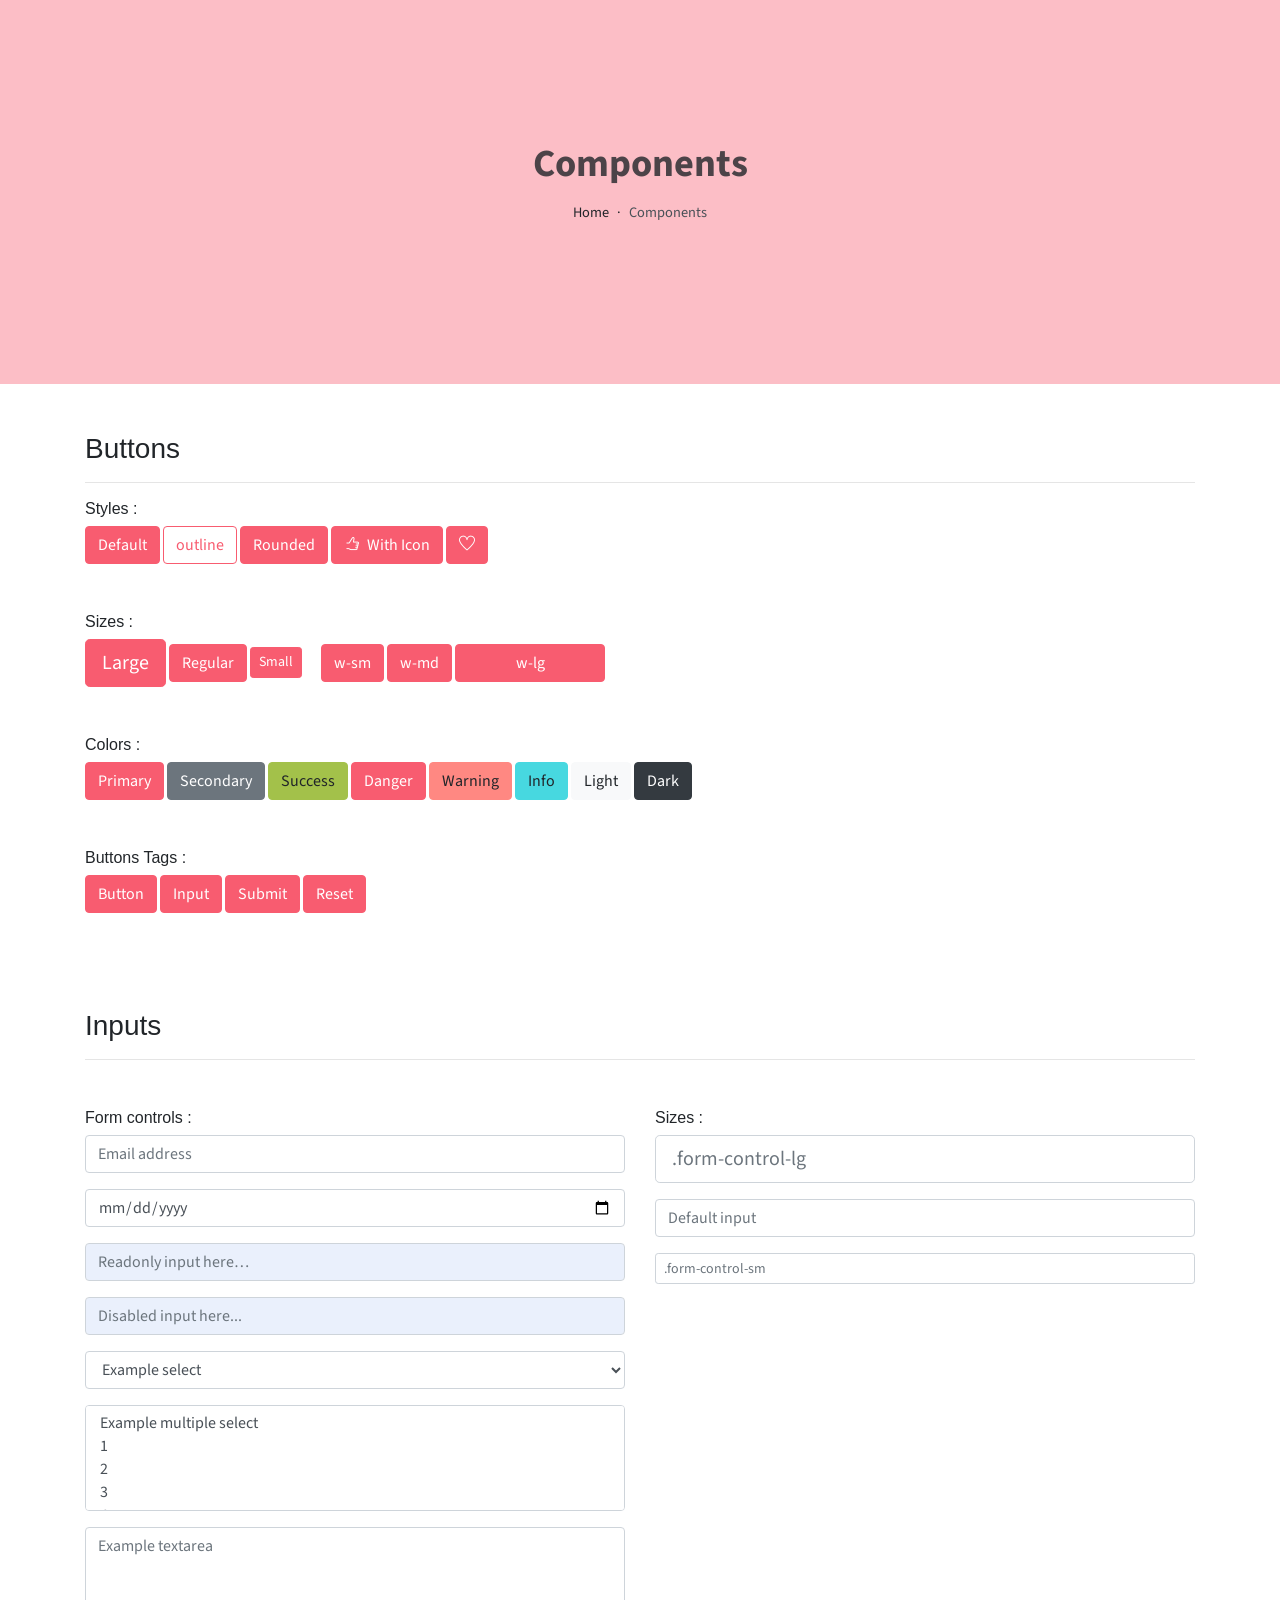
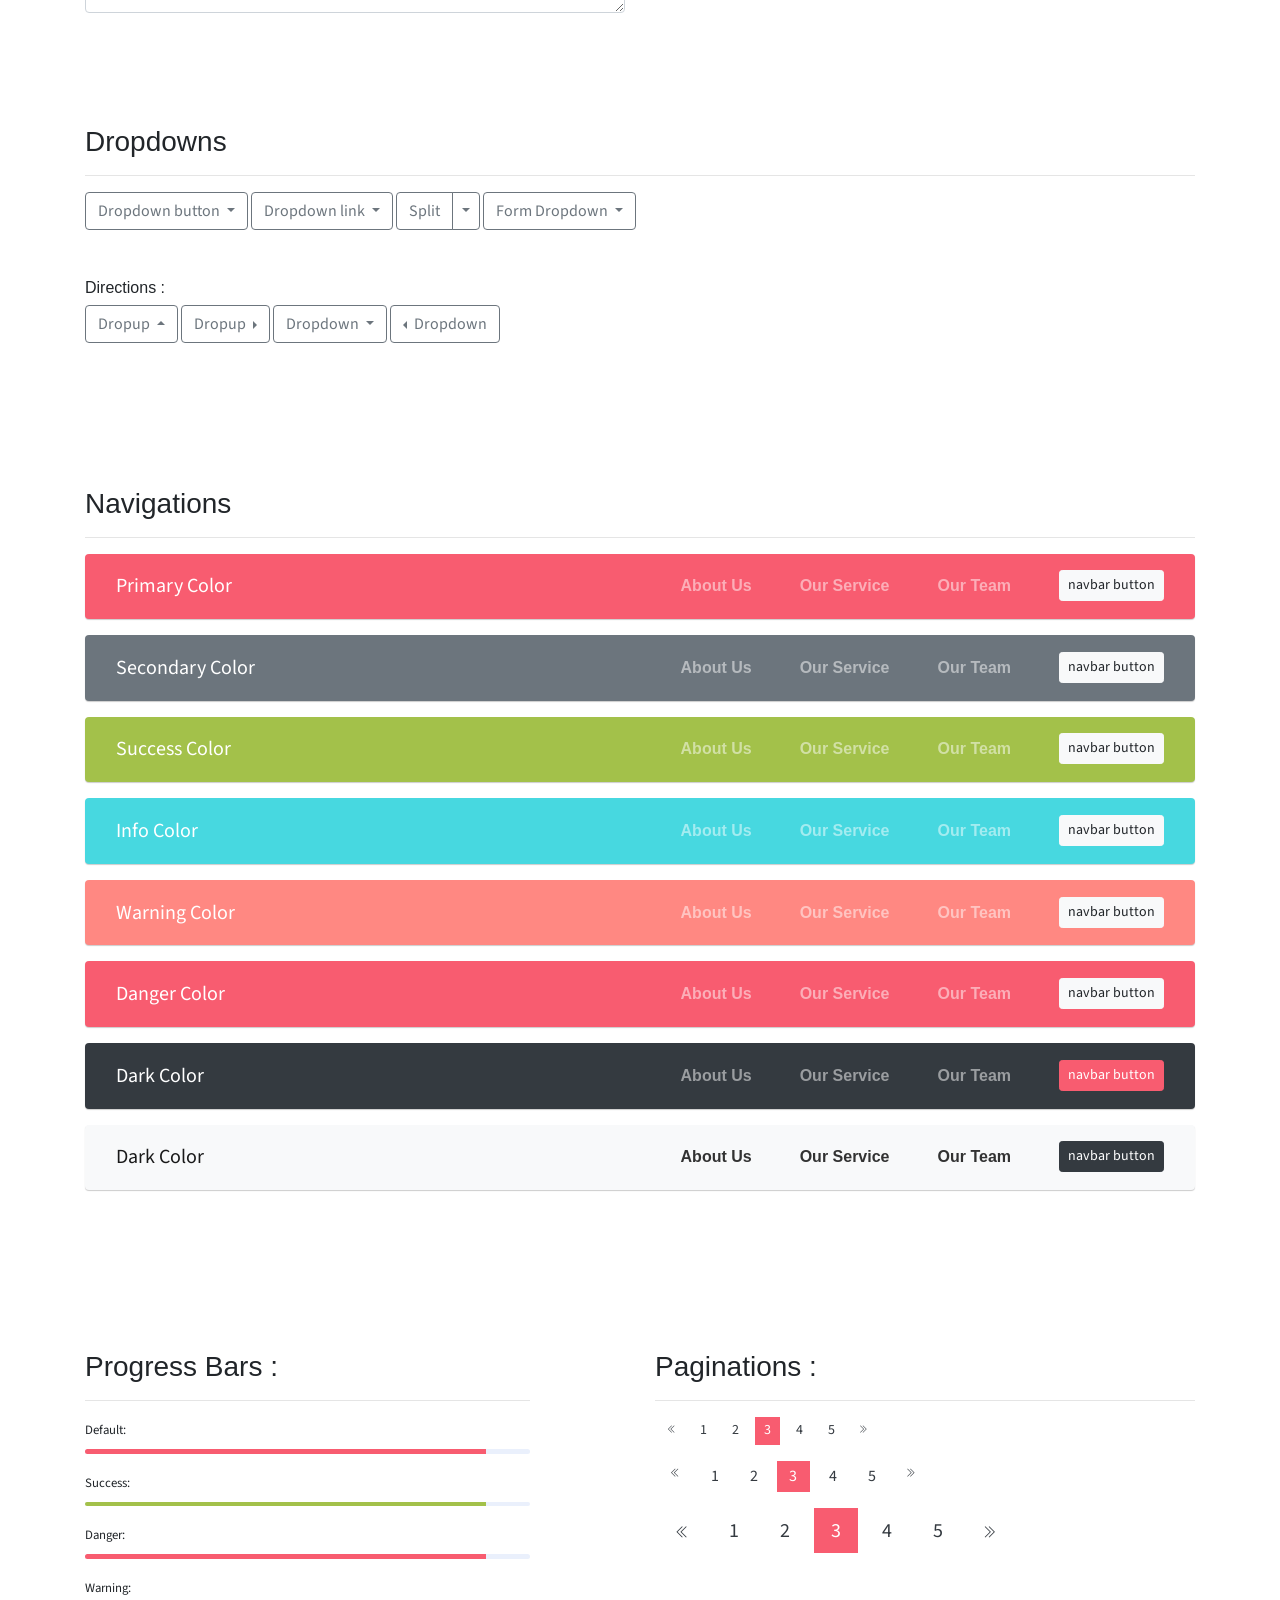
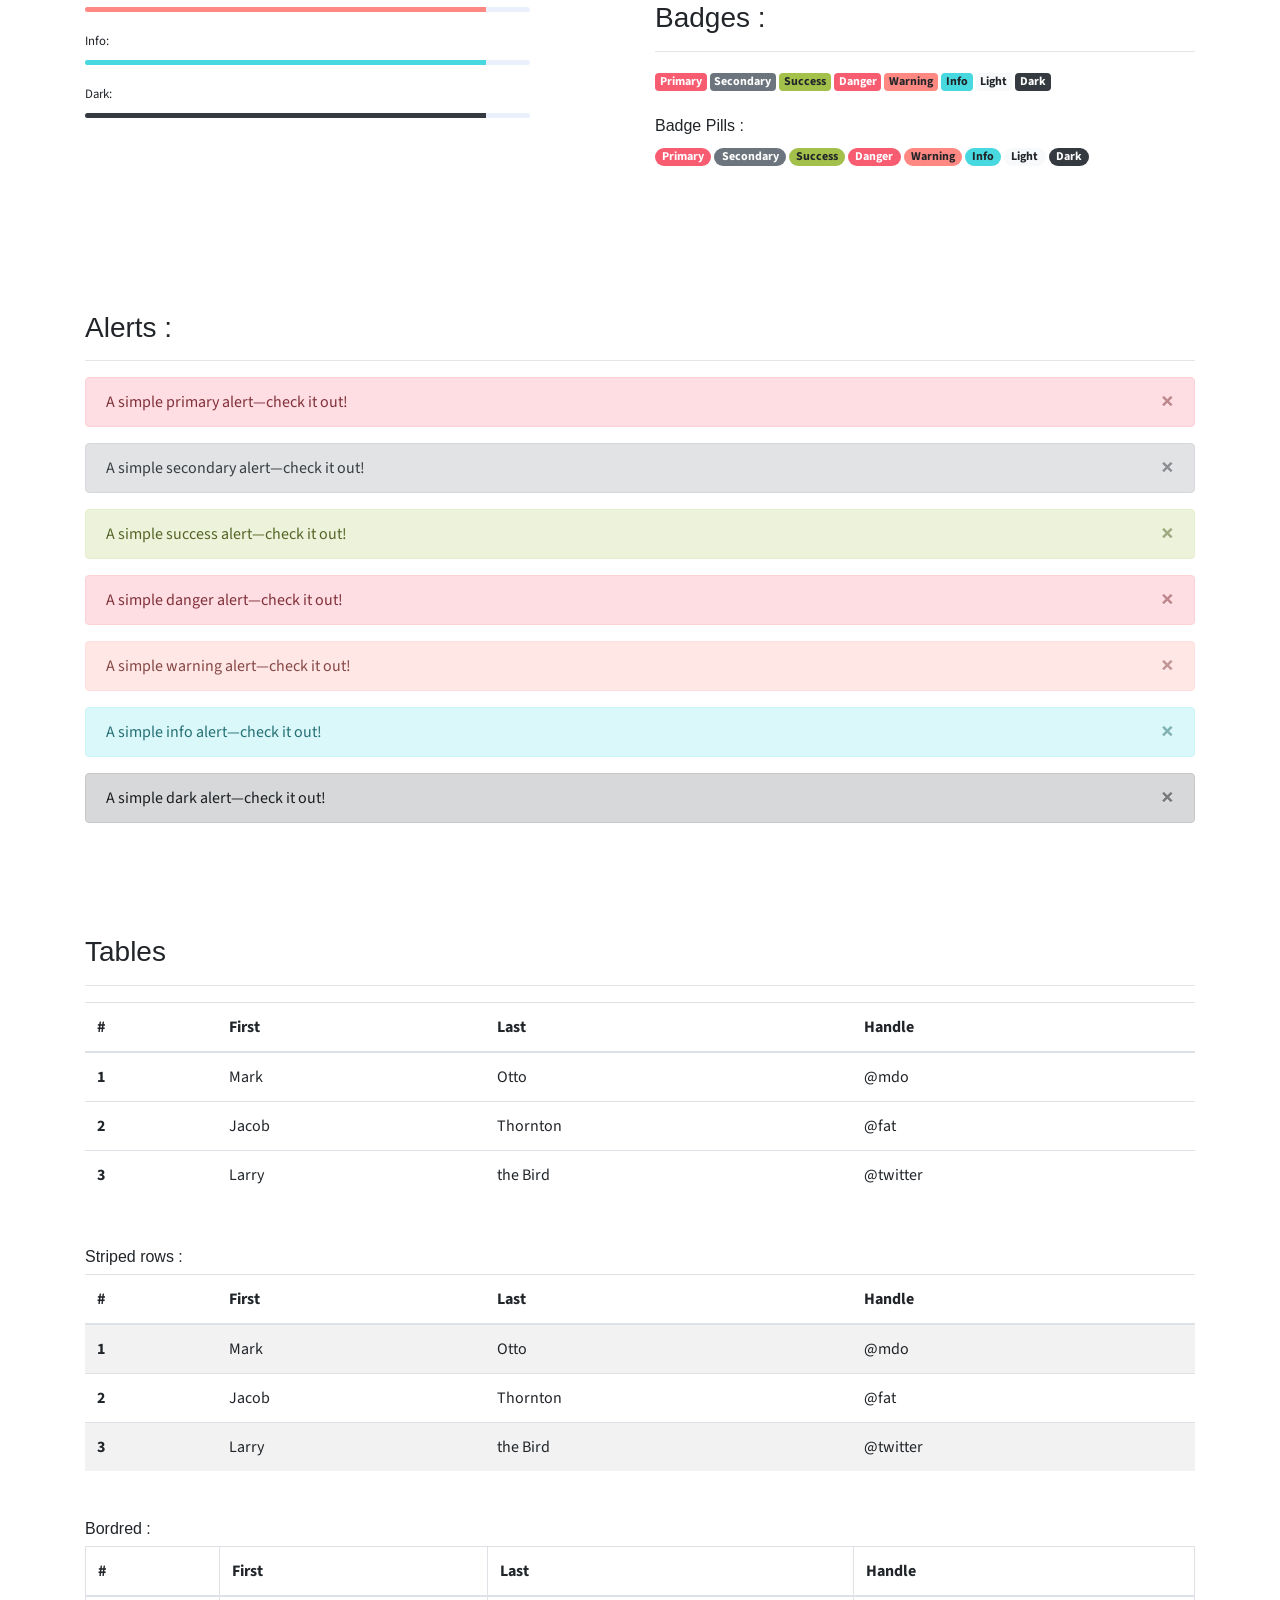
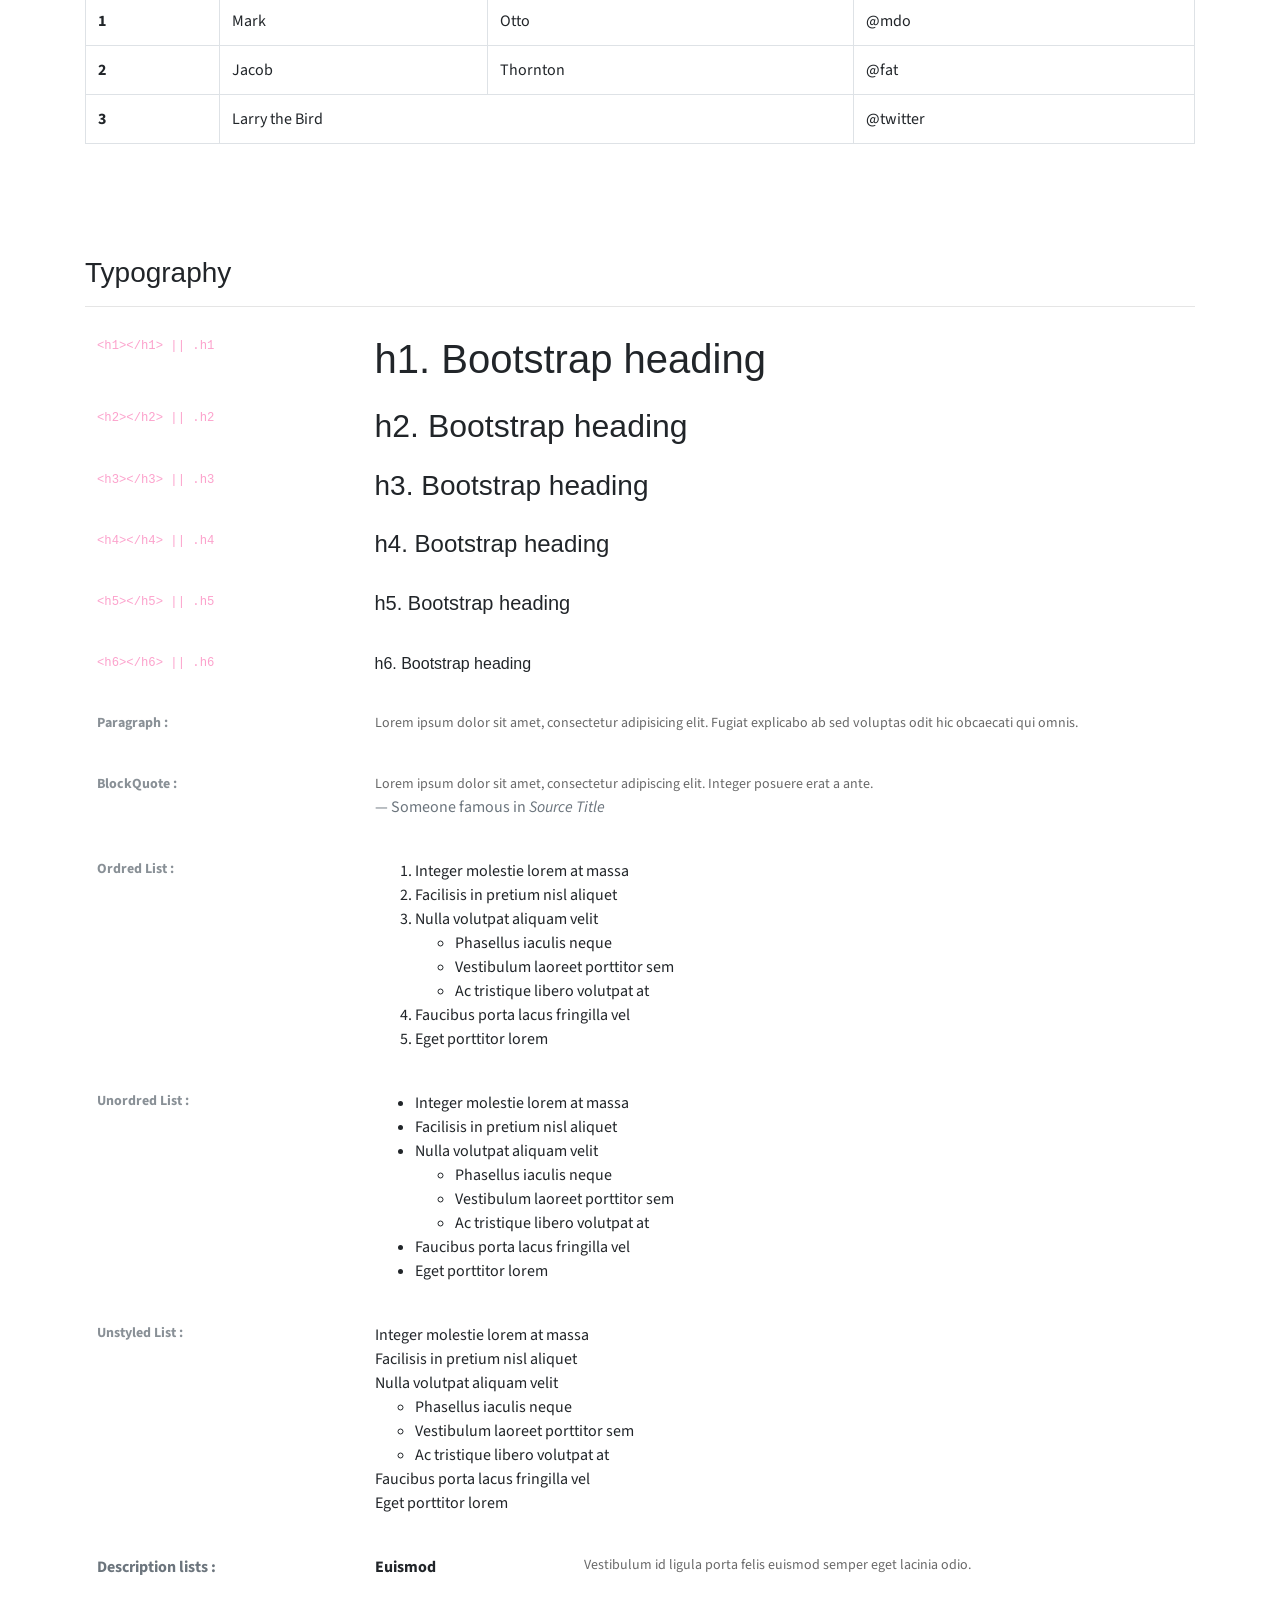
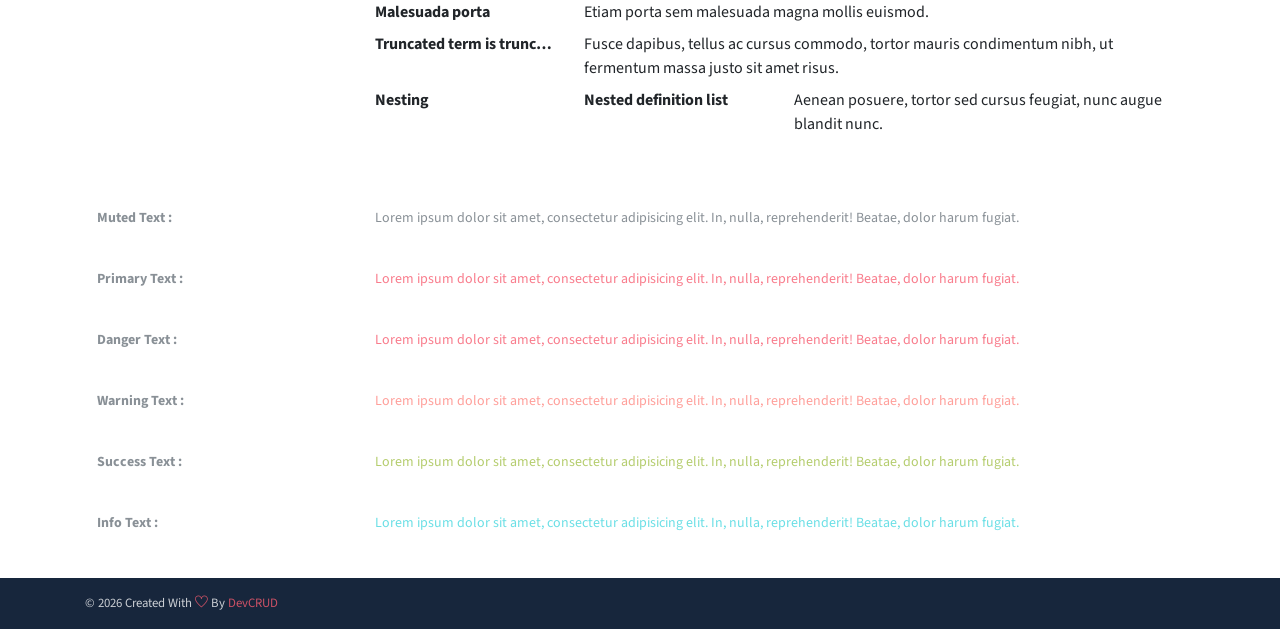
<file: components.html>
<!DOCTYPE html>
<html lang="en">
<head>
   <meta charset="utf-8">
   <meta name="viewport" content="width=device-width, initial-scale=1, shrink-to-fit=no">
   <meta name="description" content="Start your development with JohnDoe landing page.">
   <meta name="author" content="Devcrud">
   <title>JohnDoe Landing page | Components</title>
   <link rel="icon" href="assets/imgs/favicon.png" type="image/png">
   <!-- font icons -->
   <link rel="stylesheet" href="assets/vendors/themify-icons/css/themify-icons.css">
   <!-- Bootstrap + Steller  -->
   <link rel="stylesheet" href="assets/css/johndoe.css">
</head>
<body>

   <!-- Page Header -->
   <header class="header header-mini"> 
      <div class="header-title">Components</div> 
      <nav aria-label="breadcrumb">
         <ol class="breadcrumb">
            <li class="breadcrumb-item"><a href="/">Home</a></li>
            <li class="breadcrumb-item active" aria-current="page">Components</li>
         </ol>
      </nav>
   </header> <!-- End Of Page Header -->

   <!-- main content -->
   <div class="container">

      <!-- Buttons -->
      <h3 class="mt-5">Buttons</h3>
      <hr>
      <h6 class="section-secondary-title">Styles :</h6>
      <button class="btn btn-primary">Default</button>
      <button class="btn btn-outline-primary">outline</button>
      <button class="btn btn-primary rounded">Rounded</button>
      <button class="btn btn-primary rounded"><i class="ti-thumb-up pr-1"></i> With Icon</button>
      <button class="btn btn-primary circle"><i class="ti-heart"></i></button>

      <h6 class="section-secondary-title mt-5">Sizes :</h6>
      <button class="btn btn-primary btn-lg">Large</button>
      <button class="btn btn-primary ">Regular</button>
      <button class="btn btn-primary btn-sm">Small</button>
      <button class="btn btn-primary w-sm ml-3">w-sm</button>
      <button class="btn btn-primary w-md">w-md</button>
      <button class="btn btn-primary w-lg">w-lg</button>

      <h6 class="section-secondary-title mt-5">Colors :</h6>          
      <button type="button" class="btn btn-primary">Primary</button>
      <button type="button" class="btn btn-secondary">Secondary</button>
      <button type="button" class="btn btn-success">Success</button>
      <button type="button" class="btn btn-danger">Danger</button>
      <button type="button" class="btn btn-warning">Warning</button>
      <button type="button" class="btn btn-info">Info</button>
      <button type="button" class="btn btn-light">Light</button>
      <button type="button" class="btn btn-dark">Dark</button>

      <h6 class="section-secondary-title mt-5">Buttons Tags :</h6>
      <button class="btn btn-primary" type="submit">Button</button>
      <input class="btn btn-primary" type="button" value="Input">
      <input class="btn btn-primary" type="submit" value="Submit">
      <input class="btn btn-primary" type="reset" value="Reset">
      
      <!-- devider -->
      <div class="py-5"></div>

      <!-- Inputs -->
      <h3>Inputs</h3>
      <hr>
      <div class="row mt-5">
         <div class="col-md-6">
            <h6 class="section-secondary-title">Form controls :</h6>        
            <div class="form-group">
               <input type="email" class="form-control" id="exampleFormControlInput1" placeholder="Email address">
            </div>
            <div class="form-group">
               <input type="date" class="form-control" id="exampleFormControlInput1" placeholder="Date">
            </div>
            <div class="form-group">
               <input class="form-control" type="text" placeholder="Readonly input here…" readonly>
            </div>
            <div class="form-group">
               <input class="form-control" id="disabledInput" type="text" placeholder="Disabled input here..." disabled>
            </div>
            <div class="form-group">
               <select class="form-control" id="exampleFormControlSelect1">
                  <option>Example select</option>
                  <option>1</option>
                  <option>2</option>
                  <option>3</option>
                  <option>4</option>
                  <option>5</option>
               </select>
            </div>
            <div class="form-group">
               <select multiple class="form-control" id="exampleFormControlSelect2">
                  <option>Example multiple select</option>
                  <option>1</option>
                  <option>2</option>
                  <option>3</option>
                  <option>4</option>
                  <option>5</option>
               </select>
            </div>
            <div class="form-group">
               <textarea class="form-control" id="exampleFormControlTextarea1" rows="3" placeholder="Example textarea"></textarea>
            </div>
         </div>
         <div class="col-md-6">
            <h6 class="section-secondary-title">Sizes :</h6>    
            <div class="form-group">
               <input class="form-control form-control-lg" type="text" placeholder=".form-control-lg">             
            </div>
            <div class="form-group">
               <input class="form-control" type="text" placeholder="Default input">
            </div>
            <div class="form-group">
               <input class="form-control form-control-sm" type="text" placeholder=".form-control-sm"> 
            </div>
         </div>
      </div> <!-- end of inputs -->   

      <!-- devider -->
      <div class="py-5"></div>             

      <!-- Dropdowns -->
      <h3 class="components-section-title font-weight-normal">Dropdowns</h3>
      <hr>
      <div class="dropdown d-inline-block">
         <button class="btn btn-outline-secondary dropdown-toggle" type="button" id="dropdownMenuButton" data-toggle="dropdown" aria-haspopup="true" aria-expanded="false">
         Dropdown button
         </button>
         <div class="dropdown-menu" aria-labelledby="dropdownMenuButton">
         <a class="dropdown-item" href="#">Action</a>
         <a class="dropdown-item" href="#">Another action</a>
         <a class="dropdown-item" href="#">Something else here</a>
         </div>
      </div>
      <div class="dropdown d-inline-block">
         <a class="btn btn-outline-secondary dropdown-toggle" href="#" role="button" id="dropdownMenuLink" data-toggle="dropdown" aria-haspopup="true" aria-expanded="false">
            Dropdown link
         </a>
         <div class="dropdown-menu" aria-labelledby="dropdownMenuLink">
            <a class="dropdown-item" href="#">Action</a>
            <a class="dropdown-item" href="#">Another action</a>
            <a class="dropdown-item" href="#">Something else here</a>
         </div>
      </div>
      <div class="btn-group">
         <button type="button" class="btn btn-outline-secondary">Split</button>
         <button type="button" class="btn btn-outline-secondary dropdown-toggle dropdown-toggle-split" data-toggle="dropdown" aria-haspopup="true" aria-expanded="false">
         <span class="sr-only">Toggle Dropdown</span>
         </button>
         <div class="dropdown-menu">
            <a class="dropdown-item" href="#">Action</a>
            <a class="dropdown-item" href="#">Another action</a>
            <a class="dropdown-item" href="#">Something else here</a>
            <div class="dropdown-divider"></div>
            <a class="dropdown-item" href="#">Separated link</a>
         </div>
      </div>
      <div class="btn-group">
         <button class="btn btn-outline-secondary dropdown-toggle" type="button" id="dropdownMenuButton" data-toggle="dropdown" aria-haspopup="true" aria-expanded="false">
            Form Dropdown
         </button>
         <div class="dropdown-menu form">
            <form class="px-4 py-3">
               <div class="form-group">
                  <input type="email" class="form-control" id="exampleDropdownFormEmail1" placeholder="email@example.com">
               </div>
               <div class="form-group">
                  <input type="password" class="form-control" id="exampleDropdownFormPassword1" placeholder="Password">
               </div>
               <div class="form-check mb-3">
                  <input type="checkbox" class="form-check-input" id="dropdownCheck">
                  <label class="form-check-label" for="dropdownCheck">
                     Remember me
                  </label>
               </div>
               <button type="submit" class="btn btn-primary btn-block">Sign in</button>
            </form>
            <div class="dropdown-divider"></div>
            <a class="dropdown-item" href="#"><small>New around here? Sign up</small></a>
            <a class="dropdown-item" href="#"><small>Forgot password?</small></a>
         </div>
      </div>       
      <h6 class="section-secondary-title mt-5">Directions :</h6>  
      <div class="btn-group dropup">
         <button type="button" class="btn btn-outline-secondary dropdown-toggle" data-toggle="dropdown" aria-haspopup="true" aria-expanded="false">
            Dropup
         </button>
         <div class="dropdown-menu">
            <a class="dropdown-item" href="#">Action</a>
            <a class="dropdown-item" href="#">Another action</a>
            <a class="dropdown-item" href="#">Something else here</a>
            <div class="dropdown-divider"></div>
            <a class="dropdown-item" href="#">Separated link</a>
         </div>
      </div>
      <div class="btn-group dropright">
         <button type="button" class="btn btn-outline-secondary dropdown-toggle" data-toggle="dropdown" aria-haspopup="true" aria-expanded="false">
            Dropup
         </button>
         <div class="dropdown-menu">
            <a class="dropdown-item" href="#">Action</a>
            <a class="dropdown-item" href="#">Another action</a>
            <a class="dropdown-item" href="#">Something else here</a>
            <div class="dropdown-divider"></div>
            <a class="dropdown-item" href="#">Separated link</a>
         </div>
      </div>
      <div class="btn-group">
         <button type="button" class="btn btn-outline-secondary dropdown-toggle" data-toggle="dropdown" aria-haspopup="true" aria-expanded="false">
            Dropdown
         </button>
         <div class="dropdown-menu">
            <a class="dropdown-item" href="#">Action</a>
            <a class="dropdown-item" href="#">Another action</a>
            <a class="dropdown-item" href="#">Something else here</a>
            <div class="dropdown-divider"></div>
            <a class="dropdown-item" href="#">Separated link</a>
         </div>
      </div>
      <div class="btn-group dropleft">
         <button type="button" class="btn btn-outline-secondary dropdown-toggle" data-toggle="dropdown" aria-haspopup="true" aria-expanded="false">
            Dropdown
         </button>
         <div class="dropdown-menu">
            <a class="dropdown-item" href="#">Action</a>
            <a class="dropdown-item" href="#">Another action</a>
            <a class="dropdown-item" href="#">Something else here</a>
            <div class="dropdown-divider"></div>
            <a class="dropdown-item" href="#">Separated link</a>
         </div>
      </div> <!-- end of Dropdowns -->  

      <!-- devider -->
      <div class="py-5"></div>   

      <!-- navbars -->
      <h3 class="components-section-title font-weight-normal mt-5">Navigations</h3>
      <hr>
      <nav class="navbar navbar-expand-sm navbar-dark bg-primary rounded shadow mb-3">
         <div class="container">
            <a class="navbar-brand" href="#">Primary Color</a>
            <button class="navbar-toggler ml-auto" type="button" data-toggle="collapse" data-target="#navbarSupportedContent" aria-controls="navbarSupportedContent" aria-expanded="false" aria-label="Toggle navigation">
            <span class="navbar-toggler-icon"></span>
            </button>
            <div class="collapse navbar-collapse" id="navbarSupportedContent">
               <ul class="navbar-nav ml-auto"> 
                  <li class="nav-item">
                     <a class="nav-link" href="#about">About Us</a>
                  </li>
                  <li class="nav-item">
                     <a class="nav-link" href="#service">Our Service</a>
                  </li>
                  <li class="nav-item">
                     <a class="nav-link" href="#team">Our Team</a>
                  </li>
                  <li class="nav-item">
                     <a href="#book-table" class="ml-4 mt-1 btn btn-light btn-sm">navbar button</a>
                  </li>
               </ul>                       
            </div>
         </div>
      </nav>
      <nav class="navbar navbar-expand-sm navbar-dark bg-secondary rounded shadow mb-3">
         <div class="container">
            <a class="navbar-brand" href="#">Secondary Color</a>
            <button class="navbar-toggler ml-auto" type="button" data-toggle="collapse" data-target="#navbarSupportedContent" aria-controls="navbarSupportedContent" aria-expanded="false" aria-label="Toggle navigation">
            <span class="navbar-toggler-icon"></span>
            </button>
            <div class="collapse navbar-collapse" id="navbarSupportedContent">
               <ul class="navbar-nav ml-auto"> 
                  <li class="nav-item">
                     <a class="nav-link" href="#about">About Us</a>
                  </li>
                  <li class="nav-item">
                     <a class="nav-link" href="#service">Our Service</a>
                  </li>
                  <li class="nav-item">
                     <a class="nav-link" href="#team">Our Team</a>
                  </li>
                  <li class="nav-item">
                     <a href="#book-table" class="ml-4 mt-1 btn btn-light btn-sm">navbar button</a>
                  </li>
               </ul>                       
            </div>
         </div>
      </nav>
      <nav class="navbar navbar-expand-sm navbar-dark bg-success rounded shadow mb-3">
         <div class="container">
            <a class="navbar-brand" href="#">Success Color</a>
            <button class="navbar-toggler ml-auto" type="button" data-toggle="collapse" data-target="#navbarSupportedContent" aria-controls="navbarSupportedContent" aria-expanded="false" aria-label="Toggle navigation">
            <span class="navbar-toggler-icon"></span>
            </button>
            <div class="collapse navbar-collapse" id="navbarSupportedContent">
               <ul class="navbar-nav ml-auto"> 
                  <li class="nav-item">
                     <a class="nav-link" href="#about">About Us</a>
                  </li>
                  <li class="nav-item">
                     <a class="nav-link" href="#service">Our Service</a>
                  </li>
                  <li class="nav-item">
                     <a class="nav-link" href="#team">Our Team</a>
                  </li>
                  <li class="nav-item">
                     <a href="#book-table" class="ml-4 mt-1 btn btn-light btn-sm">navbar button</a>
                  </li>
               </ul>                       
            </div>
         </div>
      </nav>
      <nav class="navbar navbar-expand-sm navbar-dark bg-info rounded shadow mb-3">
         <div class="container">
            <a class="navbar-brand" href="#">Info Color</a>
            <button class="navbar-toggler ml-auto" type="button" data-toggle="collapse" data-target="#navbarSupportedContent" aria-controls="navbarSupportedContent" aria-expanded="false" aria-label="Toggle navigation">
            <span class="navbar-toggler-icon"></span>
            </button>
            <div class="collapse navbar-collapse" id="navbarSupportedContent">
               <ul class="navbar-nav ml-auto"> 
                  <li class="nav-item">
                     <a class="nav-link" href="#about">About Us</a>
                  </li>
                  <li class="nav-item">
                     <a class="nav-link" href="#service">Our Service</a>
                  </li>
                  <li class="nav-item">
                     <a class="nav-link" href="#team">Our Team</a>
                  </li>
                  <li class="nav-item">
                     <a href="#book-table" class="ml-4 mt-1 btn btn-light btn-sm">navbar button</a>
                  </li>
               </ul>                       
            </div>
         </div>
      </nav>
      <nav class="navbar navbar-expand-sm navbar-dark bg-warning rounded shadow mb-3">
         <div class="container">
            <a class="navbar-brand" href="#">Warning Color</a>
            <button class="navbar-toggler ml-auto" type="button" data-toggle="collapse" data-target="#navbarSupportedContent" aria-controls="navbarSupportedContent" aria-expanded="false" aria-label="Toggle navigation">
            <span class="navbar-toggler-icon"></span>
            </button>
            <div class="collapse navbar-collapse" id="navbarSupportedContent">
               <ul class="navbar-nav ml-auto"> 
                  <li class="nav-item">
                     <a class="nav-link" href="#about">About Us</a>
                  </li>
                  <li class="nav-item">
                     <a class="nav-link" href="#service">Our Service</a>
                  </li>
                  <li class="nav-item">
                     <a class="nav-link" href="#team">Our Team</a>
                  </li>
                  <li class="nav-item">
                     <a href="#book-table" class="ml-4 mt-1 btn btn-light btn-sm">navbar button</a>
                  </li>
               </ul>                       
            </div>
         </div>
      </nav>
      <nav class="navbar navbar-expand-sm navbar-dark bg-danger rounded shadow mb-3">
         <div class="container">
            <a class="navbar-brand" href="#">Danger Color</a>
            <button class="navbar-toggler ml-auto" type="button" data-toggle="collapse" data-target="#navbarSupportedContent" aria-controls="navbarSupportedContent" aria-expanded="false" aria-label="Toggle navigation">
            <span class="navbar-toggler-icon"></span>
            </button>
            <div class="collapse navbar-collapse" id="navbarSupportedContent">
               <ul class="navbar-nav ml-auto"> 
                  <li class="nav-item">
                     <a class="nav-link" href="#about">About Us</a>
                  </li>
                  <li class="nav-item">
                     <a class="nav-link" href="#service">Our Service</a>
                  </li>
                  <li class="nav-item">
                     <a class="nav-link" href="#team">Our Team</a>
                  </li>
                  <li class="nav-item">
                     <a href="#book-table" class="ml-4 mt-1 btn btn-light btn-sm">navbar button</a>
                  </li>
               </ul>                       
            </div>
         </div>
      </nav>
      <nav class="navbar navbar-expand-sm navbar-dark bg-dark rounded shadow mb-3">
         <div class="container">
            <a class="navbar-brand" href="#">Dark Color</a>
            <button class="navbar-toggler ml-auto" type="button" data-toggle="collapse" data-target="#navbarSupportedContent" aria-controls="navbarSupportedContent" aria-expanded="false" aria-label="Toggle navigation">
            <span class="navbar-toggler-icon"></span>
            </button>
            <div class="collapse navbar-collapse" id="navbarSupportedContent">
               <ul class="navbar-nav ml-auto"> 
                  <li class="nav-item">
                     <a class="nav-link" href="#about">About Us</a>
                  </li>
                  <li class="nav-item">
                     <a class="nav-link" href="#service">Our Service</a>
                  </li>
                  <li class="nav-item">
                     <a class="nav-link" href="#team">Our Team</a>
                  </li>
                  <li class="nav-item">
                     <a href="#book-table" class="ml-4 mt-1 btn btn-primary btn-sm">navbar button</a>
                  </li>
               </ul>                       
            </div>
         </div>
      </nav>
      <nav class="navbar navbar-expand-sm navbar-light bg-light rounded shadow mb-3">
         <div class="container">
            <a class="navbar-brand" href="#">Dark Color</a>
            <button class="navbar-toggler ml-auto" type="button" data-toggle="collapse" data-target="#navbarSupportedContent" aria-controls="navbarSupportedContent" aria-expanded="false" aria-label="Toggle navigation">
            <span class="navbar-toggler-icon"></span>
            </button>
            <div class="collapse navbar-collapse" id="navbarSupportedContent">
               <ul class="navbar-nav ml-auto"> 
                  <li class="nav-item">
                     <a class="nav-link" href="#about">About Us</a>
                  </li>
                  <li class="nav-item">
                     <a class="nav-link" href="#service">Our Service</a>
                  </li>
                  <li class="nav-item">
                     <a class="nav-link" href="#team">Our Team</a>
                  </li>
                  <li class="nav-item">
                     <a href="#book-table" class="ml-4 mt-1 btn btn-dark btn-sm">navbar button</a>
                  </li>
               </ul>                       
            </div>
         </div>
      </nav>
      <!-- End of navbars -->

      <!-- devider -->
      <div class="py-5"></div>   
      
      <!-- progress bars -->
      <div class="row justify-content-between">
         <div class="col-md-5">
            <h3 class="components-section-title font-weight-normal mt-5">Progress Bars :</h3>
            <hr>
            <small>Default: </small>
            <div class="progress mt-2 mb-3">
               <div class="progress-bar" role="progressbar" style="width: 90%" aria-valuenow="25" aria-valuemin="0" aria-valuemax="100"></div>
            </div>
            <small>Success:</small>
            <div class="progress mt-2 mb-3">
               <div class="progress-bar bg-success" role="progressbar" style="width: 90%" aria-valuenow="25" aria-valuemin="0" aria-valuemax="100"></div>
            </div>
            <small>Danger:</small>
            <div class="progress mt-2 mb-3">
               <div class="progress-bar bg-danger" role="progressbar" style="width: 90%" aria-valuenow="25" aria-valuemin="0" aria-valuemax="100"></div>
            </div>
            <small>Warning:</small>
            <div class="progress mt-2 mb-3">
               <div class="progress-bar bg-warning" role="progressbar" style="width: 90%" aria-valuenow="25" aria-valuemin="0" aria-valuemax="100"></div>
            </div>
            <small>Info:</small>
            <div class="progress mt-2 mb-3">
               <div class="progress-bar bg-info" role="progressbar" style="width: 90%" aria-valuenow="25" aria-valuemin="0" aria-valuemax="100"></div>
            </div>
            <small>Dark:</small>
            <div class="progress mt-2 mb-3">
               <div class="progress-bar bg-dark" role="progressbar" style="width: 90%" aria-valuenow="25" aria-valuemin="0" aria-valuemax="100"></div>
            </div>
         </div>
         <div class="col-md-6">
            <h3 class="components-section-title font-weight-normal mt-5">Paginations :</h3>
            <hr>
            <nav aria-label="Page navigation example">
               <ul class="pagination pagination-sm">
                  <li class="page-item"><a class="page-link" href="#"><i class="ti-angle-double-left"></i></a></li>
                  <li class="page-item"><a class="page-link" href="#">1</a></li>
                  <li class="page-item"><a class="page-link" href="#">2</a></li>
                  <li class="page-item active"><a class="page-link" href="#">3</a></li>
                  <li class="page-item"><a class="page-link" href="#">4</a></li>
                  <li class="page-item"><a class="page-link" href="#">5</a></li>
                  <li class="page-item"><a class="page-link" href="#"><i class="ti-angle-double-right"></i></a></li>
               </ul>
            </nav>
            <nav aria-label="Page navigation example">
               <ul class="pagination">
               <li class="page-item"><a class="page-link" href="#"><i class="ti-angle-double-left"></i></a></li>
                  <li class="page-item"><a class="page-link" href="#">1</a></li>
                  <li class="page-item"><a class="page-link" href="#">2</a></li>
                  <li class="page-item active"><a class="page-link" href="#">3</a></li>
                  <li class="page-item"><a class="page-link" href="#">4</a></li>
                  <li class="page-item"><a class="page-link" href="#">5</a></li>
                  <li class="page-item"><a class="page-link" href="#"><i class="ti-angle-double-right"></i></a></li>
               </ul>
            </nav>
            <nav aria-label="Page navigation example">
               <ul class="pagination pagination-lg">
                  <li class="page-item"><a class="page-link" href="#"><i class="ti-angle-double-left"></i></a></li>
                  <li class="page-item"><a class="page-link" href="#">1</a></li>
                  <li class="page-item"><a class="page-link" href="#">2</a></li>
                  <li class="page-item active"><a class="page-link" href="#">3</a></li>
                  <li class="page-item"><a class="page-link" href="#">4</a></li>
                  <li class="page-item"><a class="page-link" href="#">5</a></li>
                  <li class="page-item"><a class="page-link" href="#"><i class="ti-angle-double-right"></i></a></li>
               </ul>
            </nav>

            <!-- Badges -->
            <h3 class="components-section-title font-weight-normal mt-5">Badges :</h3>
            <hr>
            <span class="badge badge-primary">Primary</span>
            <span class="badge badge-secondary">Secondary</span>
            <span class="badge badge-success">Success</span>
            <span class="badge badge-danger">Danger</span>
            <span class="badge badge-warning">Warning</span>
            <span class="badge badge-info">Info</span>
            <span class="badge badge-light">Light</span>
            <span class="badge badge-dark">Dark</span>
            <h6 class="section-secondary-title mt-4 mb-2">Badge Pills :</h6>
            <span class="badge badge-pill badge-primary">Primary</span>
            <span class="badge badge-pill badge-secondary">Secondary</span>
            <span class="badge badge-pill badge-success">Success</span>
            <span class="badge badge-pill badge-danger">Danger</span>
            <span class="badge badge-pill badge-warning">Warning</span>
            <span class="badge badge-pill badge-info">Info</span>
            <span class="badge badge-pill badge-light">Light</span>
            <span class="badge badge-pill badge-dark">Dark</span>
         </div>
      </div> <!-- End of Progress bars -->

      <!-- devider -->
      <div class="py-5"></div>  

      <!-- Alerts -->
      <h3 class="components-section-title font-weight-normal mt-5">Alerts :</h3>
      <hr>
      <div class="alert alert-primary alert-dismissible fade show" role="alert">
         A simple primary alert—check it out!
         <button type="button" class="close" data-dismiss="alert" aria-label="Close">
            <span aria-hidden="true">&times;</span>
         </button>
      </div>
      <div class="alert alert-secondary alert-dismissible fade show" role="alert">
         A simple secondary alert—check it out!
         <button type="button" class="close" data-dismiss="alert" aria-label="Close">
            <span aria-hidden="true">&times;</span>
         </button>
      </div>
      <div class="alert alert-success alert-dismissible fade show" role="alert">
         A simple success alert—check it out!
         <button type="button" class="close" data-dismiss="alert" aria-label="Close">
            <span aria-hidden="true">&times;</span>
         </button>
      </div>
      <div class="alert alert-danger alert-dismissible fade show" role="alert">
         A simple danger alert—check it out!
         <button type="button" class="close" data-dismiss="alert" aria-label="Close">
            <span aria-hidden="true">&times;</span>
         </button>
      </div>
      <div class="alert alert-warning alert-dismissible fade show" role="alert">
         A simple warning alert—check it out!
         <button type="button" class="close" data-dismiss="alert" aria-label="Close">
            <span aria-hidden="true">&times;</span>
         </button>
      </div>
      <div class="alert alert-info alert-dismissible fade show" role="alert">
         A simple info alert—check it out!
         <button type="button" class="close" data-dismiss="alert" aria-label="Close">
            <span aria-hidden="true">&times;</span>
         </button>
      </div>
      <div class="alert alert-dark alert-dismissible fade show" role="alert">
         A simple dark alert—check it out!
         <button type="button" class="close" data-dismiss="alert" aria-label="Close">
            <span aria-hidden="true">&times;</span>
         </button>
      </div>
      <!-- end of alerts -->

      <!-- devider -->
      <div class="py-5"></div> 
   
      <!-- tables -->
      <h3 class="components-section-title">Tables</h3>
      <hr>
      <table class="table">
         <thead>
            <tr>
               <th scope="col">#</th>
               <th scope="col">First</th>
               <th scope="col">Last</th>
               <th scope="col">Handle</th>
            </tr>
         </thead>
         <tbody>
            <tr>
               <th scope="row">1</th>
               <td>Mark</td>
               <td>Otto</td>
               <td>@mdo</td>
            </tr>
            <tr>
               <th scope="row">2</th>
               <td>Jacob</td>
               <td>Thornton</td>
               <td>@fat</td>
            </tr>
            <tr>
               <th scope="row">3</th>
               <td>Larry</td>
               <td>the Bird</td>
               <td>@twitter</td>
            </tr>
         </tbody>
      </table>

      <h6 class="section-secondary-title mt-5">Striped rows :</h6>
      <table class="table table-striped">
         <thead>
            <tr>
               <th scope="col">#</th>
               <th scope="col">First</th>
               <th scope="col">Last</th>
               <th scope="col">Handle</th>
            </tr>
         </thead>
         <tbody>
            <tr>
               <th scope="row">1</th>
               <td>Mark</td>
               <td>Otto</td>
               <td>@mdo</td>
            </tr>
            <tr>
               <th scope="row">2</th>
               <td>Jacob</td>
               <td>Thornton</td>
               <td>@fat</td>
            </tr>
            <tr>
               <th scope="row">3</th>
               <td>Larry</td>
               <td>the Bird</td>
               <td>@twitter</td>
            </tr>
         </tbody>
      </table>

      <h6 class="section-secondary-title mt-5">Bordred :</h6>
      <table class="table table-bordered">
         <thead>
            <tr>
               <th scope="col">#</th>
               <th scope="col">First</th>
               <th scope="col">Last</th>
               <th scope="col">Handle</th>
            </tr>
         </thead>
         <tbody>
            <tr>
               <th scope="row">1</th>
               <td>Mark</td>
               <td>Otto</td>
               <td>@mdo</td>
            </tr>
            <tr>
               <th scope="row">2</th>
               <td>Jacob</td>
               <td>Thornton</td>
               <td>@fat</td>
            </tr>
            <tr>
               <th scope="row">3</th>
               <td colspan="2">Larry the Bird</td>
               <td>@twitter</td>
            </tr>
         </tbody>
      </table>
      <!-- end of tables -->

      <!-- devider -->
      <div class="py-5"></div> 

      <!-- typography -->
      <h3 class="components-section-title">Typography</h3>
      <hr>
     
      <table class="table table-borderless v-align-center">
         <tbody>
            <tr>
               <td>
                  <p><code class="highlighter-rouge">&lt;h1&gt;&lt;/h1&gt; || .h1</code></p>
               </td>
               <td class="w-75"><span class="h1">h1. Bootstrap heading</span></td>
            </tr>
            <tr>
               <td>
                  <p><code class="highlighter-rouge">&lt;h2&gt;&lt;/h2&gt; || .h2</code></p>
               </td>
               <td><span class="h2">h2. Bootstrap heading</span></td>
            </tr>
            <tr>
               <td>
                  <p><code class="highlighter-rouge">&lt;h3&gt;&lt;/h3&gt; || .h3</code></p>
               </td>
               <td><span class="h3">h3. Bootstrap heading</span></td>
            </tr>
            <tr>
               <td>
                  <p><code class="highlighter-rouge">&lt;h4&gt;&lt;/h4&gt; || .h4</code></p>
               </td>
               <td><span class="h4">h4. Bootstrap heading</span></td>
            </tr>
            <tr>
               <td>
                  <p><code class="highlighter-rouge">&lt;h5&gt;&lt;/h5&gt; || .h5</code></p>
               </td>
               <td><span class="h5">h5. Bootstrap heading</span></td>
            </tr>
            <tr>
               <td>
                  <p><code class="highlighter-rouge">&lt;h6&gt;&lt;/h6&gt; || .h6</code></p>
               </td>
               <td><span class="h6">h6. Bootstrap heading</span></td>
            </tr>
            <tr>
               <td>
                  <p class="font-weight-bold text-muted">Paragraph :</p>
               </td>
               <td><p>Lorem ipsum dolor sit amet, consectetur adipisicing elit. Fugiat explicabo ab sed voluptas odit hic obcaecati qui omnis.</p></td>
            </tr>
            <tr>
               <td>
                  <p class="font-weight-bold text-muted">BlockQuote :</p>
               </td>
               <td>
                  <blockquote class="blockquote">
                     <p class="mb-0">Lorem ipsum dolor sit amet, consectetur adipiscing elit. Integer posuere erat a ante.</p>
                     <footer class="blockquote-footer">Someone famous in <cite title="Source Title">Source Title</cite></footer>
                  </blockquote>
               </td>
            </tr>

            
            <tr>
               <td><p class="font-weight-bold text-muted">Ordred List :</p></td>
               <td>
                  <ol>
                     <li>Integer molestie lorem at massa</li>
                     <li>Facilisis in pretium nisl aliquet</li>
                     <li>Nulla volutpat aliquam velit
                        <ul>
                           <li>Phasellus iaculis neque</li>
                           <li>Vestibulum laoreet porttitor sem</li>
                           <li>Ac tristique libero volutpat at</li>
                        </ul>
                     </li>
                     <li>Faucibus porta lacus fringilla vel</li>
                     <li>Eget porttitor lorem</li>
                  </ol>
               </td>
            </tr>
            <tr>
               <td><p class="font-weight-bold text-muted">Unordred List :</p></td>
               <td>
                  <ul >
                     <li>Integer molestie lorem at massa</li>
                     <li>Facilisis in pretium nisl aliquet</li>
                     <li>Nulla volutpat aliquam velit
                        <ul>
                           <li>Phasellus iaculis neque</li>
                           <li>Vestibulum laoreet porttitor sem</li>
                           <li>Ac tristique libero volutpat at</li>
                        </ul>
                     </li>
                     <li>Faucibus porta lacus fringilla vel</li>
                     <li>Eget porttitor lorem</li>
                  </ul>
               </td>
            </tr>
            <tr>
               <td><p class="font-weight-bold text-muted">Unstyled List :</p></td>
               <td>
                  <ul class="list-unstyled">
                     <li>Integer molestie lorem at massa</li>
                     <li>Facilisis in pretium nisl aliquet</li>
                     <li>Nulla volutpat aliquam velit
                        <ul>
                           <li>Phasellus iaculis neque</li>
                           <li>Vestibulum laoreet porttitor sem</li>
                           <li>Ac tristique libero volutpat at</li>
                        </ul>
                     </li>
                     <li>Faucibus porta lacus fringilla vel</li>
                     <li>Eget porttitor lorem</li>
                  </ul>
               </td>
            </tr>
            <tr>
               <td class="font-weight-bold text-muted">Description lists : </td>
               <td>
                  <dl class="row">
                     <dt class="col-sm-3">Euismod</dt>
                     <dd class="col-sm-9">
                        <p>Vestibulum id ligula porta felis euismod semper eget lacinia odio.</p>
                     </dd>

                     <dt class="col-sm-3">Malesuada porta</dt>
                     <dd class="col-sm-9">Etiam porta sem malesuada magna mollis euismod.</dd>

                     <dt class="col-sm-3 text-truncate">Truncated term is truncated</dt>
                     <dd class="col-sm-9">Fusce dapibus, tellus ac cursus commodo, tortor mauris condimentum nibh, ut fermentum massa justo sit amet risus.</dd>

                     <dt class="col-sm-3">Nesting</dt>
                     <dd class="col-sm-9">
                        <dl class="row">
                           <dt class="col-sm-4">Nested definition list</dt>
                           <dd class="col-sm-8">Aenean posuere, tortor sed cursus feugiat, nunc augue blandit nunc.</dd>
                        </dl>
                     </dd>
                  </dl>
               </td>
            </tr>
            <tr>
               <td>
                  <p class="font-weight-bold text-muted">Muted Text :</p>
               </td>
               <td>
                  <p class="text-muted">Lorem ipsum dolor sit amet, consectetur adipisicing elit. In, nulla, reprehenderit! Beatae, dolor harum fugiat.</p>
               </td>
            </tr>
            <tr>
               <td>
                  <p class="font-weight-bold text-muted">Primary Text :</p>
               </td>
               <td>
                  <p class="text-primary">Lorem ipsum dolor sit amet, consectetur adipisicing elit. In, nulla, reprehenderit! Beatae, dolor harum fugiat.</p>
               </td>
            </tr>
            <tr>
               <td>
                  <p class="font-weight-bold text-muted">Danger Text :</p>
               </td>
               <td>
                  <p class="text-danger">Lorem ipsum dolor sit amet, consectetur adipisicing elit. In, nulla, reprehenderit! Beatae, dolor harum fugiat.</p>
               </td>
            </tr>
            <tr>
               <td>
                  <p class="font-weight-bold text-muted">Warning Text :</p>
               </td>
               <td>
                  <p class="text-warning">Lorem ipsum dolor sit amet, consectetur adipisicing elit. In, nulla, reprehenderit! Beatae, dolor harum fugiat.</p>
               </td>
            </tr>
            <tr>
               <td>
                  <p class="font-weight-bold text-muted">Success Text :</p>
               </td>
               <td>
                  <p class="text-success">Lorem ipsum dolor sit amet, consectetur adipisicing elit. In, nulla, reprehenderit! Beatae, dolor harum fugiat.</p>
               </td>
            </tr>
            <tr>
               <td>
                  <p class="font-weight-bold text-muted">Info Text :</p>
               </td>
               <td>
                  <p class="text-info">Lorem ipsum dolor sit amet, consectetur adipisicing elit. In, nulla, reprehenderit! Beatae, dolor harum fugiat.</p>
               </td>
            </tr>
         </tbody>
      </table>
   </div>
   <!-- end of typography -->

   <!-- Page Footer -->
   <footer class="footer py-3">
        <div class="container">
            <p class="small mb-0 text-light">
                &copy; <script>document.write(new Date().getFullYear())</script> Created With <i class="ti-heart text-danger"></i> By <a href="http://devcrud.com" target="_blank"><span class="text-danger" title="Bootstrap 4 Themes and Dashboards">DevCRUD</span></a> 
            </p>
        </div>
    </footer>
   <!-- End of Page Footer -->  
   
   <!-- core  -->
   <script src="assets/vendors/jquery/jquery-3.4.1.js"></script>
   <script src="assets/vendors/bootstrap/bootstrap.bundle.js"></script>

</body>
</html>
</file>
<file: assets/vendors/themify-icons/css/themify-icons.css>
@font-face {
	font-family: 'themify';
	src:url("../fonts/themify.eot?-fvbane");
	src:url("../fonts/themify.eot?#iefix-fvbane") format("embedded-opentype"),
		url("../fonts/themify.woff?-fvbane") format("woff"),
		url("../fonts/themify.ttf?-fvbane") format("truetype"),
		url("../fonts/themify.svg?-fvbane#themify") format("svg");
	font-weight: normal;
	font-style: normal;
}

[class^="ti-"], [class*=" ti-"] {
	font-family: 'themify';
	speak: none;
	font-style: normal;
	font-weight: normal;
	font-variant: normal;
	text-transform: none;
	line-height: 1;

	/* Better Font Rendering =========== */
	-webkit-font-smoothing: antialiased;
	-moz-osx-font-smoothing: grayscale;
}

.ti-wand:before {
	content: "\e600";
}
.ti-volume:before {
	content: "\e601";
}
.ti-user:before {
	content: "\e602";
}
.ti-unlock:before {
	content: "\e603";
}
.ti-unlink:before {
	content: "\e604";
}
.ti-trash:before {
	content: "\e605";
}
.ti-thought:before {
	content: "\e606";
}
.ti-target:before {
	content: "\e607";
}
.ti-tag:before {
	content: "\e608";
}
.ti-tablet:before {
	content: "\e609";
}
.ti-star:before {
	content: "\e60a";
}
.ti-spray:before {
	content: "\e60b";
}
.ti-signal:before {
	content: "\e60c";
}
.ti-shopping-cart:before {
	content: "\e60d";
}
.ti-shopping-cart-full:before {
	content: "\e60e";
}
.ti-settings:before {
	content: "\e60f";
}
.ti-search:before {
	content: "\e610";
}
.ti-zoom-in:before {
	content: "\e611";
}
.ti-zoom-out:before {
	content: "\e612";
}
.ti-cut:before {
	content: "\e613";
}
.ti-ruler:before {
	content: "\e614";
}
.ti-ruler-pencil:before {
	content: "\e615";
}
.ti-ruler-alt:before {
	content: "\e616";
}
.ti-bookmark:before {
	content: "\e617";
}
.ti-bookmark-alt:before {
	content: "\e618";
}
.ti-reload:before {
	content: "\e619";
}
.ti-plus:before {
	content: "\e61a";
}
.ti-pin:before {
	content: "\e61b";
}
.ti-pencil:before {
	content: "\e61c";
}
.ti-pencil-alt:before {
	content: "\e61d";
}
.ti-paint-roller:before {
	content: "\e61e";
}
.ti-paint-bucket:before {
	content: "\e61f";
}
.ti-na:before {
	content: "\e620";
}
.ti-mobile:before {
	content: "\e621";
}
.ti-minus:before {
	content: "\e622";
}
.ti-medall:before {
	content: "\e623";
}
.ti-medall-alt:before {
	content: "\e624";
}
.ti-marker:before {
	content: "\e625";
}
.ti-marker-alt:before {
	content: "\e626";
}
.ti-arrow-up:before {
	content: "\e627";
}
.ti-arrow-right:before {
	content: "\e628";
}
.ti-arrow-left:before {
	content: "\e629";
}
.ti-arrow-down:before {
	content: "\e62a";
}
.ti-lock:before {
	content: "\e62b";
}
.ti-location-arrow:before {
	content: "\e62c";
}
.ti-link:before {
	content: "\e62d";
}
.ti-layout:before {
	content: "\e62e";
}
.ti-layers:before {
	content: "\e62f";
}
.ti-layers-alt:before {
	content: "\e630";
}
.ti-key:before {
	content: "\e631";
}
.ti-import:before {
	content: "\e632";
}
.ti-image:before {
	content: "\e633";
}
.ti-heart:before {
	content: "\e634";
}
.ti-heart-broken:before {
	content: "\e635";
}
.ti-hand-stop:before {
	content: "\e636";
}
.ti-hand-open:before {
	content: "\e637";
}
.ti-hand-drag:before {
	content: "\e638";
}
.ti-folder:before {
	content: "\e639";
}
.ti-flag:before {
	content: "\e63a";
}
.ti-flag-alt:before {
	content: "\e63b";
}
.ti-flag-alt-2:before {
	content: "\e63c";
}
.ti-eye:before {
	content: "\e63d";
}
.ti-export:before {
	content: "\e63e";
}
.ti-exchange-vertical:before {
	content: "\e63f";
}
.ti-desktop:before {
	content: "\e640";
}
.ti-cup:before {
	content: "\e641";
}
.ti-crown:before {
	content: "\e642";
}
.ti-comments:before {
	content: "\e643";
}
.ti-comment:before {
	content: "\e644";
}
.ti-comment-alt:before {
	content: "\e645";
}
.ti-close:before {
	content: "\e646";
}
.ti-clip:before {
	content: "\e647";
}
.ti-angle-up:before {
	content: "\e648";
}
.ti-angle-right:before {
	content: "\e649";
}
.ti-angle-left:before {
	content: "\e64a";
}
.ti-angle-down:before {
	content: "\e64b";
}
.ti-check:before {
	content: "\e64c";
}
.ti-check-box:before {
	content: "\e64d";
}
.ti-camera:before {
	content: "\e64e";
}
.ti-announcement:before {
	content: "\e64f";
}
.ti-brush:before {
	content: "\e650";
}
.ti-briefcase:before {
	content: "\e651";
}
.ti-bolt:before {
	content: "\e652";
}
.ti-bolt-alt:before {
	content: "\e653";
}
.ti-blackboard:before {
	content: "\e654";
}
.ti-bag:before {
	content: "\e655";
}
.ti-move:before {
	content: "\e656";
}
.ti-arrows-vertical:before {
	content: "\e657";
}
.ti-arrows-horizontal:before {
	content: "\e658";
}
.ti-fullscreen:before {
	content: "\e659";
}
.ti-arrow-top-right:before {
	content: "\e65a";
}
.ti-arrow-top-left:before {
	content: "\e65b";
}
.ti-arrow-circle-up:before {
	content: "\e65c";
}
.ti-arrow-circle-right:before {
	content: "\e65d";
}
.ti-arrow-circle-left:before {
	content: "\e65e";
}
.ti-arrow-circle-down:before {
	content: "\e65f";
}
.ti-angle-double-up:before {
	content: "\e660";
}
.ti-angle-double-right:before {
	content: "\e661";
}
.ti-angle-double-left:before {
	content: "\e662";
}
.ti-angle-double-down:before {
	content: "\e663";
}
.ti-zip:before {
	content: "\e664";
}
.ti-world:before {
	content: "\e665";
}
.ti-wheelchair:before {
	content: "\e666";
}
.ti-view-list:before {
	content: "\e667";
}
.ti-view-list-alt:before {
	content: "\e668";
}
.ti-view-grid:before {
	content: "\e669";
}
.ti-uppercase:before {
	content: "\e66a";
}
.ti-upload:before {
	content: "\e66b";
}
.ti-underline:before {
	content: "\e66c";
}
.ti-truck:before {
	content: "\e66d";
}
.ti-timer:before {
	content: "\e66e";
}
.ti-ticket:before {
	content: "\e66f";
}
.ti-thumb-up:before {
	content: "\e670";
}
.ti-thumb-down:before {
	content: "\e671";
}
.ti-text:before {
	content: "\e672";
}
.ti-stats-up:before {
	content: "\e673";
}
.ti-stats-down:before {
	content: "\e674";
}
.ti-split-v:before {
	content: "\e675";
}
.ti-split-h:before {
	content: "\e676";
}
.ti-smallcap:before {
	content: "\e677";
}
.ti-shine:before {
	content: "\e678";
}
.ti-shift-right:before {
	content: "\e679";
}
.ti-shift-left:before {
	content: "\e67a";
}
.ti-shield:before {
	content: "\e67b";
}
.ti-notepad:before {
	content: "\e67c";
}
.ti-server:before {
	content: "\e67d";
}
.ti-quote-right:before {
	content: "\e67e";
}
.ti-quote-left:before {
	content: "\e67f";
}
.ti-pulse:before {
	content: "\e680";
}
.ti-printer:before {
	content: "\e681";
}
.ti-power-off:before {
	content: "\e682";
}
.ti-plug:before {
	content: "\e683";
}
.ti-pie-chart:before {
	content: "\e684";
}
.ti-paragraph:before {
	content: "\e685";
}
.ti-panel:before {
	content: "\e686";
}
.ti-package:before {
	content: "\e687";
}
.ti-music:before {
	content: "\e688";
}
.ti-music-alt:before {
	content: "\e689";
}
.ti-mouse:before {
	content: "\e68a";
}
.ti-mouse-alt:before {
	content: "\e68b";
}
.ti-money:before {
	content: "\e68c";
}
.ti-microphone:before {
	content: "\e68d";
}
.ti-menu:before {
	content: "\e68e";
}
.ti-menu-alt:before {
	content: "\e68f";
}
.ti-map:before {
	content: "\e690";
}
.ti-map-alt:before {
	content: "\e691";
}
.ti-loop:before {
	content: "\e692";
}
.ti-location-pin:before {
	content: "\e693";
}
.ti-list:before {
	content: "\e694";
}
.ti-light-bulb:before {
	content: "\e695";
}
.ti-Italic:before {
	content: "\e696";
}
.ti-info:before {
	content: "\e697";
}
.ti-infinite:before {
	content: "\e698";
}
.ti-id-badge:before {
	content: "\e699";
}
.ti-hummer:before {
	content: "\e69a";
}
.ti-home:before {
	content: "\e69b";
}
.ti-help:before {
	content: "\e69c";
}
.ti-headphone:before {
	content: "\e69d";
}
.ti-harddrives:before {
	content: "\e69e";
}
.ti-harddrive:before {
	content: "\e69f";
}
.ti-gift:before {
	content: "\e6a0";
}
.ti-game:before {
	content: "\e6a1";
}
.ti-filter:before {
	content: "\e6a2";
}
.ti-files:before {
	content: "\e6a3";
}
.ti-file:before {
	content: "\e6a4";
}
.ti-eraser:before {
	content: "\e6a5";
}
.ti-envelope:before {
	content: "\e6a6";
}
.ti-download:before {
	content: "\e6a7";
}
.ti-direction:before {
	content: "\e6a8";
}
.ti-direction-alt:before {
	content: "\e6a9";
}
.ti-dashboard:before {
	content: "\e6aa";
}
.ti-control-stop:before {
	content: "\e6ab";
}
.ti-control-shuffle:before {
	content: "\e6ac";
}
.ti-control-play:before {
	content: "\e6ad";
}
.ti-control-pause:before {
	content: "\e6ae";
}
.ti-control-forward:before {
	content: "\e6af";
}
.ti-control-backward:before {
	content: "\e6b0";
}
.ti-cloud:before {
	content: "\e6b1";
}
.ti-cloud-up:before {
	content: "\e6b2";
}
.ti-cloud-down:before {
	content: "\e6b3";
}
.ti-clipboard:before {
	content: "\e6b4";
}
.ti-car:before {
	content: "\e6b5";
}
.ti-calendar:before {
	content: "\e6b6";
}
.ti-book:before {
	content: "\e6b7";
}
.ti-bell:before {
	content: "\e6b8";
}
.ti-basketball:before {
	content: "\e6b9";
}
.ti-bar-chart:before {
	content: "\e6ba";
}
.ti-bar-chart-alt:before {
	content: "\e6bb";
}
.ti-back-right:before {
	content: "\e6bc";
}
.ti-back-left:before {
	content: "\e6bd";
}
.ti-arrows-corner:before {
	content: "\e6be";
}
.ti-archive:before {
	content: "\e6bf";
}
.ti-anchor:before {
	content: "\e6c0";
}
.ti-align-right:before {
	content: "\e6c1";
}
.ti-align-left:before {
	content: "\e6c2";
}
.ti-align-justify:before {
	content: "\e6c3";
}
.ti-align-center:before {
	content: "\e6c4";
}
.ti-alert:before {
	content: "\e6c5";
}
.ti-alarm-clock:before {
	content: "\e6c6";
}
.ti-agenda:before {
	content: "\e6c7";
}
.ti-write:before {
	content: "\e6c8";
}
.ti-window:before {
	content: "\e6c9";
}
.ti-widgetized:before {
	content: "\e6ca";
}
.ti-widget:before {
	content: "\e6cb";
}
.ti-widget-alt:before {
	content: "\e6cc";
}
.ti-wallet:before {
	content: "\e6cd";
}
.ti-video-clapper:before {
	content: "\e6ce";
}
.ti-video-camera:before {
	content: "\e6cf";
}
.ti-vector:before {
	content: "\e6d0";
}
.ti-themify-logo:before {
	content: "\e6d1";
}
.ti-themify-favicon:before {
	content: "\e6d2";
}
.ti-themify-favicon-alt:before {
	content: "\e6d3";
}
.ti-support:before {
	content: "\e6d4";
}
.ti-stamp:before {
	content: "\e6d5";
}
.ti-split-v-alt:before {
	content: "\e6d6";
}
.ti-slice:before {
	content: "\e6d7";
}
.ti-shortcode:before {
	content: "\e6d8";
}
.ti-shift-right-alt:before {
	content: "\e6d9";
}
.ti-shift-left-alt:before {
	content: "\e6da";
}
.ti-ruler-alt-2:before {
	content: "\e6db";
}
.ti-receipt:before {
	content: "\e6dc";
}
.ti-pin2:before {
	content: "\e6dd";
}
.ti-pin-alt:before {
	content: "\e6de";
}
.ti-pencil-alt2:before {
	content: "\e6df";
}
.ti-palette:before {
	content: "\e6e0";
}
.ti-more:before {
	content: "\e6e1";
}
.ti-more-alt:before {
	content: "\e6e2";
}
.ti-microphone-alt:before {
	content: "\e6e3";
}
.ti-magnet:before {
	content: "\e6e4";
}
.ti-line-double:before {
	content: "\e6e5";
}
.ti-line-dotted:before {
	content: "\e6e6";
}
.ti-line-dashed:before {
	content: "\e6e7";
}
.ti-layout-width-full:before {
	content: "\e6e8";
}
.ti-layout-width-default:before {
	content: "\e6e9";
}
.ti-layout-width-default-alt:before {
	content: "\e6ea";
}
.ti-layout-tab:before {
	content: "\e6eb";
}
.ti-layout-tab-window:before {
	content: "\e6ec";
}
.ti-layout-tab-v:before {
	content: "\e6ed";
}
.ti-layout-tab-min:before {
	content: "\e6ee";
}
.ti-layout-slider:before {
	content: "\e6ef";
}
.ti-layout-slider-alt:before {
	content: "\e6f0";
}
.ti-layout-sidebar-right:before {
	content: "\e6f1";
}
.ti-layout-sidebar-none:before {
	content: "\e6f2";
}
.ti-layout-sidebar-left:before {
	content: "\e6f3";
}
.ti-layout-placeholder:before {
	content: "\e6f4";
}
.ti-layout-menu:before {
	content: "\e6f5";
}
.ti-layout-menu-v:before {
	content: "\e6f6";
}
.ti-layout-menu-separated:before {
	content: "\e6f7";
}
.ti-layout-menu-full:before {
	content: "\e6f8";
}
.ti-layout-media-right-alt:before {
	content: "\e6f9";
}
.ti-layout-media-right:before {
	content: "\e6fa";
}
.ti-layout-media-overlay:before {
	content: "\e6fb";
}
.ti-layout-media-overlay-alt:before {
	content: "\e6fc";
}
.ti-layout-media-overlay-alt-2:before {
	content: "\e6fd";
}
.ti-layout-media-left-alt:before {
	content: "\e6fe";
}
.ti-layout-media-left:before {
	content: "\e6ff";
}
.ti-layout-media-center-alt:before {
	content: "\e700";
}
.ti-layout-media-center:before {
	content: "\e701";
}
.ti-layout-list-thumb:before {
	content: "\e702";
}
.ti-layout-list-thumb-alt:before {
	content: "\e703";
}
.ti-layout-list-post:before {
	content: "\e704";
}
.ti-layout-list-large-image:before {
	content: "\e705";
}
.ti-layout-line-solid:before {
	content: "\e706";
}
.ti-layout-grid4:before {
	content: "\e707";
}
.ti-layout-grid3:before {
	content: "\e708";
}
.ti-layout-grid2:before {
	content: "\e709";
}
.ti-layout-grid2-thumb:before {
	content: "\e70a";
}
.ti-layout-cta-right:before {
	content: "\e70b";
}
.ti-layout-cta-left:before {
	content: "\e70c";
}
.ti-layout-cta-center:before {
	content: "\e70d";
}
.ti-layout-cta-btn-right:before {
	content: "\e70e";
}
.ti-layout-cta-btn-left:before {
	content: "\e70f";
}
.ti-layout-column4:before {
	content: "\e710";
}
.ti-layout-column3:before {
	content: "\e711";
}
.ti-layout-column2:before {
	content: "\e712";
}
.ti-layout-accordion-separated:before {
	content: "\e713";
}
.ti-layout-accordion-merged:before {
	content: "\e714";
}
.ti-layout-accordion-list:before {
	content: "\e715";
}
.ti-ink-pen:before {
	content: "\e716";
}
.ti-info-alt:before {
	content: "\e717";
}
.ti-help-alt:before {
	content: "\e718";
}
.ti-headphone-alt:before {
	content: "\e719";
}
.ti-hand-point-up:before {
	content: "\e71a";
}
.ti-hand-point-right:before {
	content: "\e71b";
}
.ti-hand-point-left:before {
	content: "\e71c";
}
.ti-hand-point-down:before {
	content: "\e71d";
}
.ti-gallery:before {
	content: "\e71e";
}
.ti-face-smile:before {
	content: "\e71f";
}
.ti-face-sad:before {
	content: "\e720";
}
.ti-credit-card:before {
	content: "\e721";
}
.ti-control-skip-forward:before {
	content: "\e722";
}
.ti-control-skip-backward:before {
	content: "\e723";
}
.ti-control-record:before {
	content: "\e724";
}
.ti-control-eject:before {
	content: "\e725";
}
.ti-comments-smiley:before {
	content: "\e726";
}
.ti-brush-alt:before {
	content: "\e727";
}
.ti-youtube:before {
	content: "\e728";
}
.ti-vimeo:before {
	content: "\e729";
}
.ti-twitter:before {
	content: "\e72a";
}
.ti-time:before {
	content: "\e72b";
}
.ti-tumblr:before {
	content: "\e72c";
}
.ti-skype:before {
	content: "\e72d";
}
.ti-share:before {
	content: "\e72e";
}
.ti-share-alt:before {
	content: "\e72f";
}
.ti-rocket:before {
	content: "\e730";
}
.ti-pinterest:before {
	content: "\e731";
}
.ti-new-window:before {
	content: "\e732";
}
.ti-microsoft:before {
	content: "\e733";
}
.ti-list-ol:before {
	content: "\e734";
}
.ti-linkedin:before {
	content: "\e735";
}
.ti-layout-sidebar-2:before {
	content: "\e736";
}
.ti-layout-grid4-alt:before {
	content: "\e737";
}
.ti-layout-grid3-alt:before {
	content: "\e738";
}
.ti-layout-grid2-alt:before {
	content: "\e739";
}
.ti-layout-column4-alt:before {
	content: "\e73a";
}
.ti-layout-column3-alt:before {
	content: "\e73b";
}
.ti-layout-column2-alt:before {
	content: "\e73c";
}
.ti-instagram:before {
	content: "\e73d";
}
.ti-google:before {
	content: "\e73e";
}
.ti-github:before {
	content: "\e73f";
}
.ti-flickr:before {
	content: "\e740";
}
.ti-facebook:before {
	content: "\e741";
}
.ti-dropbox:before {
	content: "\e742";
}
.ti-dribbble:before {
	content: "\e743";
}
.ti-apple:before {
	content: "\e744";
}
.ti-android:before {
	content: "\e745";
}
.ti-save:before {
	content: "\e746";
}
.ti-save-alt:before {
	content: "\e747";
}
.ti-yahoo:before {
	content: "\e748";
}
.ti-wordpress:before {
	content: "\e749";
}
.ti-vimeo-alt:before {
	content: "\e74a";
}
.ti-twitter-alt:before {
	content: "\e74b";
}
.ti-tumblr-alt:before {
	content: "\e74c";
}
.ti-trello:before {
	content: "\e74d";
}
.ti-stack-overflow:before {
	content: "\e74e";
}
.ti-soundcloud:before {
	content: "\e74f";
}
.ti-sharethis:before {
	content: "\e750";
}
.ti-sharethis-alt:before {
	content: "\e751";
}
.ti-reddit:before {
	content: "\e752";
}
.ti-pinterest-alt:before {
	content: "\e753";
}
.ti-microsoft-alt:before {
	content: "\e754";
}
.ti-linux:before {
	content: "\e755";
}
.ti-jsfiddle:before {
	content: "\e756";
}
.ti-joomla:before {
	content: "\e757";
}
.ti-html5:before {
	content: "\e758";
}
.ti-flickr-alt:before {
	content: "\e759";
}
.ti-email:before {
	content: "\e75a";
}
.ti-drupal:before {
	content: "\e75b";
}
.ti-dropbox-alt:before {
	content: "\e75c";
}
.ti-css3:before {
	content: "\e75d";
}
.ti-rss:before {
	content: "\e75e";
}
.ti-rss-alt:before {
	content: "\e75f";
}
</file>
<file: assets/css/johndoe.css>
@charset "UTF-8";
/*!
=========================================================
* JohnDoe Landing page
=========================================================

* Copyright: 2019 DevCRUD (https://devcrud.com)
* Licensed: (https://devcrud.com/licenses)
* Coded by www.devcrud.com

=========================================================

* The above copyright notice and this permission notice shall be included in all copies or substantial portions of the Software.
*/
@import url("https://fonts.googleapis.com/css?family=Source+Sans+Pro:200,200i,300,300i,400,400i,600,600i,700,700i,900,900i&display=swap");
:root {
  --blue: #79A9F5;
  --indigo: #C45F90;
  --purple: #A16AE8;
  --pink: #FC8BC0;
  --red: #F85C70;
  --orange: #FF8882;
  --yellow: #FAD02C;
  --green: #A3C14A;
  --teal: #20c997;
  --cyan: #47D8E0;
  --white: #fff;
  --gray: #6c757d;
  --gray-dark: #343a40;
  --primary: #F85C70;
  --secondary: #6c757d;
  --success: #A3C14A;
  --info: #47D8E0;
  --warning: #FF8882;
  --danger: #F85C70;
  --light: #f8f9fa;
  --dark: #343a40;
  --breakpoint-xs: 0;
  --breakpoint-sm: 576px;
  --breakpoint-md: 768px;
  --breakpoint-lg: 992px;
  --breakpoint-xl: 1200px;
  --font-family-sans-serif: "Source Sans Pro", sans-serif;
  --font-family-monospace: SFMono-Regular, Menlo, Monaco, Consolas, "Liberation Mono", "Courier New", monospace;
}

*,
*::before,
*::after {
  box-sizing: border-box;
}

html {
  font-family: sans-serif;
  line-height: 1.15;
  -webkit-text-size-adjust: 100%;
  -webkit-tap-highlight-color: rgba(0, 0, 0, 0);
}

article, aside, figcaption, figure, footer, header, hgroup, main, nav, section {
  display: block;
}

body {
  margin: 0;
  font-family: "Source Sans Pro", sans-serif;
  font-size: 1rem;
  font-weight: 400;
  line-height: 1.5;
  color: #212529;
  text-align: left;
  background-color: #fff;
}

[tabindex="-1"]:focus {
  outline: 0 !important;
}

hr {
  box-sizing: content-box;
  height: 0;
  overflow: visible;
}

h1, h2, h3, h4, h5, h6 {
  margin-top: 0;
  margin-bottom: 0.5rem;
}

p {
  margin-top: 0;
  margin-bottom: 1rem;
}

abbr[title],
abbr[data-original-title] {
  text-decoration: underline;
  -webkit-text-decoration: underline dotted;
          text-decoration: underline dotted;
  cursor: help;
  border-bottom: 0;
  -webkit-text-decoration-skip-ink: none;
          text-decoration-skip-ink: none;
}

address {
  margin-bottom: 1rem;
  font-style: normal;
  line-height: inherit;
}

ol,
ul,
dl {
  margin-top: 0;
  margin-bottom: 1rem;
}

ol ol,
ul ul,
ol ul,
ul ol {
  margin-bottom: 0;
}

dt {
  font-weight: 700;
}

dd {
  margin-bottom: .5rem;
  margin-left: 0;
}

blockquote {
  margin: 0 0 1rem;
}

b,
strong {
  font-weight: bolder;
}

small {
  font-size: 80%;
}

sub,
sup {
  position: relative;
  font-size: 75%;
  line-height: 0;
  vertical-align: baseline;
}

sub {
  bottom: -.25em;
}

sup {
  top: -.5em;
}

a {
  color: #F85C70;
  text-decoration: none;
  background-color: transparent;
}

a:hover {
  color: #f51330;
  text-decoration: none;
}

a:not([href]):not([tabindex]) {
  color: inherit;
  text-decoration: none;
}

a:not([href]):not([tabindex]):hover, a:not([href]):not([tabindex]):focus {
  color: inherit;
  text-decoration: none;
}

a:not([href]):not([tabindex]):focus {
  outline: 0;
}

pre,
code,
kbd,
samp {
  font-family: SFMono-Regular, Menlo, Monaco, Consolas, "Liberation Mono", "Courier New", monospace;
  font-size: 1em;
}

pre {
  margin-top: 0;
  margin-bottom: 1rem;
  overflow: auto;
}

figure {
  margin: 0 0 1rem;
}

img {
  vertical-align: middle;
  border-style: none;
}

svg {
  overflow: hidden;
  vertical-align: middle;
}

table {
  border-collapse: collapse;
}

caption {
  padding-top: 0.75rem;
  padding-bottom: 0.75rem;
  color: #6c757d;
  text-align: left;
  caption-side: bottom;
}

th {
  text-align: inherit;
}

label {
  display: inline-block;
  margin-bottom: 0.5rem;
}

button {
  border-radius: 0;
}

button:focus {
  outline: 1px dotted;
  outline: 5px auto -webkit-focus-ring-color;
}

input,
button,
select,
optgroup,
textarea {
  margin: 0;
  font-family: inherit;
  font-size: inherit;
  line-height: inherit;
}

button,
input {
  overflow: visible;
}

button,
select {
  text-transform: none;
}

select {
  word-wrap: normal;
}

button,
[type="button"],
[type="reset"],
[type="submit"] {
  -webkit-appearance: button;
}

button:not(:disabled),
[type="button"]:not(:disabled),
[type="reset"]:not(:disabled),
[type="submit"]:not(:disabled) {
  cursor: pointer;
}

button::-moz-focus-inner,
[type="button"]::-moz-focus-inner,
[type="reset"]::-moz-focus-inner,
[type="submit"]::-moz-focus-inner {
  padding: 0;
  border-style: none;
}

input[type="radio"],
input[type="checkbox"] {
  box-sizing: border-box;
  padding: 0;
}

input[type="date"],
input[type="time"],
input[type="datetime-local"],
input[type="month"] {
  -webkit-appearance: listbox;
}

textarea {
  overflow: auto;
  resize: vertical;
}

fieldset {
  min-width: 0;
  padding: 0;
  margin: 0;
  border: 0;
}

legend {
  display: block;
  width: 100%;
  max-width: 100%;
  padding: 0;
  margin-bottom: .5rem;
  font-size: 1.5rem;
  line-height: inherit;
  color: inherit;
  white-space: normal;
}

progress {
  vertical-align: baseline;
}

[type="number"]::-webkit-inner-spin-button,
[type="number"]::-webkit-outer-spin-button {
  height: auto;
}

[type="search"] {
  outline-offset: -2px;
  -webkit-appearance: none;
}

[type="search"]::-webkit-search-decoration {
  -webkit-appearance: none;
}

::-webkit-file-upload-button {
  font: inherit;
  -webkit-appearance: button;
}

output {
  display: inline-block;
}

summary {
  display: list-item;
  cursor: pointer;
}

template {
  display: none;
}

[hidden] {
  display: none !important;
}

h1, h2, h3, h4, h5, h6,
.h1, .h2, .h3, .h4, .h5, .h6 {
  margin-bottom: 0.5rem;
  font-family: "Dosis", sans-serif;
  font-weight: 500;
  line-height: 1.2;
}

h1, .h1 {
  font-size: 2.5rem;
}

h2, .h2 {
  font-size: 2rem;
}

h3, .h3 {
  font-size: 1.75rem;
}

h4, .h4 {
  font-size: 1.5rem;
}

h5, .h5 {
  font-size: 1.25rem;
}

h6, .h6 {
  font-size: 1rem;
}

.lead {
  font-size: 1.25rem;
  font-weight: 300;
}

.display-1 {
  font-size: 6rem;
  font-weight: 300;
  line-height: 1.2;
}

.display-2 {
  font-size: 5.5rem;
  font-weight: 300;
  line-height: 1.2;
}

.display-3 {
  font-size: 4.5rem;
  font-weight: 300;
  line-height: 1.2;
}

.display-4 {
  font-size: 3.5rem;
  font-weight: 300;
  line-height: 1.2;
}

hr {
  margin-top: 1rem;
  margin-bottom: 1rem;
  border: 0;
  border-top: 1px solid rgba(0, 0, 0, 0.1);
}

small,
.small {
  font-size: 80%;
  font-weight: 400;
}

mark,
.mark {
  padding: 0.2em;
  background-color: #fcf8e3;
}

.list-unstyled {
  padding-left: 0;
  list-style: none;
}

.list-inline {
  padding-left: 0;
  list-style: none;
}

.list-inline-item {
  display: inline-block;
}

.list-inline-item:not(:last-child) {
  margin-right: 0.5rem;
}

.initialism {
  font-size: 90%;
  text-transform: uppercase;
}

.blockquote {
  margin-bottom: 1rem;
  font-size: 1.25rem;
}

.blockquote-footer {
  display: block;
  font-size: 80%;
  color: #6c757d;
}

.blockquote-footer::before {
  content: "\2014\00A0";
}

.img-fluid {
  max-width: 100%;
  height: auto;
}

.img-thumbnail {
  padding: 0.25rem;
  background-color: #fff;
  border: 1px solid #dee2e6;
  border-radius: 0.25rem;
  max-width: 100%;
  height: auto;
}

.figure {
  display: inline-block;
}

.figure-img {
  margin-bottom: 0.5rem;
  line-height: 1;
}

.figure-caption {
  font-size: 90%;
  color: #6c757d;
}

code {
  font-size: 87.5%;
  color: #FC8BC0;
  word-break: break-word;
}

a > code {
  color: inherit;
}

kbd {
  padding: 0.2rem 0.4rem;
  font-size: 87.5%;
  color: #fff;
  background-color: #212529;
  border-radius: 0.2rem;
}

kbd kbd {
  padding: 0;
  font-size: 100%;
  font-weight: 700;
}

pre {
  display: block;
  font-size: 87.5%;
  color: #212529;
}

pre code {
  font-size: inherit;
  color: inherit;
  word-break: normal;
}

.pre-scrollable {
  max-height: 340px;
  overflow-y: scroll;
}

.container {
  width: 100%;
  padding-right: 15px;
  padding-left: 15px;
  margin-right: auto;
  margin-left: auto;
}

@media (min-width: 576px) {
  .container {
    max-width: 540px;
  }
}

@media (min-width: 768px) {
  .container {
    max-width: 720px;
  }
}

@media (min-width: 992px) {
  .container {
    max-width: 960px;
  }
}

@media (min-width: 1200px) {
  .container {
    max-width: 1140px;
  }
}

.container-fluid {
  width: 100%;
  padding-right: 15px;
  padding-left: 15px;
  margin-right: auto;
  margin-left: auto;
}

.row {
  display: -webkit-box;
  display: -webkit-flex;
  display: -ms-flexbox;
  display: flex;
  -webkit-flex-wrap: wrap;
      -ms-flex-wrap: wrap;
          flex-wrap: wrap;
  margin-right: -15px;
  margin-left: -15px;
}

.no-gutters {
  margin-right: 0;
  margin-left: 0;
}

.no-gutters > .col,
.no-gutters > [class*="col-"] {
  padding-right: 0;
  padding-left: 0;
}

.col-1, .col-2, .col-3, .col-4, .col-5, .col-6, .col-7, .col-8, .col-9, .col-10, .col-11, .col-12, .col,
.col-auto, .col-sm-1, .col-sm-2, .col-sm-3, .col-sm-4, .col-sm-5, .col-sm-6, .col-sm-7, .col-sm-8, .col-sm-9, .col-sm-10, .col-sm-11, .col-sm-12, .col-sm,
.col-sm-auto, .col-md-1, .col-md-2, .col-md-3, .col-md-4, .col-md-5, .col-md-6, .col-md-7, .col-md-8, .col-md-9, .col-md-10, .col-md-11, .col-md-12, .col-md,
.col-md-auto, .col-lg-1, .col-lg-2, .col-lg-3, .col-lg-4, .col-lg-5, .col-lg-6, .col-lg-7, .col-lg-8, .col-lg-9, .col-lg-10, .col-lg-11, .col-lg-12, .col-lg,
.col-lg-auto, .col-xl-1, .col-xl-2, .col-xl-3, .col-xl-4, .col-xl-5, .col-xl-6, .col-xl-7, .col-xl-8, .col-xl-9, .col-xl-10, .col-xl-11, .col-xl-12, .col-xl,
.col-xl-auto {
  position: relative;
  width: 100%;
  padding-right: 15px;
  padding-left: 15px;
}

.col {
  -webkit-flex-basis: 0;
      -ms-flex-preferred-size: 0;
          flex-basis: 0;
  -webkit-box-flex: 1;
  -webkit-flex-grow: 1;
      -ms-flex-positive: 1;
          flex-grow: 1;
  max-width: 100%;
}

.col-auto {
  -webkit-box-flex: 0;
  -webkit-flex: 0 0 auto;
      -ms-flex: 0 0 auto;
          flex: 0 0 auto;
  width: auto;
  max-width: 100%;
}

.col-1 {
  -webkit-box-flex: 0;
  -webkit-flex: 0 0 8.33333%;
      -ms-flex: 0 0 8.33333%;
          flex: 0 0 8.33333%;
  max-width: 8.33333%;
}

.col-2 {
  -webkit-box-flex: 0;
  -webkit-flex: 0 0 16.66667%;
      -ms-flex: 0 0 16.66667%;
          flex: 0 0 16.66667%;
  max-width: 16.66667%;
}

.col-3 {
  -webkit-box-flex: 0;
  -webkit-flex: 0 0 25%;
      -ms-flex: 0 0 25%;
          flex: 0 0 25%;
  max-width: 25%;
}

.col-4 {
  -webkit-box-flex: 0;
  -webkit-flex: 0 0 33.33333%;
      -ms-flex: 0 0 33.33333%;
          flex: 0 0 33.33333%;
  max-width: 33.33333%;
}

.col-5 {
  -webkit-box-flex: 0;
  -webkit-flex: 0 0 41.66667%;
      -ms-flex: 0 0 41.66667%;
          flex: 0 0 41.66667%;
  max-width: 41.66667%;
}

.col-6 {
  -webkit-box-flex: 0;
  -webkit-flex: 0 0 50%;
      -ms-flex: 0 0 50%;
          flex: 0 0 50%;
  max-width: 50%;
}

.col-7 {
  -webkit-box-flex: 0;
  -webkit-flex: 0 0 58.33333%;
      -ms-flex: 0 0 58.33333%;
          flex: 0 0 58.33333%;
  max-width: 58.33333%;
}

.col-8 {
  -webkit-box-flex: 0;
  -webkit-flex: 0 0 66.66667%;
      -ms-flex: 0 0 66.66667%;
          flex: 0 0 66.66667%;
  max-width: 66.66667%;
}

.col-9 {
  -webkit-box-flex: 0;
  -webkit-flex: 0 0 75%;
      -ms-flex: 0 0 75%;
          flex: 0 0 75%;
  max-width: 75%;
}

.col-10 {
  -webkit-box-flex: 0;
  -webkit-flex: 0 0 83.33333%;
      -ms-flex: 0 0 83.33333%;
          flex: 0 0 83.33333%;
  max-width: 83.33333%;
}

.col-11 {
  -webkit-box-flex: 0;
  -webkit-flex: 0 0 91.66667%;
      -ms-flex: 0 0 91.66667%;
          flex: 0 0 91.66667%;
  max-width: 91.66667%;
}

.col-12 {
  -webkit-box-flex: 0;
  -webkit-flex: 0 0 100%;
      -ms-flex: 0 0 100%;
          flex: 0 0 100%;
  max-width: 100%;
}

.order-first {
  -webkit-box-ordinal-group: 0;
  -webkit-order: -1;
      -ms-flex-order: -1;
          order: -1;
}

.order-last {
  -webkit-box-ordinal-group: 14;
  -webkit-order: 13;
      -ms-flex-order: 13;
          order: 13;
}

.order-0 {
  -webkit-box-ordinal-group: 1;
  -webkit-order: 0;
      -ms-flex-order: 0;
          order: 0;
}

.order-1 {
  -webkit-box-ordinal-group: 2;
  -webkit-order: 1;
      -ms-flex-order: 1;
          order: 1;
}

.order-2 {
  -webkit-box-ordinal-group: 3;
  -webkit-order: 2;
      -ms-flex-order: 2;
          order: 2;
}

.order-3 {
  -webkit-box-ordinal-group: 4;
  -webkit-order: 3;
      -ms-flex-order: 3;
          order: 3;
}

.order-4 {
  -webkit-box-ordinal-group: 5;
  -webkit-order: 4;
      -ms-flex-order: 4;
          order: 4;
}

.order-5 {
  -webkit-box-ordinal-group: 6;
  -webkit-order: 5;
      -ms-flex-order: 5;
          order: 5;
}

.order-6 {
  -webkit-box-ordinal-group: 7;
  -webkit-order: 6;
      -ms-flex-order: 6;
          order: 6;
}

.order-7 {
  -webkit-box-ordinal-group: 8;
  -webkit-order: 7;
      -ms-flex-order: 7;
          order: 7;
}

.order-8 {
  -webkit-box-ordinal-group: 9;
  -webkit-order: 8;
      -ms-flex-order: 8;
          order: 8;
}

.order-9 {
  -webkit-box-ordinal-group: 10;
  -webkit-order: 9;
      -ms-flex-order: 9;
          order: 9;
}

.order-10 {
  -webkit-box-ordinal-group: 11;
  -webkit-order: 10;
      -ms-flex-order: 10;
          order: 10;
}

.order-11 {
  -webkit-box-ordinal-group: 12;
  -webkit-order: 11;
      -ms-flex-order: 11;
          order: 11;
}

.order-12 {
  -webkit-box-ordinal-group: 13;
  -webkit-order: 12;
      -ms-flex-order: 12;
          order: 12;
}

.offset-1 {
  margin-left: 8.33333%;
}

.offset-2 {
  margin-left: 16.66667%;
}

.offset-3 {
  margin-left: 25%;
}

.offset-4 {
  margin-left: 33.33333%;
}

.offset-5 {
  margin-left: 41.66667%;
}

.offset-6 {
  margin-left: 50%;
}

.offset-7 {
  margin-left: 58.33333%;
}

.offset-8 {
  margin-left: 66.66667%;
}

.offset-9 {
  margin-left: 75%;
}

.offset-10 {
  margin-left: 83.33333%;
}

.offset-11 {
  margin-left: 91.66667%;
}

@media (min-width: 576px) {
  .col-sm {
    -webkit-flex-basis: 0;
        -ms-flex-preferred-size: 0;
            flex-basis: 0;
    -webkit-box-flex: 1;
    -webkit-flex-grow: 1;
        -ms-flex-positive: 1;
            flex-grow: 1;
    max-width: 100%;
  }
  .col-sm-auto {
    -webkit-box-flex: 0;
    -webkit-flex: 0 0 auto;
        -ms-flex: 0 0 auto;
            flex: 0 0 auto;
    width: auto;
    max-width: 100%;
  }
  .col-sm-1 {
    -webkit-box-flex: 0;
    -webkit-flex: 0 0 8.33333%;
        -ms-flex: 0 0 8.33333%;
            flex: 0 0 8.33333%;
    max-width: 8.33333%;
  }
  .col-sm-2 {
    -webkit-box-flex: 0;
    -webkit-flex: 0 0 16.66667%;
        -ms-flex: 0 0 16.66667%;
            flex: 0 0 16.66667%;
    max-width: 16.66667%;
  }
  .col-sm-3 {
    -webkit-box-flex: 0;
    -webkit-flex: 0 0 25%;
        -ms-flex: 0 0 25%;
            flex: 0 0 25%;
    max-width: 25%;
  }
  .col-sm-4 {
    -webkit-box-flex: 0;
    -webkit-flex: 0 0 33.33333%;
        -ms-flex: 0 0 33.33333%;
            flex: 0 0 33.33333%;
    max-width: 33.33333%;
  }
  .col-sm-5 {
    -webkit-box-flex: 0;
    -webkit-flex: 0 0 41.66667%;
        -ms-flex: 0 0 41.66667%;
            flex: 0 0 41.66667%;
    max-width: 41.66667%;
  }
  .col-sm-6 {
    -webkit-box-flex: 0;
    -webkit-flex: 0 0 50%;
        -ms-flex: 0 0 50%;
            flex: 0 0 50%;
    max-width: 50%;
  }
  .col-sm-7 {
    -webkit-box-flex: 0;
    -webkit-flex: 0 0 58.33333%;
        -ms-flex: 0 0 58.33333%;
            flex: 0 0 58.33333%;
    max-width: 58.33333%;
  }
  .col-sm-8 {
    -webkit-box-flex: 0;
    -webkit-flex: 0 0 66.66667%;
        -ms-flex: 0 0 66.66667%;
            flex: 0 0 66.66667%;
    max-width: 66.66667%;
  }
  .col-sm-9 {
    -webkit-box-flex: 0;
    -webkit-flex: 0 0 75%;
        -ms-flex: 0 0 75%;
            flex: 0 0 75%;
    max-width: 75%;
  }
  .col-sm-10 {
    -webkit-box-flex: 0;
    -webkit-flex: 0 0 83.33333%;
        -ms-flex: 0 0 83.33333%;
            flex: 0 0 83.33333%;
    max-width: 83.33333%;
  }
  .col-sm-11 {
    -webkit-box-flex: 0;
    -webkit-flex: 0 0 91.66667%;
        -ms-flex: 0 0 91.66667%;
            flex: 0 0 91.66667%;
    max-width: 91.66667%;
  }
  .col-sm-12 {
    -webkit-box-flex: 0;
    -webkit-flex: 0 0 100%;
        -ms-flex: 0 0 100%;
            flex: 0 0 100%;
    max-width: 100%;
  }
  .order-sm-first {
    -webkit-box-ordinal-group: 0;
    -webkit-order: -1;
        -ms-flex-order: -1;
            order: -1;
  }
  .order-sm-last {
    -webkit-box-ordinal-group: 14;
    -webkit-order: 13;
        -ms-flex-order: 13;
            order: 13;
  }
  .order-sm-0 {
    -webkit-box-ordinal-group: 1;
    -webkit-order: 0;
        -ms-flex-order: 0;
            order: 0;
  }
  .order-sm-1 {
    -webkit-box-ordinal-group: 2;
    -webkit-order: 1;
        -ms-flex-order: 1;
            order: 1;
  }
  .order-sm-2 {
    -webkit-box-ordinal-group: 3;
    -webkit-order: 2;
        -ms-flex-order: 2;
            order: 2;
  }
  .order-sm-3 {
    -webkit-box-ordinal-group: 4;
    -webkit-order: 3;
        -ms-flex-order: 3;
            order: 3;
  }
  .order-sm-4 {
    -webkit-box-ordinal-group: 5;
    -webkit-order: 4;
        -ms-flex-order: 4;
            order: 4;
  }
  .order-sm-5 {
    -webkit-box-ordinal-group: 6;
    -webkit-order: 5;
        -ms-flex-order: 5;
            order: 5;
  }
  .order-sm-6 {
    -webkit-box-ordinal-group: 7;
    -webkit-order: 6;
        -ms-flex-order: 6;
            order: 6;
  }
  .order-sm-7 {
    -webkit-box-ordinal-group: 8;
    -webkit-order: 7;
        -ms-flex-order: 7;
            order: 7;
  }
  .order-sm-8 {
    -webkit-box-ordinal-group: 9;
    -webkit-order: 8;
        -ms-flex-order: 8;
            order: 8;
  }
  .order-sm-9 {
    -webkit-box-ordinal-group: 10;
    -webkit-order: 9;
        -ms-flex-order: 9;
            order: 9;
  }
  .order-sm-10 {
    -webkit-box-ordinal-group: 11;
    -webkit-order: 10;
        -ms-flex-order: 10;
            order: 10;
  }
  .order-sm-11 {
    -webkit-box-ordinal-group: 12;
    -webkit-order: 11;
        -ms-flex-order: 11;
            order: 11;
  }
  .order-sm-12 {
    -webkit-box-ordinal-group: 13;
    -webkit-order: 12;
        -ms-flex-order: 12;
            order: 12;
  }
  .offset-sm-0 {
    margin-left: 0;
  }
  .offset-sm-1 {
    margin-left: 8.33333%;
  }
  .offset-sm-2 {
    margin-left: 16.66667%;
  }
  .offset-sm-3 {
    margin-left: 25%;
  }
  .offset-sm-4 {
    margin-left: 33.33333%;
  }
  .offset-sm-5 {
    margin-left: 41.66667%;
  }
  .offset-sm-6 {
    margin-left: 50%;
  }
  .offset-sm-7 {
    margin-left: 58.33333%;
  }
  .offset-sm-8 {
    margin-left: 66.66667%;
  }
  .offset-sm-9 {
    margin-left: 75%;
  }
  .offset-sm-10 {
    margin-left: 83.33333%;
  }
  .offset-sm-11 {
    margin-left: 91.66667%;
  }
}

@media (min-width: 768px) {
  .col-md {
    -webkit-flex-basis: 0;
        -ms-flex-preferred-size: 0;
            flex-basis: 0;
    -webkit-box-flex: 1;
    -webkit-flex-grow: 1;
        -ms-flex-positive: 1;
            flex-grow: 1;
    max-width: 100%;
  }
  .col-md-auto {
    -webkit-box-flex: 0;
    -webkit-flex: 0 0 auto;
        -ms-flex: 0 0 auto;
            flex: 0 0 auto;
    width: auto;
    max-width: 100%;
  }
  .col-md-1 {
    -webkit-box-flex: 0;
    -webkit-flex: 0 0 8.33333%;
        -ms-flex: 0 0 8.33333%;
            flex: 0 0 8.33333%;
    max-width: 8.33333%;
  }
  .col-md-2 {
    -webkit-box-flex: 0;
    -webkit-flex: 0 0 16.66667%;
        -ms-flex: 0 0 16.66667%;
            flex: 0 0 16.66667%;
    max-width: 16.66667%;
  }
  .col-md-3 {
    -webkit-box-flex: 0;
    -webkit-flex: 0 0 25%;
        -ms-flex: 0 0 25%;
            flex: 0 0 25%;
    max-width: 25%;
  }
  .col-md-4 {
    -webkit-box-flex: 0;
    -webkit-flex: 0 0 33.33333%;
        -ms-flex: 0 0 33.33333%;
            flex: 0 0 33.33333%;
    max-width: 33.33333%;
  }
  .col-md-5 {
    -webkit-box-flex: 0;
    -webkit-flex: 0 0 41.66667%;
        -ms-flex: 0 0 41.66667%;
            flex: 0 0 41.66667%;
    max-width: 41.66667%;
  }
  .col-md-6 {
    -webkit-box-flex: 0;
    -webkit-flex: 0 0 50%;
        -ms-flex: 0 0 50%;
            flex: 0 0 50%;
    max-width: 50%;
  }
  .col-md-7 {
    -webkit-box-flex: 0;
    -webkit-flex: 0 0 58.33333%;
        -ms-flex: 0 0 58.33333%;
            flex: 0 0 58.33333%;
    max-width: 58.33333%;
  }
  .col-md-8 {
    -webkit-box-flex: 0;
    -webkit-flex: 0 0 66.66667%;
        -ms-flex: 0 0 66.66667%;
            flex: 0 0 66.66667%;
    max-width: 66.66667%;
  }
  .col-md-9 {
    -webkit-box-flex: 0;
    -webkit-flex: 0 0 75%;
        -ms-flex: 0 0 75%;
            flex: 0 0 75%;
    max-width: 75%;
  }
  .col-md-10 {
    -webkit-box-flex: 0;
    -webkit-flex: 0 0 83.33333%;
        -ms-flex: 0 0 83.33333%;
            flex: 0 0 83.33333%;
    max-width: 83.33333%;
  }
  .col-md-11 {
    -webkit-box-flex: 0;
    -webkit-flex: 0 0 91.66667%;
        -ms-flex: 0 0 91.66667%;
            flex: 0 0 91.66667%;
    max-width: 91.66667%;
  }
  .col-md-12 {
    -webkit-box-flex: 0;
    -webkit-flex: 0 0 100%;
        -ms-flex: 0 0 100%;
            flex: 0 0 100%;
    max-width: 100%;
  }
  .order-md-first {
    -webkit-box-ordinal-group: 0;
    -webkit-order: -1;
        -ms-flex-order: -1;
            order: -1;
  }
  .order-md-last {
    -webkit-box-ordinal-group: 14;
    -webkit-order: 13;
        -ms-flex-order: 13;
            order: 13;
  }
  .order-md-0 {
    -webkit-box-ordinal-group: 1;
    -webkit-order: 0;
        -ms-flex-order: 0;
            order: 0;
  }
  .order-md-1 {
    -webkit-box-ordinal-group: 2;
    -webkit-order: 1;
        -ms-flex-order: 1;
            order: 1;
  }
  .order-md-2 {
    -webkit-box-ordinal-group: 3;
    -webkit-order: 2;
        -ms-flex-order: 2;
            order: 2;
  }
  .order-md-3 {
    -webkit-box-ordinal-group: 4;
    -webkit-order: 3;
        -ms-flex-order: 3;
            order: 3;
  }
  .order-md-4 {
    -webkit-box-ordinal-group: 5;
    -webkit-order: 4;
        -ms-flex-order: 4;
            order: 4;
  }
  .order-md-5 {
    -webkit-box-ordinal-group: 6;
    -webkit-order: 5;
        -ms-flex-order: 5;
            order: 5;
  }
  .order-md-6 {
    -webkit-box-ordinal-group: 7;
    -webkit-order: 6;
        -ms-flex-order: 6;
            order: 6;
  }
  .order-md-7 {
    -webkit-box-ordinal-group: 8;
    -webkit-order: 7;
        -ms-flex-order: 7;
            order: 7;
  }
  .order-md-8 {
    -webkit-box-ordinal-group: 9;
    -webkit-order: 8;
        -ms-flex-order: 8;
            order: 8;
  }
  .order-md-9 {
    -webkit-box-ordinal-group: 10;
    -webkit-order: 9;
        -ms-flex-order: 9;
            order: 9;
  }
  .order-md-10 {
    -webkit-box-ordinal-group: 11;
    -webkit-order: 10;
        -ms-flex-order: 10;
            order: 10;
  }
  .order-md-11 {
    -webkit-box-ordinal-group: 12;
    -webkit-order: 11;
        -ms-flex-order: 11;
            order: 11;
  }
  .order-md-12 {
    -webkit-box-ordinal-group: 13;
    -webkit-order: 12;
        -ms-flex-order: 12;
            order: 12;
  }
  .offset-md-0 {
    margin-left: 0;
  }
  .offset-md-1 {
    margin-left: 8.33333%;
  }
  .offset-md-2 {
    margin-left: 16.66667%;
  }
  .offset-md-3 {
    margin-left: 25%;
  }
  .offset-md-4 {
    margin-left: 33.33333%;
  }
  .offset-md-5 {
    margin-left: 41.66667%;
  }
  .offset-md-6 {
    margin-left: 50%;
  }
  .offset-md-7 {
    margin-left: 58.33333%;
  }
  .offset-md-8 {
    margin-left: 66.66667%;
  }
  .offset-md-9 {
    margin-left: 75%;
  }
  .offset-md-10 {
    margin-left: 83.33333%;
  }
  .offset-md-11 {
    margin-left: 91.66667%;
  }
}

@media (min-width: 992px) {
  .col-lg {
    -webkit-flex-basis: 0;
        -ms-flex-preferred-size: 0;
            flex-basis: 0;
    -webkit-box-flex: 1;
    -webkit-flex-grow: 1;
        -ms-flex-positive: 1;
            flex-grow: 1;
    max-width: 100%;
  }
  .col-lg-auto {
    -webkit-box-flex: 0;
    -webkit-flex: 0 0 auto;
        -ms-flex: 0 0 auto;
            flex: 0 0 auto;
    width: auto;
    max-width: 100%;
  }
  .col-lg-1 {
    -webkit-box-flex: 0;
    -webkit-flex: 0 0 8.33333%;
        -ms-flex: 0 0 8.33333%;
            flex: 0 0 8.33333%;
    max-width: 8.33333%;
  }
  .col-lg-2 {
    -webkit-box-flex: 0;
    -webkit-flex: 0 0 16.66667%;
        -ms-flex: 0 0 16.66667%;
            flex: 0 0 16.66667%;
    max-width: 16.66667%;
  }
  .col-lg-3 {
    -webkit-box-flex: 0;
    -webkit-flex: 0 0 25%;
        -ms-flex: 0 0 25%;
            flex: 0 0 25%;
    max-width: 25%;
  }
  .col-lg-4 {
    /* -webkit-box-flex: 0;
    -webkit-flex: 0 0 33.33333%;
        -ms-flex: 0 0 33.33333%;
            flex: 0 0 33.33333%;
    max-width: 33.33333%; */
    -webkit-box-flex: 0;
    -webkit-flex: 0 0 50%;
        -ms-flex: 0 0 50%;
            flex: 0 0 50%;
    max-width: 50%;
  }
  .col-lg-5 {
    -webkit-box-flex: 0;
    -webkit-flex: 0 0 41.66667%;
        -ms-flex: 0 0 41.66667%;
            flex: 0 0 41.66667%;
    max-width: 41.66667%;
  }
  .col-lg-6 {
    -webkit-box-flex: 0;
    -webkit-flex: 0 0 50%;
        -ms-flex: 0 0 50%;
            flex: 0 0 50%;
    max-width: 50%;
  }
  .col-lg-7 {
    -webkit-box-flex: 0;
    -webkit-flex: 0 0 58.33333%;
        -ms-flex: 0 0 58.33333%;
            flex: 0 0 58.33333%;
    max-width: 58.33333%;
  }
  .col-lg-8 {
    -webkit-box-flex: 0;
    -webkit-flex: 0 0 66.66667%;
        -ms-flex: 0 0 66.66667%;
            flex: 0 0 66.66667%;
    max-width: 66.66667%;
  }
  .col-lg-9 {
    -webkit-box-flex: 0;
    -webkit-flex: 0 0 75%;
        -ms-flex: 0 0 75%;
            flex: 0 0 75%;
    max-width: 75%;
  }
  .col-lg-10 {
    -webkit-box-flex: 0;
    -webkit-flex: 0 0 83.33333%;
        -ms-flex: 0 0 83.33333%;
            flex: 0 0 83.33333%;
    max-width: 83.33333%;
  }
  .col-lg-11 {
    -webkit-box-flex: 0;
    -webkit-flex: 0 0 91.66667%;
        -ms-flex: 0 0 91.66667%;
            flex: 0 0 91.66667%;
    max-width: 91.66667%;
  }
  .col-lg-12 {
    -webkit-box-flex: 0;
    -webkit-flex: 0 0 100%;
        -ms-flex: 0 0 100%;
            flex: 0 0 100%;
    max-width: 100%;
  }
  .order-lg-first {
    -webkit-box-ordinal-group: 0;
    -webkit-order: -1;
        -ms-flex-order: -1;
            order: -1;
  }
  .order-lg-last {
    -webkit-box-ordinal-group: 14;
    -webkit-order: 13;
        -ms-flex-order: 13;
            order: 13;
  }
  .order-lg-0 {
    -webkit-box-ordinal-group: 1;
    -webkit-order: 0;
        -ms-flex-order: 0;
            order: 0;
  }
  .order-lg-1 {
    -webkit-box-ordinal-group: 2;
    -webkit-order: 1;
        -ms-flex-order: 1;
            order: 1;
  }
  .order-lg-2 {
    -webkit-box-ordinal-group: 3;
    -webkit-order: 2;
        -ms-flex-order: 2;
            order: 2;
  }
  .order-lg-3 {
    -webkit-box-ordinal-group: 4;
    -webkit-order: 3;
        -ms-flex-order: 3;
            order: 3;
  }
  .order-lg-4 {
    -webkit-box-ordinal-group: 5;
    -webkit-order: 4;
        -ms-flex-order: 4;
            order: 4;
  }
  .order-lg-5 {
    -webkit-box-ordinal-group: 6;
    -webkit-order: 5;
        -ms-flex-order: 5;
            order: 5;
  }
  .order-lg-6 {
    -webkit-box-ordinal-group: 7;
    -webkit-order: 6;
        -ms-flex-order: 6;
            order: 6;
  }
  .order-lg-7 {
    -webkit-box-ordinal-group: 8;
    -webkit-order: 7;
        -ms-flex-order: 7;
            order: 7;
  }
  .order-lg-8 {
    -webkit-box-ordinal-group: 9;
    -webkit-order: 8;
        -ms-flex-order: 8;
            order: 8;
  }
  .order-lg-9 {
    -webkit-box-ordinal-group: 10;
    -webkit-order: 9;
        -ms-flex-order: 9;
            order: 9;
  }
  .order-lg-10 {
    -webkit-box-ordinal-group: 11;
    -webkit-order: 10;
        -ms-flex-order: 10;
            order: 10;
  }
  .order-lg-11 {
    -webkit-box-ordinal-group: 12;
    -webkit-order: 11;
        -ms-flex-order: 11;
            order: 11;
  }
  .order-lg-12 {
    -webkit-box-ordinal-group: 13;
    -webkit-order: 12;
        -ms-flex-order: 12;
            order: 12;
  }
  .offset-lg-0 {
    margin-left: 0;
  }
  .offset-lg-1 {
    margin-left: 8.33333%;
  }
  .offset-lg-2 {
    margin-left: 16.66667%;
  }
  .offset-lg-3 {
    margin-left: 25%;
  }
  .offset-lg-4 {
    margin-left: 33.33333%;
  }
  .offset-lg-5 {
    margin-left: 41.66667%;
  }
  .offset-lg-6 {
    margin-left: 50%;
  }
  .offset-lg-7 {
    margin-left: 58.33333%;
  }
  .offset-lg-8 {
    margin-left: 66.66667%;
  }
  .offset-lg-9 {
    margin-left: 75%;
  }
  .offset-lg-10 {
    margin-left: 83.33333%;
  }
  .offset-lg-11 {
    margin-left: 91.66667%;
  }
}

@media (min-width: 1200px) {
  .col-xl {
    -webkit-flex-basis: 0;
        -ms-flex-preferred-size: 0;
            flex-basis: 0;
    -webkit-box-flex: 1;
    -webkit-flex-grow: 1;
        -ms-flex-positive: 1;
            flex-grow: 1;
    max-width: 100%;
  }
  .col-xl-auto {
    -webkit-box-flex: 0;
    -webkit-flex: 0 0 auto;
        -ms-flex: 0 0 auto;
            flex: 0 0 auto;
    width: auto;
    max-width: 100%;
  }
  .col-xl-1 {
    -webkit-box-flex: 0;
    -webkit-flex: 0 0 8.33333%;
        -ms-flex: 0 0 8.33333%;
            flex: 0 0 8.33333%;
    max-width: 8.33333%;
  }
  .col-xl-2 {
    -webkit-box-flex: 0;
    -webkit-flex: 0 0 16.66667%;
        -ms-flex: 0 0 16.66667%;
            flex: 0 0 16.66667%;
    max-width: 16.66667%;
  }
  .col-xl-3 {
    -webkit-box-flex: 0;
    -webkit-flex: 0 0 25%;
        -ms-flex: 0 0 25%;
            flex: 0 0 25%;
    max-width: 25%;
  }
  .col-xl-4 {
    -webkit-box-flex: 0;
    -webkit-flex: 0 0 33.33333%;
        -ms-flex: 0 0 33.33333%;
            flex: 0 0 33.33333%;
    max-width: 33.33333%;
  }
  .col-xl-5 {
    -webkit-box-flex: 0;
    -webkit-flex: 0 0 41.66667%;
        -ms-flex: 0 0 41.66667%;
            flex: 0 0 41.66667%;
    max-width: 41.66667%;
  }
  .col-xl-6 {
    -webkit-box-flex: 0;
    -webkit-flex: 0 0 50%;
        -ms-flex: 0 0 50%;
            flex: 0 0 50%;
    max-width: 50%;
  }
  .col-xl-7 {
    -webkit-box-flex: 0;
    -webkit-flex: 0 0 58.33333%;
        -ms-flex: 0 0 58.33333%;
            flex: 0 0 58.33333%;
    max-width: 58.33333%;
  }
  .col-xl-8 {
    -webkit-box-flex: 0;
    -webkit-flex: 0 0 66.66667%;
        -ms-flex: 0 0 66.66667%;
            flex: 0 0 66.66667%;
    max-width: 66.66667%;
  }
  .col-xl-9 {
    -webkit-box-flex: 0;
    -webkit-flex: 0 0 75%;
        -ms-flex: 0 0 75%;
            flex: 0 0 75%;
    max-width: 75%;
  }
  .col-xl-10 {
    -webkit-box-flex: 0;
    -webkit-flex: 0 0 83.33333%;
        -ms-flex: 0 0 83.33333%;
            flex: 0 0 83.33333%;
    max-width: 83.33333%;
  }
  .col-xl-11 {
    -webkit-box-flex: 0;
    -webkit-flex: 0 0 91.66667%;
        -ms-flex: 0 0 91.66667%;
            flex: 0 0 91.66667%;
    max-width: 91.66667%;
  }
  .col-xl-12 {
    -webkit-box-flex: 0;
    -webkit-flex: 0 0 100%;
        -ms-flex: 0 0 100%;
            flex: 0 0 100%;
    max-width: 100%;
  }
  .order-xl-first {
    -webkit-box-ordinal-group: 0;
    -webkit-order: -1;
        -ms-flex-order: -1;
            order: -1;
  }
  .order-xl-last {
    -webkit-box-ordinal-group: 14;
    -webkit-order: 13;
        -ms-flex-order: 13;
            order: 13;
  }
  .order-xl-0 {
    -webkit-box-ordinal-group: 1;
    -webkit-order: 0;
        -ms-flex-order: 0;
            order: 0;
  }
  .order-xl-1 {
    -webkit-box-ordinal-group: 2;
    -webkit-order: 1;
        -ms-flex-order: 1;
            order: 1;
  }
  .order-xl-2 {
    -webkit-box-ordinal-group: 3;
    -webkit-order: 2;
        -ms-flex-order: 2;
            order: 2;
  }
  .order-xl-3 {
    -webkit-box-ordinal-group: 4;
    -webkit-order: 3;
        -ms-flex-order: 3;
            order: 3;
  }
  .order-xl-4 {
    -webkit-box-ordinal-group: 5;
    -webkit-order: 4;
        -ms-flex-order: 4;
            order: 4;
  }
  .order-xl-5 {
    -webkit-box-ordinal-group: 6;
    -webkit-order: 5;
        -ms-flex-order: 5;
            order: 5;
  }
  .order-xl-6 {
    -webkit-box-ordinal-group: 7;
    -webkit-order: 6;
        -ms-flex-order: 6;
            order: 6;
  }
  .order-xl-7 {
    -webkit-box-ordinal-group: 8;
    -webkit-order: 7;
        -ms-flex-order: 7;
            order: 7;
  }
  .order-xl-8 {
    -webkit-box-ordinal-group: 9;
    -webkit-order: 8;
        -ms-flex-order: 8;
            order: 8;
  }
  .order-xl-9 {
    -webkit-box-ordinal-group: 10;
    -webkit-order: 9;
        -ms-flex-order: 9;
            order: 9;
  }
  .order-xl-10 {
    -webkit-box-ordinal-group: 11;
    -webkit-order: 10;
        -ms-flex-order: 10;
            order: 10;
  }
  .order-xl-11 {
    -webkit-box-ordinal-group: 12;
    -webkit-order: 11;
        -ms-flex-order: 11;
            order: 11;
  }
  .order-xl-12 {
    -webkit-box-ordinal-group: 13;
    -webkit-order: 12;
        -ms-flex-order: 12;
            order: 12;
  }
  .offset-xl-0 {
    margin-left: 0;
  }
  .offset-xl-1 {
    margin-left: 8.33333%;
  }
  .offset-xl-2 {
    margin-left: 16.66667%;
  }
  .offset-xl-3 {
    margin-left: 25%;
  }
  .offset-xl-4 {
    margin-left: 33.33333%;
  }
  .offset-xl-5 {
    margin-left: 41.66667%;
  }
  .offset-xl-6 {
    margin-left: 50%;
  }
  .offset-xl-7 {
    margin-left: 58.33333%;
  }
  .offset-xl-8 {
    margin-left: 66.66667%;
  }
  .offset-xl-9 {
    margin-left: 75%;
  }
  .offset-xl-10 {
    margin-left: 83.33333%;
  }
  .offset-xl-11 {
    margin-left: 91.66667%;
  }
}

.table {
  width: 100%;
  margin-bottom: 1rem;
  color: #212529;
}

.table th,
.table td {
  padding: 0.75rem;
  vertical-align: top;
  border-top: 1px solid #dee2e6;
}

.table thead th {
  vertical-align: bottom;
  border-bottom: 2px solid #dee2e6;
}

.table tbody + tbody {
  border-top: 2px solid #dee2e6;
}

.table-sm th,
.table-sm td {
  padding: 0.3rem;
}

.table-bordered {
  border: 1px solid #dee2e6;
}

.table-bordered th,
.table-bordered td {
  border: 1px solid #dee2e6;
}

.table-bordered thead th,
.table-bordered thead td {
  border-bottom-width: 2px;
}

.table-borderless th,
.table-borderless td,
.table-borderless thead th,
.table-borderless tbody + tbody {
  border: 0;
}

.table-striped tbody tr:nth-of-type(odd) {
  background-color: rgba(0, 0, 0, 0.05);
}

.table-hover tbody tr:hover {
  color: #212529;
  background-color: rgba(0, 0, 0, 0.075);
}

.table-primary,
.table-primary > th,
.table-primary > td {
  background-color: #fdd1d7;
}

.table-primary th,
.table-primary td,
.table-primary thead th,
.table-primary tbody + tbody {
  border-color: #fbaab5;
}

.table-hover .table-primary:hover {
  background-color: #fcb9c2;
}

.table-hover .table-primary:hover > td,
.table-hover .table-primary:hover > th {
  background-color: #fcb9c2;
}

.table-secondary,
.table-secondary > th,
.table-secondary > td {
  background-color: #d6d8db;
}

.table-secondary th,
.table-secondary td,
.table-secondary thead th,
.table-secondary tbody + tbody {
  border-color: #b3b7bb;
}

.table-hover .table-secondary:hover {
  background-color: #c8cbcf;
}

.table-hover .table-secondary:hover > td,
.table-hover .table-secondary:hover > th {
  background-color: #c8cbcf;
}

.table-success,
.table-success > th,
.table-success > td {
  background-color: #e5eecc;
}

.table-success th,
.table-success td,
.table-success thead th,
.table-success tbody + tbody {
  border-color: #cfdfa1;
}

.table-hover .table-success:hover {
  background-color: #dbe8b9;
}

.table-hover .table-success:hover > td,
.table-hover .table-success:hover > th {
  background-color: #dbe8b9;
}

.table-info,
.table-info > th,
.table-info > td {
  background-color: #cbf4f6;
}

.table-info th,
.table-info td,
.table-info thead th,
.table-info tbody + tbody {
  border-color: #9febef;
}

.table-hover .table-info:hover {
  background-color: #b5eff2;
}

.table-hover .table-info:hover > td,
.table-hover .table-info:hover > th {
  background-color: #b5eff2;
}

.table-warning,
.table-warning > th,
.table-warning > td {
  background-color: #ffdedc;
}

.table-warning th,
.table-warning td,
.table-warning thead th,
.table-warning tbody + tbody {
  border-color: #ffc1be;
}

.table-hover .table-warning:hover {
  background-color: #ffc6c3;
}

.table-hover .table-warning:hover > td,
.table-hover .table-warning:hover > th {
  background-color: #ffc6c3;
}

.table-danger,
.table-danger > th,
.table-danger > td {
  background-color: #fdd1d7;
}

.table-danger th,
.table-danger td,
.table-danger thead th,
.table-danger tbody + tbody {
  border-color: #fbaab5;
}

.table-hover .table-danger:hover {
  background-color: #fcb9c2;
}

.table-hover .table-danger:hover > td,
.table-hover .table-danger:hover > th {
  background-color: #fcb9c2;
}

.table-light,
.table-light > th,
.table-light > td {
  background-color: #fdfdfe;
}

.table-light th,
.table-light td,
.table-light thead th,
.table-light tbody + tbody {
  border-color: #fbfcfc;
}

.table-hover .table-light:hover {
  background-color: #ececf6;
}

.table-hover .table-light:hover > td,
.table-hover .table-light:hover > th {
  background-color: #ececf6;
}

.table-dark,
.table-dark > th,
.table-dark > td {
  background-color: #c6c8ca;
}

.table-dark th,
.table-dark td,
.table-dark thead th,
.table-dark tbody + tbody {
  border-color: #95999c;
}

.table-hover .table-dark:hover {
  background-color: #b9bbbe;
}

.table-hover .table-dark:hover > td,
.table-hover .table-dark:hover > th {
  background-color: #b9bbbe;
}

.table-active,
.table-active > th,
.table-active > td {
  background-color: rgba(0, 0, 0, 0.075);
}

.table-hover .table-active:hover {
  background-color: rgba(0, 0, 0, 0.075);
}

.table-hover .table-active:hover > td,
.table-hover .table-active:hover > th {
  background-color: rgba(0, 0, 0, 0.075);
}

.table .thead-dark th {
  color: #fff;
  background-color: #343a40;
  border-color: #454d55;
}

.table .thead-light th {
  color: #495057;
  background-color: #eaf0fc;
  border-color: #dee2e6;
}

.table-dark {
  color: #fff;
  background-color: #343a40;
}

.table-dark th,
.table-dark td,
.table-dark thead th {
  border-color: #454d55;
}

.table-dark.table-bordered {
  border: 0;
}

.table-dark.table-striped tbody tr:nth-of-type(odd) {
  background-color: rgba(255, 255, 255, 0.05);
}

.table-dark.table-hover tbody tr:hover {
  color: #fff;
  background-color: rgba(255, 255, 255, 0.075);
}

@media (max-width: 575.98px) {
  .table-responsive-sm {
    display: block;
    width: 100%;
    overflow-x: auto;
    -webkit-overflow-scrolling: touch;
  }
  .table-responsive-sm > .table-bordered {
    border: 0;
  }
}

@media (max-width: 767.98px) {
  .table-responsive-md {
    display: block;
    width: 100%;
    overflow-x: auto;
    -webkit-overflow-scrolling: touch;
  }
  .table-responsive-md > .table-bordered {
    border: 0;
  }
}

@media (max-width: 991.98px) {
  .table-responsive-lg {
    display: block;
    width: 100%;
    overflow-x: auto;
    -webkit-overflow-scrolling: touch;
  }
  .table-responsive-lg > .table-bordered {
    border: 0;
  }
}

@media (max-width: 1199.98px) {
  .table-responsive-xl {
    display: block;
    width: 100%;
    overflow-x: auto;
    -webkit-overflow-scrolling: touch;
  }
  .table-responsive-xl > .table-bordered {
    border: 0;
  }
}

.table-responsive {
  display: block;
  width: 100%;
  overflow-x: auto;
  -webkit-overflow-scrolling: touch;
}

.table-responsive > .table-bordered {
  border: 0;
}

.form-control {
  display: block;
  width: 100%;
  height: calc(1.5em + 0.75rem + 2px);
  padding: 0.375rem 0.75rem;
  font-size: 1rem;
  font-weight: 400;
  line-height: 1.5;
  color: #495057;
  background-color: #fff;
  background-clip: padding-box;
  border: 1px solid #ced4da;
  border-radius: 0.25rem;
  -webkit-transition: border-color 0.15s ease-in-out, box-shadow 0.15s ease-in-out;
  transition: border-color 0.15s ease-in-out, box-shadow 0.15s ease-in-out;
}

@media (prefers-reduced-motion: reduce) {
  .form-control {
    -webkit-transition: none;
    transition: none;
  }
}

.form-control::-ms-expand {
  background-color: transparent;
  border: 0;
}

.form-control:focus {
  color: #495057;
  background-color: #fff;
  border-color: #fdd6db;
  outline: 0;
  box-shadow: 0 0 0 0.2rem rgba(248, 92, 112, 0.25);
}

.form-control::-webkit-input-placeholder {
  color: #6c757d;
  opacity: 1;
}

.form-control::-moz-placeholder {
  color: #6c757d;
  opacity: 1;
}

.form-control:-ms-input-placeholder {
  color: #6c757d;
  opacity: 1;
}

.form-control::-ms-input-placeholder {
  color: #6c757d;
  opacity: 1;
}

.form-control::placeholder {
  color: #6c757d;
  opacity: 1;
}

.form-control:disabled, .form-control[readonly] {
  background-color: #eaf0fc;
  opacity: 1;
}

select.form-control:focus::-ms-value {
  color: #495057;
  background-color: #fff;
}

.form-control-file,
.form-control-range {
  display: block;
  width: 100%;
}

.col-form-label {
  padding-top: calc(0.375rem + 1px);
  padding-bottom: calc(0.375rem + 1px);
  margin-bottom: 0;
  font-size: inherit;
  line-height: 1.5;
}

.col-form-label-lg {
  padding-top: calc(0.5rem + 1px);
  padding-bottom: calc(0.5rem + 1px);
  font-size: 1.25rem;
  line-height: 1.5;
}

.col-form-label-sm {
  padding-top: calc(0.25rem + 1px);
  padding-bottom: calc(0.25rem + 1px);
  font-size: 0.875rem;
  line-height: 1.5;
}

.form-control-plaintext {
  display: block;
  width: 100%;
  padding-top: 0.375rem;
  padding-bottom: 0.375rem;
  margin-bottom: 0;
  line-height: 1.5;
  color: #212529;
  background-color: transparent;
  border: solid transparent;
  border-width: 1px 0;
}

.form-control-plaintext.form-control-sm, .form-control-plaintext.form-control-lg {
  padding-right: 0;
  padding-left: 0;
}

.form-control-sm {
  height: calc(1.5em + 0.5rem + 2px);
  padding: 0.25rem 0.5rem;
  font-size: 0.875rem;
  line-height: 1.5;
  border-radius: 0.2rem;
}

.form-control-lg {
  height: calc(1.5em + 1rem + 2px);
  padding: 0.5rem 1rem;
  font-size: 1.25rem;
  line-height: 1.5;
  border-radius: 0.3rem;
}

select.form-control[size], select.form-control[multiple] {
  height: auto;
}

textarea.form-control {
  height: auto;
}

.form-group {
  margin-bottom: 1rem;
}

.form-text {
  display: block;
  margin-top: 0.25rem;
}

.form-row {
  display: -webkit-box;
  display: -webkit-flex;
  display: -ms-flexbox;
  display: flex;
  -webkit-flex-wrap: wrap;
      -ms-flex-wrap: wrap;
          flex-wrap: wrap;
  margin-right: -5px;
  margin-left: -5px;
}

.form-row > .col,
.form-row > [class*="col-"] {
  padding-right: 5px;
  padding-left: 5px;
}

.form-check {
  position: relative;
  display: block;
  padding-left: 1.25rem;
}

.form-check-input {
  position: absolute;
  margin-top: 0.3rem;
  margin-left: -1.25rem;
}

.form-check-input:disabled ~ .form-check-label {
  color: #6c757d;
}

.form-check-label {
  margin-bottom: 0;
}

.form-check-inline {
  display: -webkit-inline-box;
  display: -webkit-inline-flex;
  display: -ms-inline-flexbox;
  display: inline-flex;
  -webkit-box-align: center;
  -webkit-align-items: center;
      -ms-flex-align: center;
          align-items: center;
  padding-left: 0;
  margin-right: 0.75rem;
}

.form-check-inline .form-check-input {
  position: static;
  margin-top: 0;
  margin-right: 0.3125rem;
  margin-left: 0;
}

.valid-feedback {
  display: none;
  width: 100%;
  margin-top: 0.25rem;
  font-size: 80%;
  color: #A3C14A;
}

.valid-tooltip {
  position: absolute;
  top: 100%;
  z-index: 5;
  display: none;
  max-width: 100%;
  padding: 0.25rem 0.5rem;
  margin-top: .1rem;
  font-size: 0.875rem;
  line-height: 1.5;
  color: #212529;
  background-color: rgba(163, 193, 74, 0.9);
  border-radius: 0.25rem;
}

.was-validated .form-control:valid, .form-control.is-valid {
  border-color: #A3C14A;
  padding-right: calc(1.5em + 0.75rem);
  background-image: url("data:image/svg+xml,%3csvg xmlns='http://www.w3.org/2000/svg' viewBox='0 0 8 8'%3e%3cpath fill='%23A3C14A' d='M2.3 6.73L.6 4.53c-.4-1.04.46-1.4 1.1-.8l1.1 1.4 3.4-3.8c.6-.63 1.6-.27 1.2.7l-4 4.6c-.43.5-.8.4-1.1.1z'/%3e%3c/svg%3e");
  background-repeat: no-repeat;
  background-position: center right calc(0.375em + 0.1875rem);
  background-size: calc(0.75em + 0.375rem) calc(0.75em + 0.375rem);
}

.was-validated .form-control:valid:focus, .form-control.is-valid:focus {
  border-color: #A3C14A;
  box-shadow: 0 0 0 0.2rem rgba(163, 193, 74, 0.25);
}

.was-validated .form-control:valid ~ .valid-feedback,
.was-validated .form-control:valid ~ .valid-tooltip, .form-control.is-valid ~ .valid-feedback,
.form-control.is-valid ~ .valid-tooltip {
  display: block;
}

.was-validated textarea.form-control:valid, textarea.form-control.is-valid {
  padding-right: calc(1.5em + 0.75rem);
  background-position: top calc(0.375em + 0.1875rem) right calc(0.375em + 0.1875rem);
}

.was-validated .custom-select:valid, .custom-select.is-valid {
  border-color: #A3C14A;
  padding-right: calc((1em + 0.75rem) * 3 / 4 + 1.75rem);
  background: url("data:image/svg+xml,%3csvg xmlns='http://www.w3.org/2000/svg' viewBox='0 0 4 5'%3e%3cpath fill='%23343a40' d='M2 0L0 2h4zm0 5L0 3h4z'/%3e%3c/svg%3e") no-repeat right 0.75rem center/8px 10px, url("data:image/svg+xml,%3csvg xmlns='http://www.w3.org/2000/svg' viewBox='0 0 8 8'%3e%3cpath fill='%23A3C14A' d='M2.3 6.73L.6 4.53c-.4-1.04.46-1.4 1.1-.8l1.1 1.4 3.4-3.8c.6-.63 1.6-.27 1.2.7l-4 4.6c-.43.5-.8.4-1.1.1z'/%3e%3c/svg%3e") #fff no-repeat center right 1.75rem/calc(0.75em + 0.375rem) calc(0.75em + 0.375rem);
}

.was-validated .custom-select:valid:focus, .custom-select.is-valid:focus {
  border-color: #A3C14A;
  box-shadow: 0 0 0 0.2rem rgba(163, 193, 74, 0.25);
}

.was-validated .custom-select:valid ~ .valid-feedback,
.was-validated .custom-select:valid ~ .valid-tooltip, .custom-select.is-valid ~ .valid-feedback,
.custom-select.is-valid ~ .valid-tooltip {
  display: block;
}

.was-validated .form-control-file:valid ~ .valid-feedback,
.was-validated .form-control-file:valid ~ .valid-tooltip, .form-control-file.is-valid ~ .valid-feedback,
.form-control-file.is-valid ~ .valid-tooltip {
  display: block;
}

.was-validated .form-check-input:valid ~ .form-check-label, .form-check-input.is-valid ~ .form-check-label {
  color: #A3C14A;
}

.was-validated .form-check-input:valid ~ .valid-feedback,
.was-validated .form-check-input:valid ~ .valid-tooltip, .form-check-input.is-valid ~ .valid-feedback,
.form-check-input.is-valid ~ .valid-tooltip {
  display: block;
}

.was-validated .custom-control-input:valid ~ .custom-control-label, .custom-control-input.is-valid ~ .custom-control-label {
  color: #A3C14A;
}

.was-validated .custom-control-input:valid ~ .custom-control-label::before, .custom-control-input.is-valid ~ .custom-control-label::before {
  border-color: #A3C14A;
}

.was-validated .custom-control-input:valid ~ .valid-feedback,
.was-validated .custom-control-input:valid ~ .valid-tooltip, .custom-control-input.is-valid ~ .valid-feedback,
.custom-control-input.is-valid ~ .valid-tooltip {
  display: block;
}

.was-validated .custom-control-input:valid:checked ~ .custom-control-label::before, .custom-control-input.is-valid:checked ~ .custom-control-label::before {
  border-color: #b6ce70;
  background-color: #b6ce70;
}

.was-validated .custom-control-input:valid:focus ~ .custom-control-label::before, .custom-control-input.is-valid:focus ~ .custom-control-label::before {
  box-shadow: 0 0 0 0.2rem rgba(163, 193, 74, 0.25);
}

.was-validated .custom-control-input:valid:focus:not(:checked) ~ .custom-control-label::before, .custom-control-input.is-valid:focus:not(:checked) ~ .custom-control-label::before {
  border-color: #A3C14A;
}

.was-validated .custom-file-input:valid ~ .custom-file-label, .custom-file-input.is-valid ~ .custom-file-label {
  border-color: #A3C14A;
}

.was-validated .custom-file-input:valid ~ .valid-feedback,
.was-validated .custom-file-input:valid ~ .valid-tooltip, .custom-file-input.is-valid ~ .valid-feedback,
.custom-file-input.is-valid ~ .valid-tooltip {
  display: block;
}

.was-validated .custom-file-input:valid:focus ~ .custom-file-label, .custom-file-input.is-valid:focus ~ .custom-file-label {
  border-color: #A3C14A;
  box-shadow: 0 0 0 0.2rem rgba(163, 193, 74, 0.25);
}

.invalid-feedback {
  display: none;
  width: 100%;
  margin-top: 0.25rem;
  font-size: 80%;
  color: #F85C70;
}

.invalid-tooltip {
  position: absolute;
  top: 100%;
  z-index: 5;
  display: none;
  max-width: 100%;
  padding: 0.25rem 0.5rem;
  margin-top: .1rem;
  font-size: 0.875rem;
  line-height: 1.5;
  color: #fff;
  background-color: rgba(248, 92, 112, 0.9);
  border-radius: 0.25rem;
}

.was-validated .form-control:invalid, .form-control.is-invalid {
  border-color: #F85C70;
  padding-right: calc(1.5em + 0.75rem);
  background-image: url("data:image/svg+xml,%3csvg xmlns='http://www.w3.org/2000/svg' fill='%23F85C70' viewBox='-2 -2 7 7'%3e%3cpath stroke='%23F85C70' d='M0 0l3 3m0-3L0 3'/%3e%3ccircle r='.5'/%3e%3ccircle cx='3' r='.5'/%3e%3ccircle cy='3' r='.5'/%3e%3ccircle cx='3' cy='3' r='.5'/%3e%3c/svg%3E");
  background-repeat: no-repeat;
  background-position: center right calc(0.375em + 0.1875rem);
  background-size: calc(0.75em + 0.375rem) calc(0.75em + 0.375rem);
}

.was-validated .form-control:invalid:focus, .form-control.is-invalid:focus {
  border-color: #F85C70;
  box-shadow: 0 0 0 0.2rem rgba(248, 92, 112, 0.25);
}

.was-validated .form-control:invalid ~ .invalid-feedback,
.was-validated .form-control:invalid ~ .invalid-tooltip, .form-control.is-invalid ~ .invalid-feedback,
.form-control.is-invalid ~ .invalid-tooltip {
  display: block;
}

.was-validated textarea.form-control:invalid, textarea.form-control.is-invalid {
  padding-right: calc(1.5em + 0.75rem);
  background-position: top calc(0.375em + 0.1875rem) right calc(0.375em + 0.1875rem);
}

.was-validated .custom-select:invalid, .custom-select.is-invalid {
  border-color: #F85C70;
  padding-right: calc((1em + 0.75rem) * 3 / 4 + 1.75rem);
  background: url("data:image/svg+xml,%3csvg xmlns='http://www.w3.org/2000/svg' viewBox='0 0 4 5'%3e%3cpath fill='%23343a40' d='M2 0L0 2h4zm0 5L0 3h4z'/%3e%3c/svg%3e") no-repeat right 0.75rem center/8px 10px, url("data:image/svg+xml,%3csvg xmlns='http://www.w3.org/2000/svg' fill='%23F85C70' viewBox='-2 -2 7 7'%3e%3cpath stroke='%23F85C70' d='M0 0l3 3m0-3L0 3'/%3e%3ccircle r='.5'/%3e%3ccircle cx='3' r='.5'/%3e%3ccircle cy='3' r='.5'/%3e%3ccircle cx='3' cy='3' r='.5'/%3e%3c/svg%3E") #fff no-repeat center right 1.75rem/calc(0.75em + 0.375rem) calc(0.75em + 0.375rem);
}

.was-validated .custom-select:invalid:focus, .custom-select.is-invalid:focus {
  border-color: #F85C70;
  box-shadow: 0 0 0 0.2rem rgba(248, 92, 112, 0.25);
}

.was-validated .custom-select:invalid ~ .invalid-feedback,
.was-validated .custom-select:invalid ~ .invalid-tooltip, .custom-select.is-invalid ~ .invalid-feedback,
.custom-select.is-invalid ~ .invalid-tooltip {
  display: block;
}

.was-validated .form-control-file:invalid ~ .invalid-feedback,
.was-validated .form-control-file:invalid ~ .invalid-tooltip, .form-control-file.is-invalid ~ .invalid-feedback,
.form-control-file.is-invalid ~ .invalid-tooltip {
  display: block;
}

.was-validated .form-check-input:invalid ~ .form-check-label, .form-check-input.is-invalid ~ .form-check-label {
  color: #F85C70;
}

.was-validated .form-check-input:invalid ~ .invalid-feedback,
.was-validated .form-check-input:invalid ~ .invalid-tooltip, .form-check-input.is-invalid ~ .invalid-feedback,
.form-check-input.is-invalid ~ .invalid-tooltip {
  display: block;
}

.was-validated .custom-control-input:invalid ~ .custom-control-label, .custom-control-input.is-invalid ~ .custom-control-label {
  color: #F85C70;
}

.was-validated .custom-control-input:invalid ~ .custom-control-label::before, .custom-control-input.is-invalid ~ .custom-control-label::before {
  border-color: #F85C70;
}

.was-validated .custom-control-input:invalid ~ .invalid-feedback,
.was-validated .custom-control-input:invalid ~ .invalid-tooltip, .custom-control-input.is-invalid ~ .invalid-feedback,
.custom-control-input.is-invalid ~ .invalid-tooltip {
  display: block;
}

.was-validated .custom-control-input:invalid:checked ~ .custom-control-label::before, .custom-control-input.is-invalid:checked ~ .custom-control-label::before {
  border-color: #fa8d9b;
  background-color: #fa8d9b;
}

.was-validated .custom-control-input:invalid:focus ~ .custom-control-label::before, .custom-control-input.is-invalid:focus ~ .custom-control-label::before {
  box-shadow: 0 0 0 0.2rem rgba(248, 92, 112, 0.25);
}

.was-validated .custom-control-input:invalid:focus:not(:checked) ~ .custom-control-label::before, .custom-control-input.is-invalid:focus:not(:checked) ~ .custom-control-label::before {
  border-color: #F85C70;
}

.was-validated .custom-file-input:invalid ~ .custom-file-label, .custom-file-input.is-invalid ~ .custom-file-label {
  border-color: #F85C70;
}

.was-validated .custom-file-input:invalid ~ .invalid-feedback,
.was-validated .custom-file-input:invalid ~ .invalid-tooltip, .custom-file-input.is-invalid ~ .invalid-feedback,
.custom-file-input.is-invalid ~ .invalid-tooltip {
  display: block;
}

.was-validated .custom-file-input:invalid:focus ~ .custom-file-label, .custom-file-input.is-invalid:focus ~ .custom-file-label {
  border-color: #F85C70;
  box-shadow: 0 0 0 0.2rem rgba(248, 92, 112, 0.25);
}

.form-inline {
  display: -webkit-box;
  display: -webkit-flex;
  display: -ms-flexbox;
  display: flex;
  -webkit-box-orient: horizontal;
  -webkit-box-direction: normal;
  -webkit-flex-flow: row wrap;
      -ms-flex-flow: row wrap;
          flex-flow: row wrap;
  -webkit-box-align: center;
  -webkit-align-items: center;
      -ms-flex-align: center;
          align-items: center;
}

.form-inline .form-check {
  width: 100%;
}

@media (min-width: 576px) {
  .form-inline label {
    display: -webkit-box;
    display: -webkit-flex;
    display: -ms-flexbox;
    display: flex;
    -webkit-box-align: center;
    -webkit-align-items: center;
        -ms-flex-align: center;
            align-items: center;
    -webkit-box-pack: center;
    -webkit-justify-content: center;
        -ms-flex-pack: center;
            justify-content: center;
    margin-bottom: 0;
  }
  .form-inline .form-group {
    display: -webkit-box;
    display: -webkit-flex;
    display: -ms-flexbox;
    display: flex;
    -webkit-box-flex: 0;
    -webkit-flex: 0 0 auto;
        -ms-flex: 0 0 auto;
            flex: 0 0 auto;
    -webkit-box-orient: horizontal;
    -webkit-box-direction: normal;
    -webkit-flex-flow: row wrap;
        -ms-flex-flow: row wrap;
            flex-flow: row wrap;
    -webkit-box-align: center;
    -webkit-align-items: center;
        -ms-flex-align: center;
            align-items: center;
    margin-bottom: 0;
  }
  .form-inline .form-control {
    display: inline-block;
    width: auto;
    vertical-align: middle;
  }
  .form-inline .form-control-plaintext {
    display: inline-block;
  }
  .form-inline .input-group,
  .form-inline .custom-select {
    width: auto;
  }
  .form-inline .form-check {
    display: -webkit-box;
    display: -webkit-flex;
    display: -ms-flexbox;
    display: flex;
    -webkit-box-align: center;
    -webkit-align-items: center;
        -ms-flex-align: center;
            align-items: center;
    -webkit-box-pack: center;
    -webkit-justify-content: center;
        -ms-flex-pack: center;
            justify-content: center;
    width: auto;
    padding-left: 0;
  }
  .form-inline .form-check-input {
    position: relative;
    -webkit-flex-shrink: 0;
        -ms-flex-negative: 0;
            flex-shrink: 0;
    margin-top: 0;
    margin-right: 0.25rem;
    margin-left: 0;
  }
  .form-inline .custom-control {
    -webkit-box-align: center;
    -webkit-align-items: center;
        -ms-flex-align: center;
            align-items: center;
    -webkit-box-pack: center;
    -webkit-justify-content: center;
        -ms-flex-pack: center;
            justify-content: center;
  }
  .form-inline .custom-control-label {
    margin-bottom: 0;
  }
}

.btn {
  display: inline-block;
  font-weight: 400;
  color: #212529;
  text-align: center;
  vertical-align: middle;
  -webkit-user-select: none;
     -moz-user-select: none;
      -ms-user-select: none;
          user-select: none;
  background-color: transparent;
  border: 1px solid transparent;
  padding: 0.375rem 0.75rem;
  font-size: 1rem;
  line-height: 1.5;
  border-radius: 0.25rem;
  -webkit-transition: color 0.15s ease-in-out, background-color 0.15s ease-in-out, border-color 0.15s ease-in-out, box-shadow 0.15s ease-in-out;
  transition: color 0.15s ease-in-out, background-color 0.15s ease-in-out, border-color 0.15s ease-in-out, box-shadow 0.15s ease-in-out;
}

@media (prefers-reduced-motion: reduce) {
  .btn {
    -webkit-transition: none;
    transition: none;
  }
}

.btn:hover {
  color: #212529;
  text-decoration: none;
}

.btn:focus, .btn.focus {
  outline: 0;
  box-shadow: 0 0 0 0.2rem rgba(248, 92, 112, 0.25);
}

.btn.disabled, .btn:disabled {
  opacity: 0.65;
}

a.btn.disabled,
fieldset:disabled a.btn {
  pointer-events: none;
}

.btn-primary {
  color: #fff;
  background-color: #F85C70;
  border-color: #F85C70;
}

.btn-primary:hover {
  color: #fff;
  background-color: #f63750;
  border-color: #f62b45;
}

.btn-primary:focus, .btn-primary.focus {
  box-shadow: 0 0 0 0.2rem rgba(249, 116, 133, 0.5);
}

.btn-primary.disabled, .btn-primary:disabled {
  color: #fff;
  background-color: #F85C70;
  border-color: #F85C70;
}

.btn-primary:not(:disabled):not(.disabled):active, .btn-primary:not(:disabled):not(.disabled).active,
.show > .btn-primary.dropdown-toggle {
  color: #fff;
  background-color: #f62b45;
  border-color: #f51f3a;
}

.btn-primary:not(:disabled):not(.disabled):active:focus, .btn-primary:not(:disabled):not(.disabled).active:focus,
.show > .btn-primary.dropdown-toggle:focus {
  box-shadow: 0 0 0 0.2rem rgba(249, 116, 133, 0.5);
}

.btn-secondary {
  color: #fff;
  background-color: #6c757d;
  border-color: #6c757d;
}

.btn-secondary:hover {
  color: #fff;
  background-color: #5a6268;
  border-color: #545b62;
}

.btn-secondary:focus, .btn-secondary.focus {
  box-shadow: 0 0 0 0.2rem rgba(130, 138, 145, 0.5);
}

.btn-secondary.disabled, .btn-secondary:disabled {
  color: #fff;
  background-color: #6c757d;
  border-color: #6c757d;
}

.btn-secondary:not(:disabled):not(.disabled):active, .btn-secondary:not(:disabled):not(.disabled).active,
.show > .btn-secondary.dropdown-toggle {
  color: #fff;
  background-color: #545b62;
  border-color: #4e555b;
}

.btn-secondary:not(:disabled):not(.disabled):active:focus, .btn-secondary:not(:disabled):not(.disabled).active:focus,
.show > .btn-secondary.dropdown-toggle:focus {
  box-shadow: 0 0 0 0.2rem rgba(130, 138, 145, 0.5);
}

.btn-success {
  color: #212529;
  background-color: #A3C14A;
  border-color: #A3C14A;
}

.btn-success:hover {
  color: #fff;
  background-color: #8eaa3a;
  border-color: #86a137;
}

.btn-success:focus, .btn-success.focus {
  box-shadow: 0 0 0 0.2rem rgba(144, 170, 69, 0.5);
}

.btn-success.disabled, .btn-success:disabled {
  color: #212529;
  background-color: #A3C14A;
  border-color: #A3C14A;
}

.btn-success:not(:disabled):not(.disabled):active, .btn-success:not(:disabled):not(.disabled).active,
.show > .btn-success.dropdown-toggle {
  color: #fff;
  background-color: #86a137;
  border-color: #7e9734;
}

.btn-success:not(:disabled):not(.disabled):active:focus, .btn-success:not(:disabled):not(.disabled).active:focus,
.show > .btn-success.dropdown-toggle:focus {
  box-shadow: 0 0 0 0.2rem rgba(144, 170, 69, 0.5);
}

.btn-info {
  color: #212529;
  background-color: #47D8E0;
  border-color: #47D8E0;
}

.btn-info:hover {
  color: #212529;
  background-color: #26d1da;
  border-color: #23c8d1;
}

.btn-info:focus, .btn-info.focus {
  box-shadow: 0 0 0 0.2rem rgba(65, 189, 197, 0.5);
}

.btn-info.disabled, .btn-info:disabled {
  color: #212529;
  background-color: #47D8E0;
  border-color: #47D8E0;
}

.btn-info:not(:disabled):not(.disabled):active, .btn-info:not(:disabled):not(.disabled).active,
.show > .btn-info.dropdown-toggle {
  color: #212529;
  background-color: #23c8d1;
  border-color: #21bdc6;
}

.btn-info:not(:disabled):not(.disabled):active:focus, .btn-info:not(:disabled):not(.disabled).active:focus,
.show > .btn-info.dropdown-toggle:focus {
  box-shadow: 0 0 0 0.2rem rgba(65, 189, 197, 0.5);
}

.btn-warning {
  color: #212529;
  background-color: #FF8882;
  border-color: #FF8882;
}

.btn-warning:hover {
  color: #fff;
  background-color: #ff645c;
  border-color: #ff574f;
}

.btn-warning:focus, .btn-warning.focus {
  box-shadow: 0 0 0 0.2rem rgba(222, 121, 117, 0.5);
}

.btn-warning.disabled, .btn-warning:disabled {
  color: #212529;
  background-color: #FF8882;
  border-color: #FF8882;
}

.btn-warning:not(:disabled):not(.disabled):active, .btn-warning:not(:disabled):not(.disabled).active,
.show > .btn-warning.dropdown-toggle {
  color: #fff;
  background-color: #ff574f;
  border-color: #ff4b42;
}

.btn-warning:not(:disabled):not(.disabled):active:focus, .btn-warning:not(:disabled):not(.disabled).active:focus,
.show > .btn-warning.dropdown-toggle:focus {
  box-shadow: 0 0 0 0.2rem rgba(222, 121, 117, 0.5);
}

.btn-danger {
  color: #fff;
  background-color: #F85C70;
  border-color: #F85C70;
}

.btn-danger:hover {
  color: #fff;
  background-color: #f63750;
  border-color: #f62b45;
}

.btn-danger:focus, .btn-danger.focus {
  box-shadow: 0 0 0 0.2rem rgba(249, 116, 133, 0.5);
}

.btn-danger.disabled, .btn-danger:disabled {
  color: #fff;
  background-color: #F85C70;
  border-color: #F85C70;
}

.btn-danger:not(:disabled):not(.disabled):active, .btn-danger:not(:disabled):not(.disabled).active,
.show > .btn-danger.dropdown-toggle {
  color: #fff;
  background-color: #f62b45;
  border-color: #f51f3a;
}

.btn-danger:not(:disabled):not(.disabled):active:focus, .btn-danger:not(:disabled):not(.disabled).active:focus,
.show > .btn-danger.dropdown-toggle:focus {
  box-shadow: 0 0 0 0.2rem rgba(249, 116, 133, 0.5);
}

.btn-light {
  color: #212529;
  background-color: #f8f9fa;
  border-color: #f8f9fa;
}

.btn-light:hover {
  color: #212529;
  background-color: #e2e6ea;
  border-color: #dae0e5;
}

.btn-light:focus, .btn-light.focus {
  box-shadow: 0 0 0 0.2rem rgba(216, 217, 219, 0.5);
}

.btn-light.disabled, .btn-light:disabled {
  color: #212529;
  background-color: #f8f9fa;
  border-color: #f8f9fa;
}

.btn-light:not(:disabled):not(.disabled):active, .btn-light:not(:disabled):not(.disabled).active,
.show > .btn-light.dropdown-toggle {
  color: #212529;
  background-color: #dae0e5;
  border-color: #d3d9df;
}

.btn-light:not(:disabled):not(.disabled):active:focus, .btn-light:not(:disabled):not(.disabled).active:focus,
.show > .btn-light.dropdown-toggle:focus {
  box-shadow: 0 0 0 0.2rem rgba(216, 217, 219, 0.5);
}

.btn-dark {
  color: #fff;
  background-color: #343a40;
  border-color: #343a40;
}

.btn-dark:hover {
  color: #fff;
  background-color: #23272b;
  border-color: #1d2124;
}

.btn-dark:focus, .btn-dark.focus {
  box-shadow: 0 0 0 0.2rem rgba(82, 88, 93, 0.5);
}

.btn-dark.disabled, .btn-dark:disabled {
  color: #fff;
  background-color: #343a40;
  border-color: #343a40;
}

.btn-dark:not(:disabled):not(.disabled):active, .btn-dark:not(:disabled):not(.disabled).active,
.show > .btn-dark.dropdown-toggle {
  color: #fff;
  background-color: #1d2124;
  border-color: #171a1d;
}

.btn-dark:not(:disabled):not(.disabled):active:focus, .btn-dark:not(:disabled):not(.disabled).active:focus,
.show > .btn-dark.dropdown-toggle:focus {
  box-shadow: 0 0 0 0.2rem rgba(82, 88, 93, 0.5);
}

.btn-outline-primary {
  color: #F85C70;
  border-color: #F85C70;
}

.btn-outline-primary:hover {
  color: #fff;
  background-color: #F85C70;
  border-color: #F85C70;
}

.btn-outline-primary:focus, .btn-outline-primary.focus {
  box-shadow: 0 0 0 0.2rem rgba(248, 92, 112, 0.5);
}

.btn-outline-primary.disabled, .btn-outline-primary:disabled {
  color: #F85C70;
  background-color: transparent;
}

.btn-outline-primary:not(:disabled):not(.disabled):active, .btn-outline-primary:not(:disabled):not(.disabled).active,
.show > .btn-outline-primary.dropdown-toggle {
  color: #fff;
  background-color: #F85C70;
  border-color: #F85C70;
}

.btn-outline-primary:not(:disabled):not(.disabled):active:focus, .btn-outline-primary:not(:disabled):not(.disabled).active:focus,
.show > .btn-outline-primary.dropdown-toggle:focus {
  box-shadow: 0 0 0 0.2rem rgba(248, 92, 112, 0.5);
}

.btn-outline-secondary {
  color: #6c757d;
  border-color: #6c757d;
}

.btn-outline-secondary:hover {
  color: #fff;
  background-color: #6c757d;
  border-color: #6c757d;
}

.btn-outline-secondary:focus, .btn-outline-secondary.focus {
  box-shadow: 0 0 0 0.2rem rgba(108, 117, 125, 0.5);
}

.btn-outline-secondary.disabled, .btn-outline-secondary:disabled {
  color: #6c757d;
  background-color: transparent;
}

.btn-outline-secondary:not(:disabled):not(.disabled):active, .btn-outline-secondary:not(:disabled):not(.disabled).active,
.show > .btn-outline-secondary.dropdown-toggle {
  color: #fff;
  background-color: #6c757d;
  border-color: #6c757d;
}

.btn-outline-secondary:not(:disabled):not(.disabled):active:focus, .btn-outline-secondary:not(:disabled):not(.disabled).active:focus,
.show > .btn-outline-secondary.dropdown-toggle:focus {
  box-shadow: 0 0 0 0.2rem rgba(108, 117, 125, 0.5);
}

.btn-outline-success {
  color: #A3C14A;
  border-color: #A3C14A;
}

.btn-outline-success:hover {
  color: #212529;
  background-color: #A3C14A;
  border-color: #A3C14A;
}

.btn-outline-success:focus, .btn-outline-success.focus {
  box-shadow: 0 0 0 0.2rem rgba(163, 193, 74, 0.5);
}

.btn-outline-success.disabled, .btn-outline-success:disabled {
  color: #A3C14A;
  background-color: transparent;
}

.btn-outline-success:not(:disabled):not(.disabled):active, .btn-outline-success:not(:disabled):not(.disabled).active,
.show > .btn-outline-success.dropdown-toggle {
  color: #212529;
  background-color: #A3C14A;
  border-color: #A3C14A;
}

.btn-outline-success:not(:disabled):not(.disabled):active:focus, .btn-outline-success:not(:disabled):not(.disabled).active:focus,
.show > .btn-outline-success.dropdown-toggle:focus {
  box-shadow: 0 0 0 0.2rem rgba(163, 193, 74, 0.5);
}

.btn-outline-info {
  color: #47D8E0;
  border-color: #47D8E0;
}

.btn-outline-info:hover {
  color: #212529;
  background-color: #47D8E0;
  border-color: #47D8E0;
}

.btn-outline-info:focus, .btn-outline-info.focus {
  box-shadow: 0 0 0 0.2rem rgba(71, 216, 224, 0.5);
}

.btn-outline-info.disabled, .btn-outline-info:disabled {
  color: #47D8E0;
  background-color: transparent;
}

.btn-outline-info:not(:disabled):not(.disabled):active, .btn-outline-info:not(:disabled):not(.disabled).active,
.show > .btn-outline-info.dropdown-toggle {
  color: #212529;
  background-color: #47D8E0;
  border-color: #47D8E0;
}

.btn-outline-info:not(:disabled):not(.disabled):active:focus, .btn-outline-info:not(:disabled):not(.disabled).active:focus,
.show > .btn-outline-info.dropdown-toggle:focus {
  box-shadow: 0 0 0 0.2rem rgba(71, 216, 224, 0.5);
}

.btn-outline-warning {
  color: #FF8882;
  border-color: #FF8882;
}

.btn-outline-warning:hover {
  color: #212529;
  background-color: #FF8882;
  border-color: #FF8882;
}

.btn-outline-warning:focus, .btn-outline-warning.focus {
  box-shadow: 0 0 0 0.2rem rgba(255, 136, 130, 0.5);
}

.btn-outline-warning.disabled, .btn-outline-warning:disabled {
  color: #FF8882;
  background-color: transparent;
}

.btn-outline-warning:not(:disabled):not(.disabled):active, .btn-outline-warning:not(:disabled):not(.disabled).active,
.show > .btn-outline-warning.dropdown-toggle {
  color: #212529;
  background-color: #FF8882;
  border-color: #FF8882;
}

.btn-outline-warning:not(:disabled):not(.disabled):active:focus, .btn-outline-warning:not(:disabled):not(.disabled).active:focus,
.show > .btn-outline-warning.dropdown-toggle:focus {
  box-shadow: 0 0 0 0.2rem rgba(255, 136, 130, 0.5);
}

.btn-outline-danger {
  color: #F85C70;
  border-color: #F85C70;
}

.btn-outline-danger:hover {
  color: #fff;
  background-color: #F85C70;
  border-color: #F85C70;
}

.btn-outline-danger:focus, .btn-outline-danger.focus {
  box-shadow: 0 0 0 0.2rem rgba(248, 92, 112, 0.5);
}

.btn-outline-danger.disabled, .btn-outline-danger:disabled {
  color: #F85C70;
  background-color: transparent;
}

.btn-outline-danger:not(:disabled):not(.disabled):active, .btn-outline-danger:not(:disabled):not(.disabled).active,
.show > .btn-outline-danger.dropdown-toggle {
  color: #fff;
  background-color: #F85C70;
  border-color: #F85C70;
}

.btn-outline-danger:not(:disabled):not(.disabled):active:focus, .btn-outline-danger:not(:disabled):not(.disabled).active:focus,
.show > .btn-outline-danger.dropdown-toggle:focus {
  box-shadow: 0 0 0 0.2rem rgba(248, 92, 112, 0.5);
}

.btn-outline-light {
  color: #f8f9fa;
  border-color: #f8f9fa;
}

.btn-outline-light:hover {
  color: #212529;
  background-color: #f8f9fa;
  border-color: #f8f9fa;
}

.btn-outline-light:focus, .btn-outline-light.focus {
  box-shadow: 0 0 0 0.2rem rgba(248, 249, 250, 0.5);
}

.btn-outline-light.disabled, .btn-outline-light:disabled {
  color: #f8f9fa;
  background-color: transparent;
}

.btn-outline-light:not(:disabled):not(.disabled):active, .btn-outline-light:not(:disabled):not(.disabled).active,
.show > .btn-outline-light.dropdown-toggle {
  color: #212529;
  background-color: #f8f9fa;
  border-color: #f8f9fa;
}

.btn-outline-light:not(:disabled):not(.disabled):active:focus, .btn-outline-light:not(:disabled):not(.disabled).active:focus,
.show > .btn-outline-light.dropdown-toggle:focus {
  box-shadow: 0 0 0 0.2rem rgba(248, 249, 250, 0.5);
}

.btn-outline-dark {
  color: #343a40;
  border-color: #343a40;
}

.btn-outline-dark:hover {
  color: #fff;
  background-color: #343a40;
  border-color: #343a40;
}

.btn-outline-dark:focus, .btn-outline-dark.focus {
  box-shadow: 0 0 0 0.2rem rgba(52, 58, 64, 0.5);
}

.btn-outline-dark.disabled, .btn-outline-dark:disabled {
  color: #343a40;
  background-color: transparent;
}

.btn-outline-dark:not(:disabled):not(.disabled):active, .btn-outline-dark:not(:disabled):not(.disabled).active,
.show > .btn-outline-dark.dropdown-toggle {
  color: #fff;
  background-color: #343a40;
  border-color: #343a40;
}

.btn-outline-dark:not(:disabled):not(.disabled):active:focus, .btn-outline-dark:not(:disabled):not(.disabled).active:focus,
.show > .btn-outline-dark.dropdown-toggle:focus {
  box-shadow: 0 0 0 0.2rem rgba(52, 58, 64, 0.5);
}

.btn-link {
  font-weight: 400;
  color: #F85C70;
  text-decoration: none;
}

.btn-link:hover {
  color: #f51330;
  text-decoration: none;
}

.btn-link:focus, .btn-link.focus {
  text-decoration: none;
  box-shadow: none;
}

.btn-link:disabled, .btn-link.disabled {
  color: #6c757d;
  pointer-events: none;
}

.btn-lg, .btn-group-lg > .btn {
  padding: 0.5rem 1rem;
  font-size: 1.25rem;
  line-height: 1.5;
  border-radius: 0.3rem;
}

.btn-sm, .btn-group-sm > .btn {
  padding: 0.25rem 0.5rem;
  font-size: 0.875rem;
  line-height: 1.5;
  border-radius: 0.2rem;
}

.btn-block {
  display: block;
  width: 100%;
}

.btn-block + .btn-block {
  margin-top: 0.5rem;
}

input[type="submit"].btn-block,
input[type="reset"].btn-block,
input[type="button"].btn-block {
  width: 100%;
}

.fade {
  -webkit-transition: opacity 0.15s linear;
  transition: opacity 0.15s linear;
}

@media (prefers-reduced-motion: reduce) {
  .fade {
    -webkit-transition: none;
    transition: none;
  }
}

.fade:not(.show) {
  opacity: 0;
}

.collapse:not(.show) {
  display: none;
}

.collapsing {
  position: relative;
  height: 0;
  overflow: hidden;
  -webkit-transition: height 0.35s ease;
  transition: height 0.35s ease;
}

@media (prefers-reduced-motion: reduce) {
  .collapsing {
    -webkit-transition: none;
    transition: none;
  }
}

.dropup,
.dropright,
.dropdown,
.dropleft {
  position: relative;
}

.dropdown-toggle {
  white-space: nowrap;
}

.dropdown-toggle::after {
  display: inline-block;
  margin-left: 0.255em;
  vertical-align: 0.255em;
  content: "";
  border-top: 0.3em solid;
  border-right: 0.3em solid transparent;
  border-bottom: 0;
  border-left: 0.3em solid transparent;
}

.dropdown-toggle:empty::after {
  margin-left: 0;
}

.dropdown-menu {
  position: absolute;
  top: 100%;
  left: 0;
  z-index: 1000;
  display: none;
  float: left;
  min-width: 10rem;
  padding: 0.5rem 0;
  margin: 0.125rem 0 0;
  font-size: 1rem;
  color: #212529;
  text-align: left;
  list-style: none;
  background-color: #fff;
  background-clip: padding-box;
  border: 1px solid rgba(0, 0, 0, 0.15);
  border-radius: 0.25rem;
}

.dropdown-menu-left {
  right: auto;
  left: 0;
}

.dropdown-menu-right {
  right: 0;
  left: auto;
}

@media (min-width: 576px) {
  .dropdown-menu-sm-left {
    right: auto;
    left: 0;
  }
  .dropdown-menu-sm-right {
    right: 0;
    left: auto;
  }
}

@media (min-width: 768px) {
  .dropdown-menu-md-left {
    right: auto;
    left: 0;
  }
  .dropdown-menu-md-right {
    right: 0;
    left: auto;
  }
}

@media (min-width: 992px) {
  .dropdown-menu-lg-left {
    right: auto;
    left: 0;
  }
  .dropdown-menu-lg-right {
    right: 0;
    left: auto;
  }
}

@media (min-width: 1200px) {
  .dropdown-menu-xl-left {
    right: auto;
    left: 0;
  }
  .dropdown-menu-xl-right {
    right: 0;
    left: auto;
  }
}

.dropup .dropdown-menu {
  top: auto;
  bottom: 100%;
  margin-top: 0;
  margin-bottom: 0.125rem;
}

.dropup .dropdown-toggle::after {
  display: inline-block;
  margin-left: 0.255em;
  vertical-align: 0.255em;
  content: "";
  border-top: 0;
  border-right: 0.3em solid transparent;
  border-bottom: 0.3em solid;
  border-left: 0.3em solid transparent;
}

.dropup .dropdown-toggle:empty::after {
  margin-left: 0;
}

.dropright .dropdown-menu {
  top: 0;
  right: auto;
  left: 100%;
  margin-top: 0;
  margin-left: 0.125rem;
}

.dropright .dropdown-toggle::after {
  display: inline-block;
  margin-left: 0.255em;
  vertical-align: 0.255em;
  content: "";
  border-top: 0.3em solid transparent;
  border-right: 0;
  border-bottom: 0.3em solid transparent;
  border-left: 0.3em solid;
}

.dropright .dropdown-toggle:empty::after {
  margin-left: 0;
}

.dropright .dropdown-toggle::after {
  vertical-align: 0;
}

.dropleft .dropdown-menu {
  top: 0;
  right: 100%;
  left: auto;
  margin-top: 0;
  margin-right: 0.125rem;
}

.dropleft .dropdown-toggle::after {
  display: inline-block;
  margin-left: 0.255em;
  vertical-align: 0.255em;
  content: "";
}

.dropleft .dropdown-toggle::after {
  display: none;
}

.dropleft .dropdown-toggle::before {
  display: inline-block;
  margin-right: 0.255em;
  vertical-align: 0.255em;
  content: "";
  border-top: 0.3em solid transparent;
  border-right: 0.3em solid;
  border-bottom: 0.3em solid transparent;
}

.dropleft .dropdown-toggle:empty::after {
  margin-left: 0;
}

.dropleft .dropdown-toggle::before {
  vertical-align: 0;
}

.dropdown-menu[x-placement^="top"], .dropdown-menu[x-placement^="right"], .dropdown-menu[x-placement^="bottom"], .dropdown-menu[x-placement^="left"] {
  right: auto;
  bottom: auto;
}

.dropdown-divider {
  height: 0;
  margin: 0.5rem 0;
  overflow: hidden;
  border-top: 1px solid #eaf0fc;
}

.dropdown-item {
  display: block;
  width: 100%;
  padding: 0.25rem 1.5rem;
  clear: both;
  font-weight: 400;
  color: #212529;
  text-align: inherit;
  white-space: nowrap;
  background-color: transparent;
  border: 0;
}

.dropdown-item:hover, .dropdown-item:focus {
  color: #16181b;
  text-decoration: none;
  background-color: #f8f9fa;
}

.dropdown-item.active, .dropdown-item:active {
  color: #fff;
  text-decoration: none;
  background-color: #F85C70;
}

.dropdown-item.disabled, .dropdown-item:disabled {
  color: #6c757d;
  pointer-events: none;
  background-color: transparent;
}

.dropdown-menu.show {
  display: block;
}

.dropdown-header {
  display: block;
  padding: 0.5rem 1.5rem;
  margin-bottom: 0;
  font-size: 0.875rem;
  color: #6c757d;
  white-space: nowrap;
}

.dropdown-item-text {
  display: block;
  padding: 0.25rem 1.5rem;
  color: #212529;
}

.btn-group,
.btn-group-vertical {
  position: relative;
  display: -webkit-inline-box;
  display: -webkit-inline-flex;
  display: -ms-inline-flexbox;
  display: inline-flex;
  vertical-align: middle;
}

.btn-group > .btn,
.btn-group-vertical > .btn {
  position: relative;
  -webkit-box-flex: 1;
  -webkit-flex: 1 1 auto;
      -ms-flex: 1 1 auto;
          flex: 1 1 auto;
}

.btn-group > .btn:hover,
.btn-group-vertical > .btn:hover {
  z-index: 1;
}

.btn-group > .btn:focus, .btn-group > .btn:active, .btn-group > .btn.active,
.btn-group-vertical > .btn:focus,
.btn-group-vertical > .btn:active,
.btn-group-vertical > .btn.active {
  z-index: 1;
}

.btn-toolbar {
  display: -webkit-box;
  display: -webkit-flex;
  display: -ms-flexbox;
  display: flex;
  -webkit-flex-wrap: wrap;
      -ms-flex-wrap: wrap;
          flex-wrap: wrap;
  -webkit-box-pack: start;
  -webkit-justify-content: flex-start;
      -ms-flex-pack: start;
          justify-content: flex-start;
}

.btn-toolbar .input-group {
  width: auto;
}

.btn-group > .btn:not(:first-child),
.btn-group > .btn-group:not(:first-child) {
  margin-left: -1px;
}

.btn-group > .btn:not(:last-child):not(.dropdown-toggle),
.btn-group > .btn-group:not(:last-child) > .btn {
  border-top-right-radius: 0;
  border-bottom-right-radius: 0;
}

.btn-group > .btn:not(:first-child),
.btn-group > .btn-group:not(:first-child) > .btn {
  border-top-left-radius: 0;
  border-bottom-left-radius: 0;
}

.dropdown-toggle-split {
  padding-right: 0.5625rem;
  padding-left: 0.5625rem;
}

.dropdown-toggle-split::after,
.dropup .dropdown-toggle-split::after,
.dropright .dropdown-toggle-split::after {
  margin-left: 0;
}

.dropleft .dropdown-toggle-split::before {
  margin-right: 0;
}

.btn-sm + .dropdown-toggle-split, .btn-group-sm > .btn + .dropdown-toggle-split {
  padding-right: 0.375rem;
  padding-left: 0.375rem;
}

.btn-lg + .dropdown-toggle-split, .btn-group-lg > .btn + .dropdown-toggle-split {
  padding-right: 0.75rem;
  padding-left: 0.75rem;
}

.btn-group-vertical {
  -webkit-box-orient: vertical;
  -webkit-box-direction: normal;
  -webkit-flex-direction: column;
      -ms-flex-direction: column;
          flex-direction: column;
  -webkit-box-align: start;
  -webkit-align-items: flex-start;
      -ms-flex-align: start;
          align-items: flex-start;
  -webkit-box-pack: center;
  -webkit-justify-content: center;
      -ms-flex-pack: center;
          justify-content: center;
}

.btn-group-vertical > .btn,
.btn-group-vertical > .btn-group {
  width: 100%;
}

.btn-group-vertical > .btn:not(:first-child),
.btn-group-vertical > .btn-group:not(:first-child) {
  margin-top: -1px;
}

.btn-group-vertical > .btn:not(:last-child):not(.dropdown-toggle),
.btn-group-vertical > .btn-group:not(:last-child) > .btn {
  border-bottom-right-radius: 0;
  border-bottom-left-radius: 0;
}

.btn-group-vertical > .btn:not(:first-child),
.btn-group-vertical > .btn-group:not(:first-child) > .btn {
  border-top-left-radius: 0;
  border-top-right-radius: 0;
}

.btn-group-toggle > .btn,
.btn-group-toggle > .btn-group > .btn {
  margin-bottom: 0;
}

.btn-group-toggle > .btn input[type="radio"],
.btn-group-toggle > .btn input[type="checkbox"],
.btn-group-toggle > .btn-group > .btn input[type="radio"],
.btn-group-toggle > .btn-group > .btn input[type="checkbox"] {
  position: absolute;
  clip: rect(0, 0, 0, 0);
  pointer-events: none;
}

.input-group {
  position: relative;
  display: -webkit-box;
  display: -webkit-flex;
  display: -ms-flexbox;
  display: flex;
  -webkit-flex-wrap: wrap;
      -ms-flex-wrap: wrap;
          flex-wrap: wrap;
  -webkit-box-align: stretch;
  -webkit-align-items: stretch;
      -ms-flex-align: stretch;
          align-items: stretch;
  width: 100%;
}

.input-group > .form-control,
.input-group > .form-control-plaintext,
.input-group > .custom-select,
.input-group > .custom-file {
  position: relative;
  -webkit-box-flex: 1;
  -webkit-flex: 1 1 auto;
      -ms-flex: 1 1 auto;
          flex: 1 1 auto;
  width: 1%;
  margin-bottom: 0;
}

.input-group > .form-control + .form-control,
.input-group > .form-control + .custom-select,
.input-group > .form-control + .custom-file,
.input-group > .form-control-plaintext + .form-control,
.input-group > .form-control-plaintext + .custom-select,
.input-group > .form-control-plaintext + .custom-file,
.input-group > .custom-select + .form-control,
.input-group > .custom-select + .custom-select,
.input-group > .custom-select + .custom-file,
.input-group > .custom-file + .form-control,
.input-group > .custom-file + .custom-select,
.input-group > .custom-file + .custom-file {
  margin-left: -1px;
}

.input-group > .form-control:focus,
.input-group > .custom-select:focus,
.input-group > .custom-file .custom-file-input:focus ~ .custom-file-label {
  z-index: 3;
}

.input-group > .custom-file .custom-file-input:focus {
  z-index: 4;
}

.input-group > .form-control:not(:last-child),
.input-group > .custom-select:not(:last-child) {
  border-top-right-radius: 0;
  border-bottom-right-radius: 0;
}

.input-group > .form-control:not(:first-child),
.input-group > .custom-select:not(:first-child) {
  border-top-left-radius: 0;
  border-bottom-left-radius: 0;
}

.input-group > .custom-file {
  display: -webkit-box;
  display: -webkit-flex;
  display: -ms-flexbox;
  display: flex;
  -webkit-box-align: center;
  -webkit-align-items: center;
      -ms-flex-align: center;
          align-items: center;
}

.input-group > .custom-file:not(:last-child) .custom-file-label,
.input-group > .custom-file:not(:last-child) .custom-file-label::after {
  border-top-right-radius: 0;
  border-bottom-right-radius: 0;
}

.input-group > .custom-file:not(:first-child) .custom-file-label {
  border-top-left-radius: 0;
  border-bottom-left-radius: 0;
}

.input-group-prepend,
.input-group-append {
  display: -webkit-box;
  display: -webkit-flex;
  display: -ms-flexbox;
  display: flex;
}

.input-group-prepend .btn,
.input-group-append .btn {
  position: relative;
  z-index: 2;
}

.input-group-prepend .btn:focus,
.input-group-append .btn:focus {
  z-index: 3;
}

.input-group-prepend .btn + .btn,
.input-group-prepend .btn + .input-group-text,
.input-group-prepend .input-group-text + .input-group-text,
.input-group-prepend .input-group-text + .btn,
.input-group-append .btn + .btn,
.input-group-append .btn + .input-group-text,
.input-group-append .input-group-text + .input-group-text,
.input-group-append .input-group-text + .btn {
  margin-left: -1px;
}

.input-group-prepend {
  margin-right: -1px;
}

.input-group-append {
  margin-left: -1px;
}

.input-group-text {
  display: -webkit-box;
  display: -webkit-flex;
  display: -ms-flexbox;
  display: flex;
  -webkit-box-align: center;
  -webkit-align-items: center;
      -ms-flex-align: center;
          align-items: center;
  padding: 0.375rem 0.75rem;
  margin-bottom: 0;
  font-size: 1rem;
  font-weight: 400;
  line-height: 1.5;
  color: #495057;
  text-align: center;
  white-space: nowrap;
  background-color: #eaf0fc;
  border: 1px solid #ced4da;
  border-radius: 0.25rem;
}

.input-group-text input[type="radio"],
.input-group-text input[type="checkbox"] {
  margin-top: 0;
}

.input-group-lg > .form-control:not(textarea),
.input-group-lg > .custom-select {
  height: calc(1.5em + 1rem + 2px);
}

.input-group-lg > .form-control,
.input-group-lg > .custom-select,
.input-group-lg > .input-group-prepend > .input-group-text,
.input-group-lg > .input-group-append > .input-group-text,
.input-group-lg > .input-group-prepend > .btn,
.input-group-lg > .input-group-append > .btn {
  padding: 0.5rem 1rem;
  font-size: 1.25rem;
  line-height: 1.5;
  border-radius: 0.3rem;
}

.input-group-sm > .form-control:not(textarea),
.input-group-sm > .custom-select {
  height: calc(1.5em + 0.5rem + 2px);
}

.input-group-sm > .form-control,
.input-group-sm > .custom-select,
.input-group-sm > .input-group-prepend > .input-group-text,
.input-group-sm > .input-group-append > .input-group-text,
.input-group-sm > .input-group-prepend > .btn,
.input-group-sm > .input-group-append > .btn {
  padding: 0.25rem 0.5rem;
  font-size: 0.875rem;
  line-height: 1.5;
  border-radius: 0.2rem;
}

.input-group-lg > .custom-select,
.input-group-sm > .custom-select {
  padding-right: 1.75rem;
}

.input-group > .input-group-prepend > .btn,
.input-group > .input-group-prepend > .input-group-text,
.input-group > .input-group-append:not(:last-child) > .btn,
.input-group > .input-group-append:not(:last-child) > .input-group-text,
.input-group > .input-group-append:last-child > .btn:not(:last-child):not(.dropdown-toggle),
.input-group > .input-group-append:last-child > .input-group-text:not(:last-child) {
  border-top-right-radius: 0;
  border-bottom-right-radius: 0;
}

.input-group > .input-group-append > .btn,
.input-group > .input-group-append > .input-group-text,
.input-group > .input-group-prepend:not(:first-child) > .btn,
.input-group > .input-group-prepend:not(:first-child) > .input-group-text,
.input-group > .input-group-prepend:first-child > .btn:not(:first-child),
.input-group > .input-group-prepend:first-child > .input-group-text:not(:first-child) {
  border-top-left-radius: 0;
  border-bottom-left-radius: 0;
}

.custom-control {
  position: relative;
  display: block;
  min-height: 1.5rem;
  padding-left: 1.5rem;
}

.custom-control-inline {
  display: -webkit-inline-box;
  display: -webkit-inline-flex;
  display: -ms-inline-flexbox;
  display: inline-flex;
  margin-right: 1rem;
}

.custom-control-input {
  position: absolute;
  z-index: -1;
  opacity: 0;
}

.custom-control-input:checked ~ .custom-control-label::before {
  color: #fff;
  border-color: #F85C70;
  background-color: #F85C70;
}

.custom-control-input:focus ~ .custom-control-label::before {
  box-shadow: 0 0 0 0.2rem rgba(248, 92, 112, 0.25);
}

.custom-control-input:focus:not(:checked) ~ .custom-control-label::before {
  border-color: #fdd6db;
}

.custom-control-input:not(:disabled):active ~ .custom-control-label::before {
  color: #fff;
  background-color: white;
  border-color: white;
}

.custom-control-input:disabled ~ .custom-control-label {
  color: #6c757d;
}

.custom-control-input:disabled ~ .custom-control-label::before {
  background-color: #eaf0fc;
}

.custom-control-label {
  position: relative;
  margin-bottom: 0;
  vertical-align: top;
}

.custom-control-label::before {
  position: absolute;
  top: 0.25rem;
  left: -1.5rem;
  display: block;
  width: 1rem;
  height: 1rem;
  pointer-events: none;
  content: "";
  background-color: #fff;
  border: #adb5bd solid 1px;
}

.custom-control-label::after {
  position: absolute;
  top: 0.25rem;
  left: -1.5rem;
  display: block;
  width: 1rem;
  height: 1rem;
  content: "";
  background: no-repeat 50% / 50% 50%;
}

.custom-checkbox .custom-control-label::before {
  border-radius: 0.25rem;
}

.custom-checkbox .custom-control-input:checked ~ .custom-control-label::after {
  background-image: url("data:image/svg+xml,%3csvg xmlns='http://www.w3.org/2000/svg' viewBox='0 0 8 8'%3e%3cpath fill='%23fff' d='M6.564.75l-3.59 3.612-1.538-1.55L0 4.26 2.974 7.25 8 2.193z'/%3e%3c/svg%3e");
}

.custom-checkbox .custom-control-input:indeterminate ~ .custom-control-label::before {
  border-color: #F85C70;
  background-color: #F85C70;
}

.custom-checkbox .custom-control-input:indeterminate ~ .custom-control-label::after {
  background-image: url("data:image/svg+xml,%3csvg xmlns='http://www.w3.org/2000/svg' viewBox='0 0 4 4'%3e%3cpath stroke='%23fff' d='M0 2h4'/%3e%3c/svg%3e");
}

.custom-checkbox .custom-control-input:disabled:checked ~ .custom-control-label::before {
  background-color: rgba(248, 92, 112, 0.5);
}

.custom-checkbox .custom-control-input:disabled:indeterminate ~ .custom-control-label::before {
  background-color: rgba(248, 92, 112, 0.5);
}

.custom-radio .custom-control-label::before {
  border-radius: 50%;
}

.custom-radio .custom-control-input:checked ~ .custom-control-label::after {
  background-image: url("data:image/svg+xml,%3csvg xmlns='http://www.w3.org/2000/svg' viewBox='-4 -4 8 8'%3e%3ccircle r='3' fill='%23fff'/%3e%3c/svg%3e");
}

.custom-radio .custom-control-input:disabled:checked ~ .custom-control-label::before {
  background-color: rgba(248, 92, 112, 0.5);
}

.custom-switch {
  padding-left: 2.25rem;
}

.custom-switch .custom-control-label::before {
  left: -2.25rem;
  width: 1.75rem;
  pointer-events: all;
  border-radius: 0.5rem;
}

.custom-switch .custom-control-label::after {
  top: calc(0.25rem + 2px);
  left: calc(-2.25rem + 2px);
  width: calc(1rem - 4px);
  height: calc(1rem - 4px);
  background-color: #adb5bd;
  border-radius: 0.5rem;
  -webkit-transition: background-color 0.15s ease-in-out, border-color 0.15s ease-in-out, box-shadow 0.15s ease-in-out, -webkit-transform 0.15s ease-in-out;
  transition: background-color 0.15s ease-in-out, border-color 0.15s ease-in-out, box-shadow 0.15s ease-in-out, -webkit-transform 0.15s ease-in-out;
  transition: transform 0.15s ease-in-out, background-color 0.15s ease-in-out, border-color 0.15s ease-in-out, box-shadow 0.15s ease-in-out;
  transition: transform 0.15s ease-in-out, background-color 0.15s ease-in-out, border-color 0.15s ease-in-out, box-shadow 0.15s ease-in-out, -webkit-transform 0.15s ease-in-out;
}

@media (prefers-reduced-motion: reduce) {
  .custom-switch .custom-control-label::after {
    -webkit-transition: none;
    transition: none;
  }
}

.custom-switch .custom-control-input:checked ~ .custom-control-label::after {
  background-color: #fff;
  -webkit-transform: translateX(0.75rem);
      -ms-transform: translateX(0.75rem);
          transform: translateX(0.75rem);
}

.custom-switch .custom-control-input:disabled:checked ~ .custom-control-label::before {
  background-color: rgba(248, 92, 112, 0.5);
}

.custom-select {
  display: inline-block;
  width: 100%;
  height: calc(1.5em + 0.75rem + 2px);
  padding: 0.375rem 1.75rem 0.375rem 0.75rem;
  font-size: 1rem;
  font-weight: 400;
  line-height: 1.5;
  color: #495057;
  vertical-align: middle;
  background: url("data:image/svg+xml,%3csvg xmlns='http://www.w3.org/2000/svg' viewBox='0 0 4 5'%3e%3cpath fill='%23343a40' d='M2 0L0 2h4zm0 5L0 3h4z'/%3e%3c/svg%3e") no-repeat right 0.75rem center/8px 10px;
  background-color: #fff;
  border: 1px solid #ced4da;
  border-radius: 0.25rem;
  -webkit-appearance: none;
     -moz-appearance: none;
          appearance: none;
}

.custom-select:focus {
  border-color: #fdd6db;
  outline: 0;
  box-shadow: 0 0 0 0.2rem rgba(248, 92, 112, 0.25);
}

.custom-select:focus::-ms-value {
  color: #495057;
  background-color: #fff;
}

.custom-select[multiple], .custom-select[size]:not([size="1"]) {
  height: auto;
  padding-right: 0.75rem;
  background-image: none;
}

.custom-select:disabled {
  color: #6c757d;
  background-color: #eaf0fc;
}

.custom-select::-ms-expand {
  display: none;
}

.custom-select-sm {
  height: calc(1.5em + 0.5rem + 2px);
  padding-top: 0.25rem;
  padding-bottom: 0.25rem;
  padding-left: 0.5rem;
  font-size: 0.875rem;
}

.custom-select-lg {
  height: calc(1.5em + 1rem + 2px);
  padding-top: 0.5rem;
  padding-bottom: 0.5rem;
  padding-left: 1rem;
  font-size: 1.25rem;
}

.custom-file {
  position: relative;
  display: inline-block;
  width: 100%;
  height: calc(1.5em + 0.75rem + 2px);
  margin-bottom: 0;
}

.custom-file-input {
  position: relative;
  z-index: 2;
  width: 100%;
  height: calc(1.5em + 0.75rem + 2px);
  margin: 0;
  opacity: 0;
}

.custom-file-input:focus ~ .custom-file-label {
  border-color: #fdd6db;
  box-shadow: 0 0 0 0.2rem rgba(248, 92, 112, 0.25);
}

.custom-file-input:disabled ~ .custom-file-label {
  background-color: #eaf0fc;
}

.custom-file-input:lang(en) ~ .custom-file-label::after {
  content: "Browse";
}

.custom-file-input ~ .custom-file-label[data-browse]::after {
  content: attr(data-browse);
}

.custom-file-label {
  position: absolute;
  top: 0;
  right: 0;
  left: 0;
  z-index: 1;
  height: calc(1.5em + 0.75rem + 2px);
  padding: 0.375rem 0.75rem;
  font-weight: 400;
  line-height: 1.5;
  color: #495057;
  background-color: #fff;
  border: 1px solid #ced4da;
  border-radius: 0.25rem;
}

.custom-file-label::after {
  position: absolute;
  top: 0;
  right: 0;
  bottom: 0;
  z-index: 3;
  display: block;
  height: calc(1.5em + 0.75rem);
  padding: 0.375rem 0.75rem;
  line-height: 1.5;
  color: #495057;
  content: "Browse";
  background-color: #eaf0fc;
  border-left: inherit;
  border-radius: 0 0.25rem 0.25rem 0;
}

.custom-range {
  width: 100%;
  height: calc(1rem + 0.4rem);
  padding: 0;
  background-color: transparent;
  -webkit-appearance: none;
     -moz-appearance: none;
          appearance: none;
}

.custom-range:focus {
  outline: none;
}

.custom-range:focus::-webkit-slider-thumb {
  box-shadow: 0 0 0 1px #fff, 0 0 0 0.2rem rgba(248, 92, 112, 0.25);
}

.custom-range:focus::-moz-range-thumb {
  box-shadow: 0 0 0 1px #fff, 0 0 0 0.2rem rgba(248, 92, 112, 0.25);
}

.custom-range:focus::-ms-thumb {
  box-shadow: 0 0 0 1px #fff, 0 0 0 0.2rem rgba(248, 92, 112, 0.25);
}

.custom-range::-moz-focus-outer {
  border: 0;
}

.custom-range::-webkit-slider-thumb {
  width: 1rem;
  height: 1rem;
  margin-top: -0.25rem;
  background-color: #F85C70;
  border: 0;
  border-radius: 1rem;
  -webkit-transition: background-color 0.15s ease-in-out, border-color 0.15s ease-in-out, box-shadow 0.15s ease-in-out;
  transition: background-color 0.15s ease-in-out, border-color 0.15s ease-in-out, box-shadow 0.15s ease-in-out;
  -webkit-appearance: none;
          appearance: none;
}

@media (prefers-reduced-motion: reduce) {
  .custom-range::-webkit-slider-thumb {
    -webkit-transition: none;
    transition: none;
  }
}

.custom-range::-webkit-slider-thumb:active {
  background-color: white;
}

.custom-range::-webkit-slider-runnable-track {
  width: 100%;
  height: 0.5rem;
  color: transparent;
  cursor: pointer;
  background-color: #dee2e6;
  border-color: transparent;
  border-radius: 1rem;
}

.custom-range::-moz-range-thumb {
  width: 1rem;
  height: 1rem;
  background-color: #F85C70;
  border: 0;
  border-radius: 1rem;
  -webkit-transition: background-color 0.15s ease-in-out, border-color 0.15s ease-in-out, box-shadow 0.15s ease-in-out;
  transition: background-color 0.15s ease-in-out, border-color 0.15s ease-in-out, box-shadow 0.15s ease-in-out;
  -moz-appearance: none;
       appearance: none;
}

@media (prefers-reduced-motion: reduce) {
  .custom-range::-moz-range-thumb {
    -webkit-transition: none;
    transition: none;
  }
}

.custom-range::-moz-range-thumb:active {
  background-color: white;
}

.custom-range::-moz-range-track {
  width: 100%;
  height: 0.5rem;
  color: transparent;
  cursor: pointer;
  background-color: #dee2e6;
  border-color: transparent;
  border-radius: 1rem;
}

.custom-range::-ms-thumb {
  width: 1rem;
  height: 1rem;
  margin-top: 0;
  margin-right: 0.2rem;
  margin-left: 0.2rem;
  background-color: #F85C70;
  border: 0;
  border-radius: 1rem;
  -webkit-transition: background-color 0.15s ease-in-out, border-color 0.15s ease-in-out, box-shadow 0.15s ease-in-out;
  transition: background-color 0.15s ease-in-out, border-color 0.15s ease-in-out, box-shadow 0.15s ease-in-out;
  appearance: none;
}

@media (prefers-reduced-motion: reduce) {
  .custom-range::-ms-thumb {
    -webkit-transition: none;
    transition: none;
  }
}

.custom-range::-ms-thumb:active {
  background-color: white;
}

.custom-range::-ms-track {
  width: 100%;
  height: 0.5rem;
  color: transparent;
  cursor: pointer;
  background-color: transparent;
  border-color: transparent;
  border-width: 0.5rem;
}

.custom-range::-ms-fill-lower {
  background-color: #dee2e6;
  border-radius: 1rem;
}

.custom-range::-ms-fill-upper {
  margin-right: 15px;
  background-color: #dee2e6;
  border-radius: 1rem;
}

.custom-range:disabled::-webkit-slider-thumb {
  background-color: #adb5bd;
}

.custom-range:disabled::-webkit-slider-runnable-track {
  cursor: default;
}

.custom-range:disabled::-moz-range-thumb {
  background-color: #adb5bd;
}

.custom-range:disabled::-moz-range-track {
  cursor: default;
}

.custom-range:disabled::-ms-thumb {
  background-color: #adb5bd;
}

.custom-control-label::before,
.custom-file-label,
.custom-select {
  -webkit-transition: background-color 0.15s ease-in-out, border-color 0.15s ease-in-out, box-shadow 0.15s ease-in-out;
  transition: background-color 0.15s ease-in-out, border-color 0.15s ease-in-out, box-shadow 0.15s ease-in-out;
}

@media (prefers-reduced-motion: reduce) {
  .custom-control-label::before,
  .custom-file-label,
  .custom-select {
    -webkit-transition: none;
    transition: none;
  }
}

.nav {
  display: -webkit-box;
  display: -webkit-flex;
  display: -ms-flexbox;
  display: flex;
  -webkit-flex-wrap: wrap;
      -ms-flex-wrap: wrap;
          flex-wrap: wrap;
  padding-left: 0;
  margin-bottom: 0;
  list-style: none;
}

.nav-link {
  display: block;
  padding: 0.5rem 1rem;
}

.nav-link:hover, .nav-link:focus {
  text-decoration: none;
}

.nav-link.disabled {
  color: #6c757d;
  pointer-events: none;
  cursor: default;
}

.nav-tabs {
  border-bottom: 1px solid #dee2e6;
}

.nav-tabs .nav-item {
  margin-bottom: -1px;
}

.nav-tabs .nav-link {
  border: 1px solid transparent;
  border-top-left-radius: 0.25rem;
  border-top-right-radius: 0.25rem;
}

.nav-tabs .nav-link:hover, .nav-tabs .nav-link:focus {
  border-color: #eaf0fc #eaf0fc #dee2e6;
}

.nav-tabs .nav-link.disabled {
  color: #6c757d;
  background-color: transparent;
  border-color: transparent;
}

.nav-tabs .nav-link.active,
.nav-tabs .nav-item.show .nav-link {
  color: #495057;
  background-color: #fff;
  border-color: #dee2e6 #dee2e6 #fff;
}

.nav-tabs .dropdown-menu {
  margin-top: -1px;
  border-top-left-radius: 0;
  border-top-right-radius: 0;
}

.nav-pills .nav-link {
  border-radius: 0.25rem;
}

.nav-pills .nav-link.active,
.nav-pills .show > .nav-link {
  color: #fff;
  background-color: #F85C70;
}

.nav-fill .nav-item {
  -webkit-box-flex: 1;
  -webkit-flex: 1 1 auto;
      -ms-flex: 1 1 auto;
          flex: 1 1 auto;
  text-align: center;
}

.nav-justified .nav-item {
  -webkit-flex-basis: 0;
      -ms-flex-preferred-size: 0;
          flex-basis: 0;
  -webkit-box-flex: 1;
  -webkit-flex-grow: 1;
      -ms-flex-positive: 1;
          flex-grow: 1;
  text-align: center;
}

.tab-content > .tab-pane {
  display: none;
}

.tab-content > .active {
  display: block;
}

.navbar {
  position: relative;
  display: -webkit-box;
  display: -webkit-flex;
  display: -ms-flexbox;
  display: flex;
  -webkit-flex-wrap: wrap;
      -ms-flex-wrap: wrap;
          flex-wrap: wrap;
  -webkit-box-align: center;
  -webkit-align-items: center;
      -ms-flex-align: center;
          align-items: center;
  -webkit-box-pack: justify;
  -webkit-justify-content: space-between;
      -ms-flex-pack: justify;
          justify-content: space-between;
  padding: 0.8rem 1rem;
}

.navbar > .container,
.navbar > .container-fluid {
  display: -webkit-box;
  display: -webkit-flex;
  display: -ms-flexbox;
  display: flex;
  -webkit-flex-wrap: wrap;
      -ms-flex-wrap: wrap;
          flex-wrap: wrap;
  -webkit-box-align: center;
  -webkit-align-items: center;
      -ms-flex-align: center;
          align-items: center;
  -webkit-box-pack: justify;
  -webkit-justify-content: space-between;
      -ms-flex-pack: justify;
          justify-content: space-between;
}

.navbar-brand {
  display: inline-block;
  padding-top: 0.3125rem;
  padding-bottom: 0.3125rem;
  margin-right: 1rem;
  font-size: 1.25rem;
  line-height: inherit;
  white-space: nowrap;
}

.navbar-brand:hover, .navbar-brand:focus {
  text-decoration: none;
}

.navbar-nav {
  display: -webkit-box;
  display: -webkit-flex;
  display: -ms-flexbox;
  display: flex;
  -webkit-box-orient: vertical;
  -webkit-box-direction: normal;
  -webkit-flex-direction: column;
      -ms-flex-direction: column;
          flex-direction: column;
  padding-left: 0;
  margin-bottom: 0;
  list-style: none;
}

.navbar-nav .nav-link {
  padding-right: 0;
  padding-left: 0;
}

.navbar-nav .dropdown-menu {
  position: static;
  float: none;
}

.navbar-text {
  display: inline-block;
  padding-top: 0.5rem;
  padding-bottom: 0.5rem;
}

.navbar-collapse {
  -webkit-flex-basis: 100%;
      -ms-flex-preferred-size: 100%;
          flex-basis: 100%;
  -webkit-box-flex: 1;
  -webkit-flex-grow: 1;
      -ms-flex-positive: 1;
          flex-grow: 1;
  -webkit-box-align: center;
  -webkit-align-items: center;
      -ms-flex-align: center;
          align-items: center;
}

.navbar-toggler {
  padding: 0.25rem 0.75rem;
  font-size: 1.25rem;
  line-height: 1;
  background-color: transparent;
  border: 1px solid transparent;
  border-radius: 0.25rem;
}

.navbar-toggler:hover, .navbar-toggler:focus {
  text-decoration: none;
}

.navbar-toggler-icon {
  display: inline-block;
  width: 1.5em;
  height: 1.5em;
  vertical-align: middle;
  content: "";
  background: no-repeat center center;
  background-size: 100% 100%;
}

@media (max-width: 575.98px) {
  .navbar-expand-sm > .container,
  .navbar-expand-sm > .container-fluid {
    padding-right: 0;
    padding-left: 0;
  }
}

@media (min-width: 576px) {
  .navbar-expand-sm {
    -webkit-box-orient: horizontal;
    -webkit-box-direction: normal;
    -webkit-flex-flow: row nowrap;
        -ms-flex-flow: row nowrap;
            flex-flow: row nowrap;
    -webkit-box-pack: start;
    -webkit-justify-content: flex-start;
        -ms-flex-pack: start;
            justify-content: flex-start;
  }
  .navbar-expand-sm .navbar-nav {
    -webkit-box-orient: horizontal;
    -webkit-box-direction: normal;
    -webkit-flex-direction: row;
        -ms-flex-direction: row;
            flex-direction: row;
  }
  .navbar-expand-sm .navbar-nav .dropdown-menu {
    position: absolute;
  }
  .navbar-expand-sm .navbar-nav .nav-link {
    padding-right: 1.5rem;
    padding-left: 1.5rem;
  }
  .navbar-expand-sm > .container,
  .navbar-expand-sm > .container-fluid {
    -webkit-flex-wrap: nowrap;
        -ms-flex-wrap: nowrap;
            flex-wrap: nowrap;
  }
  .navbar-expand-sm .navbar-collapse {
    display: -webkit-box !important;
    display: -webkit-flex !important;
    display: -ms-flexbox !important;
    display: flex !important;
    -webkit-flex-basis: auto;
        -ms-flex-preferred-size: auto;
            flex-basis: auto;
  }
  .navbar-expand-sm .navbar-toggler {
    display: none;
  }
}

@media (max-width: 767.98px) {
  .navbar-expand-md > .container,
  .navbar-expand-md > .container-fluid {
    padding-right: 0;
    padding-left: 0;
  }
}

@media (min-width: 768px) {
  .navbar-expand-md {
    -webkit-box-orient: horizontal;
    -webkit-box-direction: normal;
    -webkit-flex-flow: row nowrap;
        -ms-flex-flow: row nowrap;
            flex-flow: row nowrap;
    -webkit-box-pack: start;
    -webkit-justify-content: flex-start;
        -ms-flex-pack: start;
            justify-content: flex-start;
  }
  .navbar-expand-md .navbar-nav {
    -webkit-box-orient: horizontal;
    -webkit-box-direction: normal;
    -webkit-flex-direction: row;
        -ms-flex-direction: row;
            flex-direction: row;
  }
  .navbar-expand-md .navbar-nav .dropdown-menu {
    position: absolute;
  }
  .navbar-expand-md .navbar-nav .nav-link {
    padding-right: 1.5rem;
    padding-left: 1.5rem;
  }
  .navbar-expand-md > .container,
  .navbar-expand-md > .container-fluid {
    -webkit-flex-wrap: nowrap;
        -ms-flex-wrap: nowrap;
            flex-wrap: nowrap;
  }
  .navbar-expand-md .navbar-collapse {
    display: -webkit-box !important;
    display: -webkit-flex !important;
    display: -ms-flexbox !important;
    display: flex !important;
    -webkit-flex-basis: auto;
        -ms-flex-preferred-size: auto;
            flex-basis: auto;
  }
  .navbar-expand-md .navbar-toggler {
    display: none;
  }
}

@media (max-width: 991.98px) {
  .navbar-expand-lg > .container,
  .navbar-expand-lg > .container-fluid {
    padding-right: 0;
    padding-left: 0;
  }
}

@media (min-width: 992px) {
  .navbar-expand-lg {
    -webkit-box-orient: horizontal;
    -webkit-box-direction: normal;
    -webkit-flex-flow: row nowrap;
        -ms-flex-flow: row nowrap;
            flex-flow: row nowrap;
    -webkit-box-pack: start;
    -webkit-justify-content: flex-start;
        -ms-flex-pack: start;
            justify-content: flex-start;
  }
  .navbar-expand-lg .navbar-nav {
    -webkit-box-orient: horizontal;
    -webkit-box-direction: normal;
    -webkit-flex-direction: row;
        -ms-flex-direction: row;
            flex-direction: row;
  }
  .navbar-expand-lg .navbar-nav .dropdown-menu {
    position: absolute;
  }
  .navbar-expand-lg .navbar-nav .nav-link {
    padding-right: 1.5rem;
    padding-left: 1.5rem;
  }
  .navbar-expand-lg > .container,
  .navbar-expand-lg > .container-fluid {
    -webkit-flex-wrap: nowrap;
        -ms-flex-wrap: nowrap;
            flex-wrap: nowrap;
  }
  .navbar-expand-lg .navbar-collapse {
    display: -webkit-box !important;
    display: -webkit-flex !important;
    display: -ms-flexbox !important;
    display: flex !important;
    -webkit-flex-basis: auto;
        -ms-flex-preferred-size: auto;
            flex-basis: auto;
  }
  .navbar-expand-lg .navbar-toggler {
    display: none;
  }
}

@media (max-width: 1199.98px) {
  .navbar-expand-xl > .container,
  .navbar-expand-xl > .container-fluid {
    padding-right: 0;
    padding-left: 0;
  }
}

@media (min-width: 1200px) {
  .navbar-expand-xl {
    -webkit-box-orient: horizontal;
    -webkit-box-direction: normal;
    -webkit-flex-flow: row nowrap;
        -ms-flex-flow: row nowrap;
            flex-flow: row nowrap;
    -webkit-box-pack: start;
    -webkit-justify-content: flex-start;
        -ms-flex-pack: start;
            justify-content: flex-start;
  }
  .navbar-expand-xl .navbar-nav {
    -webkit-box-orient: horizontal;
    -webkit-box-direction: normal;
    -webkit-flex-direction: row;
        -ms-flex-direction: row;
            flex-direction: row;
  }
  .navbar-expand-xl .navbar-nav .dropdown-menu {
    position: absolute;
  }
  .navbar-expand-xl .navbar-nav .nav-link {
    padding-right: 1.5rem;
    padding-left: 1.5rem;
  }
  .navbar-expand-xl > .container,
  .navbar-expand-xl > .container-fluid {
    -webkit-flex-wrap: nowrap;
        -ms-flex-wrap: nowrap;
            flex-wrap: nowrap;
  }
  .navbar-expand-xl .navbar-collapse {
    display: -webkit-box !important;
    display: -webkit-flex !important;
    display: -ms-flexbox !important;
    display: flex !important;
    -webkit-flex-basis: auto;
        -ms-flex-preferred-size: auto;
            flex-basis: auto;
  }
  .navbar-expand-xl .navbar-toggler {
    display: none;
  }
}

.navbar-expand {
  -webkit-box-orient: horizontal;
  -webkit-box-direction: normal;
  -webkit-flex-flow: row nowrap;
      -ms-flex-flow: row nowrap;
          flex-flow: row nowrap;
  -webkit-box-pack: start;
  -webkit-justify-content: flex-start;
      -ms-flex-pack: start;
          justify-content: flex-start;
}

.navbar-expand > .container,
.navbar-expand > .container-fluid {
  padding-right: 0;
  padding-left: 0;
}

.navbar-expand .navbar-nav {
  -webkit-box-orient: horizontal;
  -webkit-box-direction: normal;
  -webkit-flex-direction: row;
      -ms-flex-direction: row;
          flex-direction: row;
}

.navbar-expand .navbar-nav .dropdown-menu {
  position: absolute;
}

.navbar-expand .navbar-nav .nav-link {
  padding-right: 1.5rem;
  padding-left: 1.5rem;
}

.navbar-expand > .container,
.navbar-expand > .container-fluid {
  -webkit-flex-wrap: nowrap;
      -ms-flex-wrap: nowrap;
          flex-wrap: nowrap;
}

.navbar-expand .navbar-collapse {
  display: -webkit-box !important;
  display: -webkit-flex !important;
  display: -ms-flexbox !important;
  display: flex !important;
  -webkit-flex-basis: auto;
      -ms-flex-preferred-size: auto;
          flex-basis: auto;
}

.navbar-expand .navbar-toggler {
  display: none;
}

.navbar-light .navbar-brand {
  color: rgba(0, 0, 0, 0.9);
}

.navbar-light .navbar-brand:hover, .navbar-light .navbar-brand:focus {
  color: rgba(0, 0, 0, 0.9);
}

.navbar-light .navbar-nav .nav-link {
  color: rgba(0, 0, 0, 0.8);
}

.navbar-light .navbar-nav .nav-link:hover, .navbar-light .navbar-nav .nav-link:focus {
  color: rgba(0, 0, 0, 0.7);
}

.navbar-light .navbar-nav .nav-link.disabled {
  color: rgba(0, 0, 0, 0.3);
}

.navbar-light .navbar-nav .show > .nav-link,
.navbar-light .navbar-nav .active > .nav-link,
.navbar-light .navbar-nav .nav-link.show,
.navbar-light .navbar-nav .nav-link.active {
  color: rgba(0, 0, 0, 0.9);
}

.navbar-light .navbar-toggler {
  color: rgba(0, 0, 0, 0.8);
  border-color: rgba(0, 0, 0, 0.1);
}

.navbar-light .navbar-toggler-icon {
  background-image: url("data:image/svg+xml,%3csvg viewBox='0 0 30 30' xmlns='http://www.w3.org/2000/svg'%3e%3cpath stroke='rgba(0, 0, 0, 0.8)' stroke-width='2' stroke-linecap='round' stroke-miterlimit='10' d='M4 7h22M4 15h22M4 23h22'/%3e%3c/svg%3e");
}

.navbar-light .navbar-text {
  color: rgba(0, 0, 0, 0.8);
}

.navbar-light .navbar-text a {
  color: rgba(0, 0, 0, 0.9);
}

.navbar-light .navbar-text a:hover, .navbar-light .navbar-text a:focus {
  color: rgba(0, 0, 0, 0.9);
}

.navbar-dark .navbar-brand {
  color: #fff;
}

.navbar-dark .navbar-brand:hover, .navbar-dark .navbar-brand:focus {
  color: #fff;
}

.navbar-dark .navbar-nav .nav-link {
  color: rgba(255, 255, 255, 0.5);
}

.navbar-dark .navbar-nav .nav-link:hover, .navbar-dark .navbar-nav .nav-link:focus {
  color: rgba(255, 255, 255, 0.75);
}

.navbar-dark .navbar-nav .nav-link.disabled {
  color: rgba(255, 255, 255, 0.25);
}

.navbar-dark .navbar-nav .show > .nav-link,
.navbar-dark .navbar-nav .active > .nav-link,
.navbar-dark .navbar-nav .nav-link.show,
.navbar-dark .navbar-nav .nav-link.active {
  color: #fff;
}

.navbar-dark .navbar-toggler {
  color: rgba(255, 255, 255, 0.5);
  border-color: rgba(255, 255, 255, 0.1);
}

.navbar-dark .navbar-toggler-icon {
  background-image: url("data:image/svg+xml,%3csvg viewBox='0 0 30 30' xmlns='http://www.w3.org/2000/svg'%3e%3cpath stroke='rgba(255, 255, 255, 0.5)' stroke-width='2' stroke-linecap='round' stroke-miterlimit='10' d='M4 7h22M4 15h22M4 23h22'/%3e%3c/svg%3e");
}

.navbar-dark .navbar-text {
  color: rgba(255, 255, 255, 0.5);
}

.navbar-dark .navbar-text a {
  color: #fff;
}

.navbar-dark .navbar-text a:hover, .navbar-dark .navbar-text a:focus {
  color: #fff;
}

.card {
  position: relative;
  display: -webkit-box;
  display: -webkit-flex;
  display: -ms-flexbox;
  display: flex;
  -webkit-box-orient: vertical;
  -webkit-box-direction: normal;
  -webkit-flex-direction: column;
      -ms-flex-direction: column;
          flex-direction: column;
  min-width: 0;
  word-wrap: break-word;
  background-color: #fff;
  background-clip: border-box;
  border: 1px solid rgba(0, 0, 0, 0.125);
  border-radius: 0;
}

.card > hr {
  margin-right: 0;
  margin-left: 0;
}

.card > .list-group:first-child .list-group-item:first-child {
  border-top-left-radius: 0;
  border-top-right-radius: 0;
}

.card > .list-group:last-child .list-group-item:last-child {
  border-bottom-right-radius: 0;
  border-bottom-left-radius: 0;
}

.card-body {
  -webkit-box-flex: 1;
  -webkit-flex: 1 1 auto;
      -ms-flex: 1 1 auto;
          flex: 1 1 auto;
  padding: 1.25rem;
}

.card-title {
  margin-bottom: 0.75rem;
}

.card-subtitle {
  margin-top: -0.375rem;
  margin-bottom: 0;
}

.card-text:last-child {
  margin-bottom: 0;
}

.card-link:hover {
  text-decoration: none;
}

.card-link + .card-link {
  margin-left: 1.25rem;
}

.card-header {
  padding: 0.75rem 1.25rem;
  margin-bottom: 0;
  background-color: rgba(0, 0, 0, 0.03);
  border-bottom: 1px solid rgba(0, 0, 0, 0.125);
}

.card-header:first-child {
  border-radius: calc(0 - 1px) calc(0 - 1px) 0 0;
}

.card-header + .list-group .list-group-item:first-child {
  border-top: 0;
}

.card-footer {
  padding: 0.75rem 1.25rem;
  background-color: rgba(0, 0, 0, 0.03);
  border-top: 1px solid rgba(0, 0, 0, 0.125);
}

.card-footer:last-child {
  border-radius: 0 0 calc(0 - 1px) calc(0 - 1px);
}

.card-header-tabs {
  margin-right: -0.625rem;
  margin-bottom: -0.75rem;
  margin-left: -0.625rem;
  border-bottom: 0;
}

.card-header-pills {
  margin-right: -0.625rem;
  margin-left: -0.625rem;
}

.card-img-overlay {
  position: absolute;
  top: 0;
  right: 0;
  bottom: 0;
  left: 0;
  padding: 1.25rem;
}

.card-img {
  width: 100%;
  border-radius: calc(0 - 1px);
}

.card-img-top {
  width: 100%;
  border-top-left-radius: calc(0 - 1px);
  border-top-right-radius: calc(0 - 1px);
}

.card-img-bottom {
  width: 100%;
  border-bottom-right-radius: calc(0 - 1px);
  border-bottom-left-radius: calc(0 - 1px);
}

.card-deck {
  display: -webkit-box;
  display: -webkit-flex;
  display: -ms-flexbox;
  display: flex;
  -webkit-box-orient: vertical;
  -webkit-box-direction: normal;
  -webkit-flex-direction: column;
      -ms-flex-direction: column;
          flex-direction: column;
}

.card-deck .card {
  margin-bottom: 15px;
}

@media (min-width: 576px) {
  .card-deck {
    -webkit-box-orient: horizontal;
    -webkit-box-direction: normal;
    -webkit-flex-flow: row wrap;
        -ms-flex-flow: row wrap;
            flex-flow: row wrap;
    margin-right: -15px;
    margin-left: -15px;
  }
  .card-deck .card {
    display: -webkit-box;
    display: -webkit-flex;
    display: -ms-flexbox;
    display: flex;
    -webkit-box-flex: 1;
    -webkit-flex: 1 0 0%;
        -ms-flex: 1 0 0%;
            flex: 1 0 0%;
    -webkit-box-orient: vertical;
    -webkit-box-direction: normal;
    -webkit-flex-direction: column;
        -ms-flex-direction: column;
            flex-direction: column;
    margin-right: 15px;
    margin-bottom: 0;
    margin-left: 15px;
  }
}

.card-group {
  display: -webkit-box;
  display: -webkit-flex;
  display: -ms-flexbox;
  display: flex;
  -webkit-box-orient: vertical;
  -webkit-box-direction: normal;
  -webkit-flex-direction: column;
      -ms-flex-direction: column;
          flex-direction: column;
}

.card-group > .card {
  margin-bottom: 15px;
}

@media (min-width: 576px) {
  .card-group {
    -webkit-box-orient: horizontal;
    -webkit-box-direction: normal;
    -webkit-flex-flow: row wrap;
        -ms-flex-flow: row wrap;
            flex-flow: row wrap;
  }
  .card-group > .card {
    -webkit-box-flex: 1;
    -webkit-flex: 1 0 0%;
        -ms-flex: 1 0 0%;
            flex: 1 0 0%;
    margin-bottom: 0;
  }
  .card-group > .card + .card {
    margin-left: 0;
    border-left: 0;
  }
  .card-group > .card:not(:last-child) {
    border-top-right-radius: 0;
    border-bottom-right-radius: 0;
  }
  .card-group > .card:not(:last-child) .card-img-top,
  .card-group > .card:not(:last-child) .card-header {
    border-top-right-radius: 0;
  }
  .card-group > .card:not(:last-child) .card-img-bottom,
  .card-group > .card:not(:last-child) .card-footer {
    border-bottom-right-radius: 0;
  }
  .card-group > .card:not(:first-child) {
    border-top-left-radius: 0;
    border-bottom-left-radius: 0;
  }
  .card-group > .card:not(:first-child) .card-img-top,
  .card-group > .card:not(:first-child) .card-header {
    border-top-left-radius: 0;
  }
  .card-group > .card:not(:first-child) .card-img-bottom,
  .card-group > .card:not(:first-child) .card-footer {
    border-bottom-left-radius: 0;
  }
}

.card-columns .card {
  margin-bottom: 0.75rem;
}

@media (min-width: 576px) {
  .card-columns {
    -webkit-column-count: 3;
       -moz-column-count: 3;
            column-count: 3;
    -webkit-column-gap: 1.25rem;
       -moz-column-gap: 1.25rem;
            column-gap: 1.25rem;
    orphans: 1;
    widows: 1;
  }
  .card-columns .card {
    display: inline-block;
    width: 100%;
  }
}

.accordion > .card {
  overflow: hidden;
}

.accordion > .card:not(:first-of-type) .card-header:first-child {
  border-radius: 0;
}

.accordion > .card:not(:first-of-type):not(:last-of-type) {
  border-bottom: 0;
  border-radius: 0;
}

.accordion > .card:first-of-type {
  border-bottom: 0;
  border-bottom-right-radius: 0;
  border-bottom-left-radius: 0;
}

.accordion > .card:last-of-type {
  border-top-left-radius: 0;
  border-top-right-radius: 0;
}

.accordion > .card .card-header {
  margin-bottom: -1px;
}

.breadcrumb {
  display: -webkit-box;
  display: -webkit-flex;
  display: -ms-flexbox;
  display: flex;
  -webkit-flex-wrap: wrap;
      -ms-flex-wrap: wrap;
          flex-wrap: wrap;
  padding: 0.55rem 1rem;
  margin-bottom: 1rem;
  list-style: none;
  background-color: transparent;
  border-radius: 0.25rem;
}

.breadcrumb-item + .breadcrumb-item {
  padding-left: 0.5rem;
}

.breadcrumb-item + .breadcrumb-item::before {
  display: inline-block;
  padding-right: 0.5rem;
  color: #212529;
  content: "·";
}

.breadcrumb-item + .breadcrumb-item:hover::before {
  text-decoration: underline;
}

.breadcrumb-item + .breadcrumb-item:hover::before {
  text-decoration: none;
}

.breadcrumb-item.active {
  color: #495057;
}

.pagination {
  display: -webkit-box;
  display: -webkit-flex;
  display: -ms-flexbox;
  display: flex;
  padding-left: 0;
  list-style: none;
  border-radius: 0.25rem;
}

.page-link {
  position: relative;
  display: block;
  padding: 0.3rem 0.7rem;
  margin-left: -1px;
  line-height: 1.25;
  color: #343a40;
  background-color: #fff;
  border: 1px solid transparent;
}

.page-link:hover {
  z-index: 2;
  color: #f51330;
  text-decoration: none;
  background-color: rgba(248, 92, 112, 0.3);
  border-color: transparent;
}

.page-link:focus {
  z-index: 2;
  outline: 0;
  box-shadow: 0 0 0 0.2rem rgba(248, 92, 112, 0.25);
}

.page-item:first-child .page-link {
  margin-left: 0;
  border-top-left-radius: 0.25rem;
  border-bottom-left-radius: 0.25rem;
}

.page-item:last-child .page-link {
  border-top-right-radius: 0.25rem;
  border-bottom-right-radius: 0.25rem;
}

.page-item.active .page-link {
  z-index: 1;
  color: #fff;
  background-color: #F85C70;
  border-color: #F85C70;
}

.page-item.disabled .page-link {
  color: #6c757d;
  pointer-events: none;
  cursor: auto;
  background-color: #fff;
  border-color: #dee2e6;
}

.pagination-lg .page-link {
  padding: 0.4rem 1rem;
  font-size: 1.25rem;
  line-height: 1.5;
}

.pagination-lg .page-item:first-child .page-link {
  border-top-left-radius: 0.3rem;
  border-bottom-left-radius: 0.3rem;
}

.pagination-lg .page-item:last-child .page-link {
  border-top-right-radius: 0.3rem;
  border-bottom-right-radius: 0.3rem;
}

.pagination-sm .page-link {
  padding: 0.15rem 0.5rem;
  font-size: 0.875rem;
  line-height: 1.5;
}

.pagination-sm .page-item:first-child .page-link {
  border-top-left-radius: 0.2rem;
  border-bottom-left-radius: 0.2rem;
}

.pagination-sm .page-item:last-child .page-link {
  border-top-right-radius: 0.2rem;
  border-bottom-right-radius: 0.2rem;
}

.badge {
  display: inline-block;
  padding: 0.25em 0.4em;
  font-size: 75%;
  font-weight: 700;
  line-height: 1;
  text-align: center;
  white-space: nowrap;
  vertical-align: baseline;
  border-radius: 0.25rem;
  -webkit-transition: color 0.15s ease-in-out, background-color 0.15s ease-in-out, border-color 0.15s ease-in-out, box-shadow 0.15s ease-in-out;
  transition: color 0.15s ease-in-out, background-color 0.15s ease-in-out, border-color 0.15s ease-in-out, box-shadow 0.15s ease-in-out;
}

@media (prefers-reduced-motion: reduce) {
  .badge {
    -webkit-transition: none;
    transition: none;
  }
}

a.badge:hover, a.badge:focus {
  text-decoration: none;
}

.badge:empty {
  display: none;
}

.btn .badge {
  position: relative;
  top: -1px;
}

.badge-pill {
  padding-right: 0.6em;
  padding-left: 0.6em;
  border-radius: 10rem;
}

.badge-primary {
  color: #fff;
  background-color: #F85C70;
}

a.badge-primary:hover, a.badge-primary:focus {
  color: #fff;
  background-color: #f62b45;
}

a.badge-primary:focus, a.badge-primary.focus {
  outline: 0;
  box-shadow: 0 0 0 0.2rem rgba(248, 92, 112, 0.5);
}

.badge-secondary {
  color: #fff;
  background-color: #6c757d;
}

a.badge-secondary:hover, a.badge-secondary:focus {
  color: #fff;
  background-color: #545b62;
}

a.badge-secondary:focus, a.badge-secondary.focus {
  outline: 0;
  box-shadow: 0 0 0 0.2rem rgba(108, 117, 125, 0.5);
}

.badge-success {
  color: #212529;
  background-color: #A3C14A;
}

a.badge-success:hover, a.badge-success:focus {
  color: #212529;
  background-color: #86a137;
}

a.badge-success:focus, a.badge-success.focus {
  outline: 0;
  box-shadow: 0 0 0 0.2rem rgba(163, 193, 74, 0.5);
}

.badge-info {
  color: #212529;
  background-color: #47D8E0;
}

a.badge-info:hover, a.badge-info:focus {
  color: #212529;
  background-color: #23c8d1;
}

a.badge-info:focus, a.badge-info.focus {
  outline: 0;
  box-shadow: 0 0 0 0.2rem rgba(71, 216, 224, 0.5);
}

.badge-warning {
  color: #212529;
  background-color: #FF8882;
}

a.badge-warning:hover, a.badge-warning:focus {
  color: #212529;
  background-color: #ff574f;
}

a.badge-warning:focus, a.badge-warning.focus {
  outline: 0;
  box-shadow: 0 0 0 0.2rem rgba(255, 136, 130, 0.5);
}

.badge-danger {
  color: #fff;
  background-color: #F85C70;
}

a.badge-danger:hover, a.badge-danger:focus {
  color: #fff;
  background-color: #f62b45;
}

a.badge-danger:focus, a.badge-danger.focus {
  outline: 0;
  box-shadow: 0 0 0 0.2rem rgba(248, 92, 112, 0.5);
}

.badge-light {
  color: #212529;
  background-color: #f8f9fa;
}

a.badge-light:hover, a.badge-light:focus {
  color: #212529;
  background-color: #dae0e5;
}

a.badge-light:focus, a.badge-light.focus {
  outline: 0;
  box-shadow: 0 0 0 0.2rem rgba(248, 249, 250, 0.5);
}

.badge-dark {
  color: #fff;
  background-color: #343a40;
}

a.badge-dark:hover, a.badge-dark:focus {
  color: #fff;
  background-color: #1d2124;
}

a.badge-dark:focus, a.badge-dark.focus {
  outline: 0;
  box-shadow: 0 0 0 0.2rem rgba(52, 58, 64, 0.5);
}

.jumbotron {
  padding: 2rem 1rem;
  margin-bottom: 2rem;
  background-color: #eaf0fc;
  border-radius: 0.3rem;
}

@media (min-width: 576px) {
  .jumbotron {
    padding: 4rem 2rem;
  }
}

.jumbotron-fluid {
  padding-right: 0;
  padding-left: 0;
  border-radius: 0;
}

.alert {
  position: relative;
  padding: 0.75rem 1.25rem;
  margin-bottom: 1rem;
  border: 1px solid transparent;
  border-radius: 0.25rem;
}

.alert-heading {
  color: inherit;
}

.alert-link {
  font-weight: 700;
}

.alert-dismissible {
  padding-right: 4rem;
}

.alert-dismissible .close {
  position: absolute;
  top: 0;
  right: 0;
  padding: 0.75rem 1.25rem;
  color: inherit;
}

.alert-primary {
  color: #81303a;
  background-color: #fedee2;
  border-color: #fdd1d7;
}

.alert-primary hr {
  border-top-color: #fcb9c2;
}

.alert-primary .alert-link {
  color: #5c2229;
}

.alert-secondary {
  color: #383d41;
  background-color: #e2e3e5;
  border-color: #d6d8db;
}

.alert-secondary hr {
  border-top-color: #c8cbcf;
}

.alert-secondary .alert-link {
  color: #202326;
}

.alert-success {
  color: #556426;
  background-color: #edf3db;
  border-color: #e5eecc;
}

.alert-success hr {
  border-top-color: #dbe8b9;
}

.alert-success .alert-link {
  color: #363f18;
}

.alert-info {
  color: #257074;
  background-color: #daf7f9;
  border-color: #cbf4f6;
}

.alert-info hr {
  border-top-color: #b5eff2;
}

.alert-info .alert-link {
  color: #194b4d;
}

.alert-warning {
  color: #854744;
  background-color: #ffe7e6;
  border-color: #ffdedc;
}

.alert-warning hr {
  border-top-color: #ffc6c3;
}

.alert-warning .alert-link {
  color: #633533;
}

.alert-danger {
  color: #81303a;
  background-color: #fedee2;
  border-color: #fdd1d7;
}

.alert-danger hr {
  border-top-color: #fcb9c2;
}

.alert-danger .alert-link {
  color: #5c2229;
}

.alert-light {
  color: #818182;
  background-color: #fefefe;
  border-color: #fdfdfe;
}

.alert-light hr {
  border-top-color: #ececf6;
}

.alert-light .alert-link {
  color: #686868;
}

.alert-dark {
  color: #1b1e21;
  background-color: #d6d8d9;
  border-color: #c6c8ca;
}

.alert-dark hr {
  border-top-color: #b9bbbe;
}

.alert-dark .alert-link {
  color: #040505;
}

@-webkit-keyframes progress-bar-stripes {
  from {
    background-position: 0.3rem 0;
  }
  to {
    background-position: 0 0;
  }
}

@keyframes progress-bar-stripes {
  from {
    background-position: 0.3rem 0;
  }
  to {
    background-position: 0 0;
  }
}

.progress {
  display: -webkit-box;
  display: -webkit-flex;
  display: -ms-flexbox;
  display: flex;
  height: 0.3rem;
  overflow: hidden;
  font-size: 0.75rem;
  background-color: #eaf0fc;
  border-radius: 0.25rem;
}

.progress-bar {
  display: -webkit-box;
  display: -webkit-flex;
  display: -ms-flexbox;
  display: flex;
  -webkit-box-orient: vertical;
  -webkit-box-direction: normal;
  -webkit-flex-direction: column;
      -ms-flex-direction: column;
          flex-direction: column;
  -webkit-box-pack: center;
  -webkit-justify-content: center;
      -ms-flex-pack: center;
          justify-content: center;
  color: #fff;
  text-align: center;
  white-space: nowrap;
  background-color: #F85C70;
  -webkit-transition: width 0.6s ease;
  transition: width 0.6s ease;
}

@media (prefers-reduced-motion: reduce) {
  .progress-bar {
    -webkit-transition: none;
    transition: none;
  }
}

.progress-bar-striped {
  background-image: -webkit-linear-gradient(45deg, rgba(255, 255, 255, 0.15) 25%, transparent 25%, transparent 50%, rgba(255, 255, 255, 0.15) 50%, rgba(255, 255, 255, 0.15) 75%, transparent 75%, transparent);
  background-image: linear-gradient(45deg, rgba(255, 255, 255, 0.15) 25%, transparent 25%, transparent 50%, rgba(255, 255, 255, 0.15) 50%, rgba(255, 255, 255, 0.15) 75%, transparent 75%, transparent);
  background-size: 0.3rem 0.3rem;
}

.progress-bar-animated {
  -webkit-animation: progress-bar-stripes 1s linear infinite;
          animation: progress-bar-stripes 1s linear infinite;
}

@media (prefers-reduced-motion: reduce) {
  .progress-bar-animated {
    -webkit-animation: none;
            animation: none;
  }
}

.media {
  display: -webkit-box;
  display: -webkit-flex;
  display: -ms-flexbox;
  display: flex;
  -webkit-box-align: start;
  -webkit-align-items: flex-start;
      -ms-flex-align: start;
          align-items: flex-start;
}

.media-body {
  -webkit-box-flex: 1;
  -webkit-flex: 1;
      -ms-flex: 1;
          flex: 1;
}

.list-group {
  display: -webkit-box;
  display: -webkit-flex;
  display: -ms-flexbox;
  display: flex;
  -webkit-box-orient: vertical;
  -webkit-box-direction: normal;
  -webkit-flex-direction: column;
      -ms-flex-direction: column;
          flex-direction: column;
  padding-left: 0;
  margin-bottom: 0;
}

.list-group-item-action {
  width: 100%;
  color: #495057;
  text-align: inherit;
}

.list-group-item-action:hover, .list-group-item-action:focus {
  z-index: 1;
  color: #495057;
  text-decoration: none;
  background-color: #f8f9fa;
}

.list-group-item-action:active {
  color: #212529;
  background-color: #eaf0fc;
}

.list-group-item {
  position: relative;
  display: block;
  padding: 0.75rem 1.25rem;
  margin-bottom: -1px;
  background-color: #fff;
  border: 1px solid rgba(0, 0, 0, 0.125);
}

.list-group-item:first-child {
  border-top-left-radius: 0.25rem;
  border-top-right-radius: 0.25rem;
}

.list-group-item:last-child {
  margin-bottom: 0;
  border-bottom-right-radius: 0.25rem;
  border-bottom-left-radius: 0.25rem;
}

.list-group-item.disabled, .list-group-item:disabled {
  color: #6c757d;
  pointer-events: none;
  background-color: #fff;
}

.list-group-item.active {
  z-index: 2;
  color: #fff;
  background-color: #F85C70;
  border-color: #F85C70;
}

.list-group-horizontal {
  -webkit-box-orient: horizontal;
  -webkit-box-direction: normal;
  -webkit-flex-direction: row;
      -ms-flex-direction: row;
          flex-direction: row;
}

.list-group-horizontal .list-group-item {
  margin-right: -1px;
  margin-bottom: 0;
}

.list-group-horizontal .list-group-item:first-child {
  border-top-left-radius: 0.25rem;
  border-bottom-left-radius: 0.25rem;
  border-top-right-radius: 0;
}

.list-group-horizontal .list-group-item:last-child {
  margin-right: 0;
  border-top-right-radius: 0.25rem;
  border-bottom-right-radius: 0.25rem;
  border-bottom-left-radius: 0;
}

@media (min-width: 576px) {
  .list-group-horizontal-sm {
    -webkit-box-orient: horizontal;
    -webkit-box-direction: normal;
    -webkit-flex-direction: row;
        -ms-flex-direction: row;
            flex-direction: row;
  }
  .list-group-horizontal-sm .list-group-item {
    margin-right: -1px;
    margin-bottom: 0;
  }
  .list-group-horizontal-sm .list-group-item:first-child {
    border-top-left-radius: 0.25rem;
    border-bottom-left-radius: 0.25rem;
    border-top-right-radius: 0;
  }
  .list-group-horizontal-sm .list-group-item:last-child {
    margin-right: 0;
    border-top-right-radius: 0.25rem;
    border-bottom-right-radius: 0.25rem;
    border-bottom-left-radius: 0;
  }
}

@media (min-width: 768px) {
  .list-group-horizontal-md {
    -webkit-box-orient: horizontal;
    -webkit-box-direction: normal;
    -webkit-flex-direction: row;
        -ms-flex-direction: row;
            flex-direction: row;
  }
  .list-group-horizontal-md .list-group-item {
    margin-right: -1px;
    margin-bottom: 0;
  }
  .list-group-horizontal-md .list-group-item:first-child {
    border-top-left-radius: 0.25rem;
    border-bottom-left-radius: 0.25rem;
    border-top-right-radius: 0;
  }
  .list-group-horizontal-md .list-group-item:last-child {
    margin-right: 0;
    border-top-right-radius: 0.25rem;
    border-bottom-right-radius: 0.25rem;
    border-bottom-left-radius: 0;
  }
}

@media (min-width: 992px) {
  .list-group-horizontal-lg {
    -webkit-box-orient: horizontal;
    -webkit-box-direction: normal;
    -webkit-flex-direction: row;
        -ms-flex-direction: row;
            flex-direction: row;
  }
  .list-group-horizontal-lg .list-group-item {
    margin-right: -1px;
    margin-bottom: 0;
  }
  .list-group-horizontal-lg .list-group-item:first-child {
    border-top-left-radius: 0.25rem;
    border-bottom-left-radius: 0.25rem;
    border-top-right-radius: 0;
  }
  .list-group-horizontal-lg .list-group-item:last-child {
    margin-right: 0;
    border-top-right-radius: 0.25rem;
    border-bottom-right-radius: 0.25rem;
    border-bottom-left-radius: 0;
  }
}

@media (min-width: 1200px) {
  .list-group-horizontal-xl {
    -webkit-box-orient: horizontal;
    -webkit-box-direction: normal;
    -webkit-flex-direction: row;
        -ms-flex-direction: row;
            flex-direction: row;
  }
  .list-group-horizontal-xl .list-group-item {
    margin-right: -1px;
    margin-bottom: 0;
  }
  .list-group-horizontal-xl .list-group-item:first-child {
    border-top-left-radius: 0.25rem;
    border-bottom-left-radius: 0.25rem;
    border-top-right-radius: 0;
  }
  .list-group-horizontal-xl .list-group-item:last-child {
    margin-right: 0;
    border-top-right-radius: 0.25rem;
    border-bottom-right-radius: 0.25rem;
    border-bottom-left-radius: 0;
  }
}

.list-group-flush .list-group-item {
  border-right: 0;
  border-left: 0;
  border-radius: 0;
}

.list-group-flush .list-group-item:last-child {
  margin-bottom: -1px;
}

.list-group-flush:first-child .list-group-item:first-child {
  border-top: 0;
}

.list-group-flush:last-child .list-group-item:last-child {
  margin-bottom: 0;
  border-bottom: 0;
}

.list-group-item-primary {
  color: #81303a;
  background-color: #fdd1d7;
}

.list-group-item-primary.list-group-item-action:hover, .list-group-item-primary.list-group-item-action:focus {
  color: #81303a;
  background-color: #fcb9c2;
}

.list-group-item-primary.list-group-item-action.active {
  color: #fff;
  background-color: #81303a;
  border-color: #81303a;
}

.list-group-item-secondary {
  color: #383d41;
  background-color: #d6d8db;
}

.list-group-item-secondary.list-group-item-action:hover, .list-group-item-secondary.list-group-item-action:focus {
  color: #383d41;
  background-color: #c8cbcf;
}

.list-group-item-secondary.list-group-item-action.active {
  color: #fff;
  background-color: #383d41;
  border-color: #383d41;
}

.list-group-item-success {
  color: #556426;
  background-color: #e5eecc;
}

.list-group-item-success.list-group-item-action:hover, .list-group-item-success.list-group-item-action:focus {
  color: #556426;
  background-color: #dbe8b9;
}

.list-group-item-success.list-group-item-action.active {
  color: #fff;
  background-color: #556426;
  border-color: #556426;
}

.list-group-item-info {
  color: #257074;
  background-color: #cbf4f6;
}

.list-group-item-info.list-group-item-action:hover, .list-group-item-info.list-group-item-action:focus {
  color: #257074;
  background-color: #b5eff2;
}

.list-group-item-info.list-group-item-action.active {
  color: #fff;
  background-color: #257074;
  border-color: #257074;
}

.list-group-item-warning {
  color: #854744;
  background-color: #ffdedc;
}

.list-group-item-warning.list-group-item-action:hover, .list-group-item-warning.list-group-item-action:focus {
  color: #854744;
  background-color: #ffc6c3;
}

.list-group-item-warning.list-group-item-action.active {
  color: #fff;
  background-color: #854744;
  border-color: #854744;
}

.list-group-item-danger {
  color: #81303a;
  background-color: #fdd1d7;
}

.list-group-item-danger.list-group-item-action:hover, .list-group-item-danger.list-group-item-action:focus {
  color: #81303a;
  background-color: #fcb9c2;
}

.list-group-item-danger.list-group-item-action.active {
  color: #fff;
  background-color: #81303a;
  border-color: #81303a;
}

.list-group-item-light {
  color: #818182;
  background-color: #fdfdfe;
}

.list-group-item-light.list-group-item-action:hover, .list-group-item-light.list-group-item-action:focus {
  color: #818182;
  background-color: #ececf6;
}

.list-group-item-light.list-group-item-action.active {
  color: #fff;
  background-color: #818182;
  border-color: #818182;
}

.list-group-item-dark {
  color: #1b1e21;
  background-color: #c6c8ca;
}

.list-group-item-dark.list-group-item-action:hover, .list-group-item-dark.list-group-item-action:focus {
  color: #1b1e21;
  background-color: #b9bbbe;
}

.list-group-item-dark.list-group-item-action.active {
  color: #fff;
  background-color: #1b1e21;
  border-color: #1b1e21;
}

.close {
  float: right;
  font-size: 1.5rem;
  font-weight: 700;
  line-height: 1;
  color: #000;
  text-shadow: 0 1px 0 #fff;
  opacity: .5;
}

.close:hover {
  color: #000;
  text-decoration: none;
}

.close:not(:disabled):not(.disabled):hover, .close:not(:disabled):not(.disabled):focus {
  opacity: .75;
}

button.close {
  padding: 0;
  background-color: transparent;
  border: 0;
  -webkit-appearance: none;
     -moz-appearance: none;
          appearance: none;
}

a.close.disabled {
  pointer-events: none;
}

.toast {
  max-width: 350px;
  overflow: hidden;
  font-size: 0.875rem;
  background-color: rgba(255, 255, 255, 0.85);
  background-clip: padding-box;
  border: 1px solid rgba(0, 0, 0, 0.1);
  box-shadow: 0 0.25rem 0.75rem rgba(0, 0, 0, 0.1);
  -webkit-backdrop-filter: blur(10px);
          backdrop-filter: blur(10px);
  opacity: 0;
  border-radius: 0.25rem;
}

.toast:not(:last-child) {
  margin-bottom: 0.75rem;
}

.toast.showing {
  opacity: 1;
}

.toast.show {
  display: block;
  opacity: 1;
}

.toast.hide {
  display: none;
}

.toast-header {
  display: -webkit-box;
  display: -webkit-flex;
  display: -ms-flexbox;
  display: flex;
  -webkit-box-align: center;
  -webkit-align-items: center;
      -ms-flex-align: center;
          align-items: center;
  padding: 0.25rem 0.75rem;
  color: #6c757d;
  background-color: rgba(255, 255, 255, 0.85);
  background-clip: padding-box;
  border-bottom: 1px solid rgba(0, 0, 0, 0.05);
}

.toast-body {
  padding: 0.75rem;
}

.modal-open {
  overflow: hidden;
}

.modal-open .modal {
  overflow-x: hidden;
  overflow-y: auto;
}

.modal {
  position: fixed;
  top: 0;
  left: 0;
  z-index: 1050;
  display: none;
  width: 100%;
  height: 100%;
  overflow: hidden;
  outline: 0;
}

.modal-dialog {
  position: relative;
  width: auto;
  margin: 0.5rem;
  pointer-events: none;
}

.modal.fade .modal-dialog {
  -webkit-transition: -webkit-transform 0.3s ease-out;
  transition: -webkit-transform 0.3s ease-out;
  transition: transform 0.3s ease-out;
  transition: transform 0.3s ease-out, -webkit-transform 0.3s ease-out;
  -webkit-transform: translate(0, -50px);
      -ms-transform: translate(0, -50px);
          transform: translate(0, -50px);
}

@media (prefers-reduced-motion: reduce) {
  .modal.fade .modal-dialog {
    -webkit-transition: none;
    transition: none;
  }
}

.modal.show .modal-dialog {
  -webkit-transform: none;
      -ms-transform: none;
          transform: none;
}

.modal-dialog-scrollable {
  display: -webkit-box;
  display: -webkit-flex;
  display: -ms-flexbox;
  display: flex;
  max-height: calc(100% - 1rem);
}

.modal-dialog-scrollable .modal-content {
  max-height: calc(100vh - 1rem);
  overflow: hidden;
}

.modal-dialog-scrollable .modal-header,
.modal-dialog-scrollable .modal-footer {
  -webkit-flex-shrink: 0;
      -ms-flex-negative: 0;
          flex-shrink: 0;
}

.modal-dialog-scrollable .modal-body {
  overflow-y: auto;
}

.modal-dialog-centered {
  display: -webkit-box;
  display: -webkit-flex;
  display: -ms-flexbox;
  display: flex;
  -webkit-box-align: center;
  -webkit-align-items: center;
      -ms-flex-align: center;
          align-items: center;
  min-height: calc(100% - 1rem);
}

.modal-dialog-centered::before {
  display: block;
  height: calc(100vh - 1rem);
  content: "";
}

.modal-dialog-centered.modal-dialog-scrollable {
  -webkit-box-orient: vertical;
  -webkit-box-direction: normal;
  -webkit-flex-direction: column;
      -ms-flex-direction: column;
          flex-direction: column;
  -webkit-box-pack: center;
  -webkit-justify-content: center;
      -ms-flex-pack: center;
          justify-content: center;
  height: 100%;
}

.modal-dialog-centered.modal-dialog-scrollable .modal-content {
  max-height: none;
}

.modal-dialog-centered.modal-dialog-scrollable::before {
  content: none;
}

.modal-content {
  position: relative;
  display: -webkit-box;
  display: -webkit-flex;
  display: -ms-flexbox;
  display: flex;
  -webkit-box-orient: vertical;
  -webkit-box-direction: normal;
  -webkit-flex-direction: column;
      -ms-flex-direction: column;
          flex-direction: column;
  width: 100%;
  pointer-events: auto;
  background-color: #fff;
  background-clip: padding-box;
  border: 1px solid rgba(0, 0, 0, 0.2);
  border-radius: 0.3rem;
  outline: 0;
}

.modal-backdrop {
  position: fixed;
  top: 0;
  left: 0;
  z-index: 1040;
  width: 100vw;
  height: 100vh;
  background-color: #000;
}

.modal-backdrop.fade {
  opacity: 0;
}

.modal-backdrop.show {
  opacity: 0.5;
}

.modal-header {
  display: -webkit-box;
  display: -webkit-flex;
  display: -ms-flexbox;
  display: flex;
  -webkit-box-align: start;
  -webkit-align-items: flex-start;
      -ms-flex-align: start;
          align-items: flex-start;
  -webkit-box-pack: justify;
  -webkit-justify-content: space-between;
      -ms-flex-pack: justify;
          justify-content: space-between;
  padding: 1rem 1rem;
  border-bottom: 1px solid #dee2e6;
  border-top-left-radius: 0.3rem;
  border-top-right-radius: 0.3rem;
}

.modal-header .close {
  padding: 1rem 1rem;
  margin: -1rem -1rem -1rem auto;
}

.modal-title {
  margin-bottom: 0;
  line-height: 1.5;
}

.modal-body {
  position: relative;
  -webkit-box-flex: 1;
  -webkit-flex: 1 1 auto;
      -ms-flex: 1 1 auto;
          flex: 1 1 auto;
  padding: 1rem;
}

.modal-footer {
  display: -webkit-box;
  display: -webkit-flex;
  display: -ms-flexbox;
  display: flex;
  -webkit-box-align: center;
  -webkit-align-items: center;
      -ms-flex-align: center;
          align-items: center;
  -webkit-box-pack: end;
  -webkit-justify-content: flex-end;
      -ms-flex-pack: end;
          justify-content: flex-end;
  padding: 1rem;
  border-top: 1px solid #dee2e6;
  border-bottom-right-radius: 0.3rem;
  border-bottom-left-radius: 0.3rem;
}

.modal-footer > :not(:first-child) {
  margin-left: .25rem;
}

.modal-footer > :not(:last-child) {
  margin-right: .25rem;
}

.modal-scrollbar-measure {
  position: absolute;
  top: -9999px;
  width: 50px;
  height: 50px;
  overflow: scroll;
}

@media (min-width: 576px) {
  .modal-dialog {
    max-width: 500px;
    margin: 1.75rem auto;
  }
  .modal-dialog-scrollable {
    max-height: calc(100% - 3.5rem);
  }
  .modal-dialog-scrollable .modal-content {
    max-height: calc(100vh - 3.5rem);
  }
  .modal-dialog-centered {
    min-height: calc(100% - 3.5rem);
  }
  .modal-dialog-centered::before {
    height: calc(100vh - 3.5rem);
  }
  .modal-sm {
    max-width: 300px;
  }
}

@media (min-width: 992px) {
  .modal-lg,
  .modal-xl {
    max-width: 800px;
  }
}

@media (min-width: 1200px) {
  .modal-xl {
    max-width: 1140px;
  }
}

.tooltip {
  position: absolute;
  z-index: 1070;
  display: block;
  margin: 0;
  font-family: "Source Sans Pro", sans-serif;
  font-style: normal;
  font-weight: 400;
  line-height: 1.5;
  text-align: left;
  text-align: start;
  text-decoration: none;
  text-shadow: none;
  text-transform: none;
  letter-spacing: normal;
  word-break: normal;
  word-spacing: normal;
  white-space: normal;
  line-break: auto;
  font-size: 0.875rem;
  word-wrap: break-word;
  opacity: 0;
}

.tooltip.show {
  opacity: 0.9;
}

.tooltip .arrow {
  position: absolute;
  display: block;
  width: 0.8rem;
  height: 0.4rem;
}

.tooltip .arrow::before {
  position: absolute;
  content: "";
  border-color: transparent;
  border-style: solid;
}

.bs-tooltip-top, .bs-tooltip-auto[x-placement^="top"] {
  padding: 0.4rem 0;
}

.bs-tooltip-top .arrow, .bs-tooltip-auto[x-placement^="top"] .arrow {
  bottom: 0;
}

.bs-tooltip-top .arrow::before, .bs-tooltip-auto[x-placement^="top"] .arrow::before {
  top: 0;
  border-width: 0.4rem 0.4rem 0;
  border-top-color: #000;
}

.bs-tooltip-right, .bs-tooltip-auto[x-placement^="right"] {
  padding: 0 0.4rem;
}

.bs-tooltip-right .arrow, .bs-tooltip-auto[x-placement^="right"] .arrow {
  left: 0;
  width: 0.4rem;
  height: 0.8rem;
}

.bs-tooltip-right .arrow::before, .bs-tooltip-auto[x-placement^="right"] .arrow::before {
  right: 0;
  border-width: 0.4rem 0.4rem 0.4rem 0;
  border-right-color: #000;
}

.bs-tooltip-bottom, .bs-tooltip-auto[x-placement^="bottom"] {
  padding: 0.4rem 0;
}

.bs-tooltip-bottom .arrow, .bs-tooltip-auto[x-placement^="bottom"] .arrow {
  top: 0;
}

.bs-tooltip-bottom .arrow::before, .bs-tooltip-auto[x-placement^="bottom"] .arrow::before {
  bottom: 0;
  border-width: 0 0.4rem 0.4rem;
  border-bottom-color: #000;
}

.bs-tooltip-left, .bs-tooltip-auto[x-placement^="left"] {
  padding: 0 0.4rem;
}

.bs-tooltip-left .arrow, .bs-tooltip-auto[x-placement^="left"] .arrow {
  right: 0;
  width: 0.4rem;
  height: 0.8rem;
}

.bs-tooltip-left .arrow::before, .bs-tooltip-auto[x-placement^="left"] .arrow::before {
  left: 0;
  border-width: 0.4rem 0 0.4rem 0.4rem;
  border-left-color: #000;
}

.tooltip-inner {
  max-width: 200px;
  padding: 0.25rem 0.5rem;
  color: #fff;
  text-align: center;
  background-color: #000;
  border-radius: 0.25rem;
}

.popover {
  position: absolute;
  top: 0;
  left: 0;
  z-index: 1060;
  display: block;
  max-width: 276px;
  font-family: "Source Sans Pro", sans-serif;
  font-style: normal;
  font-weight: 400;
  line-height: 1.5;
  text-align: left;
  text-align: start;
  text-decoration: none;
  text-shadow: none;
  text-transform: none;
  letter-spacing: normal;
  word-break: normal;
  word-spacing: normal;
  white-space: normal;
  line-break: auto;
  font-size: 0.875rem;
  word-wrap: break-word;
  background-color: #fff;
  background-clip: padding-box;
  border: 1px solid rgba(0, 0, 0, 0.2);
  border-radius: 0.3rem;
}

.popover .arrow {
  position: absolute;
  display: block;
  width: 1rem;
  height: 0.5rem;
  margin: 0 0.3rem;
}

.popover .arrow::before, .popover .arrow::after {
  position: absolute;
  display: block;
  content: "";
  border-color: transparent;
  border-style: solid;
}

.bs-popover-top, .bs-popover-auto[x-placement^="top"] {
  margin-bottom: 0.5rem;
}

.bs-popover-top > .arrow, .bs-popover-auto[x-placement^="top"] > .arrow {
  bottom: calc((0.5rem + 1px) * -1);
}

.bs-popover-top > .arrow::before, .bs-popover-auto[x-placement^="top"] > .arrow::before {
  bottom: 0;
  border-width: 0.5rem 0.5rem 0;
  border-top-color: rgba(0, 0, 0, 0.25);
}

.bs-popover-top > .arrow::after, .bs-popover-auto[x-placement^="top"] > .arrow::after {
  bottom: 1px;
  border-width: 0.5rem 0.5rem 0;
  border-top-color: #fff;
}

.bs-popover-right, .bs-popover-auto[x-placement^="right"] {
  margin-left: 0.5rem;
}

.bs-popover-right > .arrow, .bs-popover-auto[x-placement^="right"] > .arrow {
  left: calc((0.5rem + 1px) * -1);
  width: 0.5rem;
  height: 1rem;
  margin: 0.3rem 0;
}

.bs-popover-right > .arrow::before, .bs-popover-auto[x-placement^="right"] > .arrow::before {
  left: 0;
  border-width: 0.5rem 0.5rem 0.5rem 0;
  border-right-color: rgba(0, 0, 0, 0.25);
}

.bs-popover-right > .arrow::after, .bs-popover-auto[x-placement^="right"] > .arrow::after {
  left: 1px;
  border-width: 0.5rem 0.5rem 0.5rem 0;
  border-right-color: #fff;
}

.bs-popover-bottom, .bs-popover-auto[x-placement^="bottom"] {
  margin-top: 0.5rem;
}

.bs-popover-bottom > .arrow, .bs-popover-auto[x-placement^="bottom"] > .arrow {
  top: calc((0.5rem + 1px) * -1);
}

.bs-popover-bottom > .arrow::before, .bs-popover-auto[x-placement^="bottom"] > .arrow::before {
  top: 0;
  border-width: 0 0.5rem 0.5rem 0.5rem;
  border-bottom-color: rgba(0, 0, 0, 0.25);
}

.bs-popover-bottom > .arrow::after, .bs-popover-auto[x-placement^="bottom"] > .arrow::after {
  top: 1px;
  border-width: 0 0.5rem 0.5rem 0.5rem;
  border-bottom-color: #fff;
}

.bs-popover-bottom .popover-header::before, .bs-popover-auto[x-placement^="bottom"] .popover-header::before {
  position: absolute;
  top: 0;
  left: 50%;
  display: block;
  width: 1rem;
  margin-left: -0.5rem;
  content: "";
  border-bottom: 1px solid #f7f7f7;
}

.bs-popover-left, .bs-popover-auto[x-placement^="left"] {
  margin-right: 0.5rem;
}

.bs-popover-left > .arrow, .bs-popover-auto[x-placement^="left"] > .arrow {
  right: calc((0.5rem + 1px) * -1);
  width: 0.5rem;
  height: 1rem;
  margin: 0.3rem 0;
}

.bs-popover-left > .arrow::before, .bs-popover-auto[x-placement^="left"] > .arrow::before {
  right: 0;
  border-width: 0.5rem 0 0.5rem 0.5rem;
  border-left-color: rgba(0, 0, 0, 0.25);
}

.bs-popover-left > .arrow::after, .bs-popover-auto[x-placement^="left"] > .arrow::after {
  right: 1px;
  border-width: 0.5rem 0 0.5rem 0.5rem;
  border-left-color: #fff;
}

.popover-header {
  padding: 0.5rem 0.75rem;
  margin-bottom: 0;
  font-size: 1rem;
  background-color: #f7f7f7;
  border-bottom: 1px solid #ebebeb;
  border-top-left-radius: calc(0.3rem - 1px);
  border-top-right-radius: calc(0.3rem - 1px);
}

.popover-header:empty {
  display: none;
}

.popover-body {
  padding: 0.5rem 0.75rem;
  color: #212529;
}

.carousel {
  position: relative;
}

.carousel.pointer-event {
  -ms-touch-action: pan-y;
      touch-action: pan-y;
}

.carousel-inner {
  position: relative;
  width: 100%;
  overflow: hidden;
}

.carousel-inner::after {
  display: block;
  clear: both;
  content: "";
}

.carousel-item {
  position: relative;
  display: none;
  float: left;
  width: 100%;
  margin-right: -100%;
  -webkit-backface-visibility: hidden;
          backface-visibility: hidden;
  -webkit-transition: -webkit-transform 0.6s ease-in-out;
  transition: -webkit-transform 0.6s ease-in-out;
  transition: transform 0.6s ease-in-out;
  transition: transform 0.6s ease-in-out, -webkit-transform 0.6s ease-in-out;
}

@media (prefers-reduced-motion: reduce) {
  .carousel-item {
    -webkit-transition: none;
    transition: none;
  }
}

.carousel-item.active,
.carousel-item-next,
.carousel-item-prev {
  display: block;
}

.carousel-item-next:not(.carousel-item-left),
.active.carousel-item-right {
  -webkit-transform: translateX(100%);
      -ms-transform: translateX(100%);
          transform: translateX(100%);
}

.carousel-item-prev:not(.carousel-item-right),
.active.carousel-item-left {
  -webkit-transform: translateX(-100%);
      -ms-transform: translateX(-100%);
          transform: translateX(-100%);
}

.carousel-fade .carousel-item {
  opacity: 0;
  -webkit-transition-property: opacity;
  transition-property: opacity;
  -webkit-transform: none;
      -ms-transform: none;
          transform: none;
}

.carousel-fade .carousel-item.active,
.carousel-fade .carousel-item-next.carousel-item-left,
.carousel-fade .carousel-item-prev.carousel-item-right {
  z-index: 1;
  opacity: 1;
}

.carousel-fade .active.carousel-item-left,
.carousel-fade .active.carousel-item-right {
  z-index: 0;
  opacity: 0;
  -webkit-transition: 0s 0.6s opacity;
  transition: 0s 0.6s opacity;
}

@media (prefers-reduced-motion: reduce) {
  .carousel-fade .active.carousel-item-left,
  .carousel-fade .active.carousel-item-right {
    -webkit-transition: none;
    transition: none;
  }
}

.carousel-control-prev,
.carousel-control-next {
  position: absolute;
  top: 0;
  bottom: 0;
  z-index: 1;
  display: -webkit-box;
  display: -webkit-flex;
  display: -ms-flexbox;
  display: flex;
  -webkit-box-align: center;
  -webkit-align-items: center;
      -ms-flex-align: center;
          align-items: center;
  -webkit-box-pack: center;
  -webkit-justify-content: center;
      -ms-flex-pack: center;
          justify-content: center;
  width: 15%;
  color: #fff;
  text-align: center;
  opacity: 0.5;
  -webkit-transition: opacity 0.15s ease;
  transition: opacity 0.15s ease;
}

@media (prefers-reduced-motion: reduce) {
  .carousel-control-prev,
  .carousel-control-next {
    -webkit-transition: none;
    transition: none;
  }
}

.carousel-control-prev:hover, .carousel-control-prev:focus,
.carousel-control-next:hover,
.carousel-control-next:focus {
  color: #fff;
  text-decoration: none;
  outline: 0;
  opacity: 0.9;
}

.carousel-control-prev {
  left: 0;
}

.carousel-control-next {
  right: 0;
}

.carousel-control-prev-icon,
.carousel-control-next-icon {
  display: inline-block;
  width: 20px;
  height: 20px;
  background: no-repeat 50% / 100% 100%;
}

.carousel-control-prev-icon {
  background-image: url("data:image/svg+xml,%3csvg xmlns='http://www.w3.org/2000/svg' fill='%23fff' viewBox='0 0 8 8'%3e%3cpath d='M5.25 0l-4 4 4 4 1.5-1.5-2.5-2.5 2.5-2.5-1.5-1.5z'/%3e%3c/svg%3e");
}

.carousel-control-next-icon {
  background-image: url("data:image/svg+xml,%3csvg xmlns='http://www.w3.org/2000/svg' fill='%23fff' viewBox='0 0 8 8'%3e%3cpath d='M2.75 0l-1.5 1.5 2.5 2.5-2.5 2.5 1.5 1.5 4-4-4-4z'/%3e%3c/svg%3e");
}

.carousel-indicators {
  position: absolute;
  right: 0;
  bottom: 0;
  left: 0;
  z-index: 15;
  display: -webkit-box;
  display: -webkit-flex;
  display: -ms-flexbox;
  display: flex;
  -webkit-box-pack: center;
  -webkit-justify-content: center;
      -ms-flex-pack: center;
          justify-content: center;
  padding-left: 0;
  margin-right: 15%;
  margin-left: 15%;
  list-style: none;
}

.carousel-indicators li {
  box-sizing: content-box;
  -webkit-box-flex: 0;
  -webkit-flex: 0 1 auto;
      -ms-flex: 0 1 auto;
          flex: 0 1 auto;
  width: 30px;
  height: 3px;
  margin-right: 3px;
  margin-left: 3px;
  text-indent: -999px;
  cursor: pointer;
  background-color: #fff;
  background-clip: padding-box;
  border-top: 10px solid transparent;
  border-bottom: 10px solid transparent;
  opacity: .5;
  -webkit-transition: opacity 0.6s ease;
  transition: opacity 0.6s ease;
}

@media (prefers-reduced-motion: reduce) {
  .carousel-indicators li {
    -webkit-transition: none;
    transition: none;
  }
}

.carousel-indicators .active {
  opacity: 1;
}

.carousel-caption {
  position: absolute;
  right: 15%;
  bottom: 20px;
  left: 15%;
  z-index: 10;
  padding-top: 20px;
  padding-bottom: 20px;
  color: #fff;
  text-align: center;
}

@-webkit-keyframes spinner-border {
  to {
    -webkit-transform: rotate(360deg);
            transform: rotate(360deg);
  }
}

@keyframes spinner-border {
  to {
    -webkit-transform: rotate(360deg);
            transform: rotate(360deg);
  }
}

.spinner-border {
  display: inline-block;
  width: 2rem;
  height: 2rem;
  vertical-align: text-bottom;
  border: 0.25em solid currentColor;
  border-right-color: transparent;
  border-radius: 50%;
  -webkit-animation: spinner-border .75s linear infinite;
          animation: spinner-border .75s linear infinite;
}

.spinner-border-sm {
  width: 1rem;
  height: 1rem;
  border-width: 0.2em;
}

@-webkit-keyframes spinner-grow {
  0% {
    -webkit-transform: scale(0);
            transform: scale(0);
  }
  50% {
    opacity: 1;
  }
}

@keyframes spinner-grow {
  0% {
    -webkit-transform: scale(0);
            transform: scale(0);
  }
  50% {
    opacity: 1;
  }
}

.spinner-grow {
  display: inline-block;
  width: 2rem;
  height: 2rem;
  vertical-align: text-bottom;
  background-color: currentColor;
  border-radius: 50%;
  opacity: 0;
  -webkit-animation: spinner-grow .75s linear infinite;
          animation: spinner-grow .75s linear infinite;
}

.spinner-grow-sm {
  width: 1rem;
  height: 1rem;
}

.align-baseline {
  vertical-align: baseline !important;
}

.align-top {
  vertical-align: top !important;
}

.align-middle {
  vertical-align: middle !important;
}

.align-bottom {
  vertical-align: bottom !important;
}

.align-text-bottom {
  vertical-align: text-bottom !important;
}

.align-text-top {
  vertical-align: text-top !important;
}

.bg-primary {
  background-color: #F85C70 !important;
}

a.bg-primary:hover, a.bg-primary:focus,
button.bg-primary:hover,
button.bg-primary:focus {
  background-color: #f62b45 !important;
}

.bg-secondary {
  background-color: #6c757d !important;
}

a.bg-secondary:hover, a.bg-secondary:focus,
button.bg-secondary:hover,
button.bg-secondary:focus {
  background-color: #545b62 !important;
}

.bg-success {
  background-color: #A3C14A !important;
}

a.bg-success:hover, a.bg-success:focus,
button.bg-success:hover,
button.bg-success:focus {
  background-color: #86a137 !important;
}

.bg-info {
  background-color: #47D8E0 !important;
}

a.bg-info:hover, a.bg-info:focus,
button.bg-info:hover,
button.bg-info:focus {
  background-color: #23c8d1 !important;
}

.bg-warning {
  background-color: #FF8882 !important;
}

a.bg-warning:hover, a.bg-warning:focus,
button.bg-warning:hover,
button.bg-warning:focus {
  background-color: #ff574f !important;
}

.bg-danger {
  background-color: #F85C70 !important;
}

a.bg-danger:hover, a.bg-danger:focus,
button.bg-danger:hover,
button.bg-danger:focus {
  background-color: #f62b45 !important;
}

.bg-light {
  background-color: #f8f9fa !important;
}

a.bg-light:hover, a.bg-light:focus,
button.bg-light:hover,
button.bg-light:focus {
  background-color: #dae0e5 !important;
}

.bg-dark {
  background-color: #343a40 !important;
}

a.bg-dark:hover, a.bg-dark:focus,
button.bg-dark:hover,
button.bg-dark:focus {
  background-color: #1d2124 !important;
}

.bg-white {
  background-color: #fff !important;
}

.bg-transparent {
  background-color: transparent !important;
}

.border {
  border: 1px solid #dee2e6 !important;
}

.border-top {
  border-top: 1px solid #dee2e6 !important;
}

.border-right {
  border-right: 1px solid #dee2e6 !important;
}

.border-bottom {
  border-bottom: 1px solid #dee2e6 !important;
}

.border-left {
  border-left: 1px solid #dee2e6 !important;
}

.border-0 {
  border: 0 !important;
}

.border-top-0 {
  border-top: 0 !important;
}

.border-right-0 {
  border-right: 0 !important;
}

.border-bottom-0 {
  border-bottom: 0 !important;
}

.border-left-0 {
  border-left: 0 !important;
}

.border-primary {
  border-color: #F85C70 !important;
}

.border-secondary {
  border-color: #6c757d !important;
}

.border-success {
  border-color: #A3C14A !important;
}

.border-info {
  border-color: #47D8E0 !important;
}

.border-warning {
  border-color: #FF8882 !important;
}

.border-danger {
  border-color: #F85C70 !important;
}

.border-light {
  border-color: #f8f9fa !important;
}

.border-dark {
  border-color: #343a40 !important;
}

.border-white {
  border-color: #fff !important;
}

.rounded-sm {
  border-radius: 0.2rem !important;
}

.rounded {
  border-radius: 0.25rem !important;
}

.rounded-top {
  border-top-left-radius: 0.25rem !important;
  border-top-right-radius: 0.25rem !important;
}

.rounded-right {
  border-top-right-radius: 0.25rem !important;
  border-bottom-right-radius: 0.25rem !important;
}

.rounded-bottom {
  border-bottom-right-radius: 0.25rem !important;
  border-bottom-left-radius: 0.25rem !important;
}

.rounded-left {
  border-top-left-radius: 0.25rem !important;
  border-bottom-left-radius: 0.25rem !important;
}

.rounded-lg {
  border-radius: 0.3rem !important;
}

.rounded-circle {
  border-radius: 50% !important;
}

.rounded-pill {
  border-radius: 50rem !important;
}

.rounded-0 {
  border-radius: 0 !important;
}

.clearfix::after {
  display: block;
  clear: both;
  content: "";
}

.d-none {
  display: none !important;
}

.d-inline {
  display: inline !important;
}

.d-inline-block {
  display: inline-block !important;
}

.d-block {
  display: block !important;
}

.d-table {
  display: table !important;
}

.d-table-row {
  display: table-row !important;
}

.d-table-cell {
  display: table-cell !important;
}

.d-flex {
  display: -webkit-box !important;
  display: -webkit-flex !important;
  display: -ms-flexbox !important;
  display: flex !important;
}

.d-inline-flex {
  display: -webkit-inline-box !important;
  display: -webkit-inline-flex !important;
  display: -ms-inline-flexbox !important;
  display: inline-flex !important;
}

@media (min-width: 576px) {
  .d-sm-none {
    display: none !important;
  }
  .d-sm-inline {
    display: inline !important;
  }
  .d-sm-inline-block {
    display: inline-block !important;
  }
  .d-sm-block {
    display: block !important;
  }
  .d-sm-table {
    display: table !important;
  }
  .d-sm-table-row {
    display: table-row !important;
  }
  .d-sm-table-cell {
    display: table-cell !important;
  }
  .d-sm-flex {
    display: -webkit-box !important;
    display: -webkit-flex !important;
    display: -ms-flexbox !important;
    display: flex !important;
  }
  .d-sm-inline-flex {
    display: -webkit-inline-box !important;
    display: -webkit-inline-flex !important;
    display: -ms-inline-flexbox !important;
    display: inline-flex !important;
  }
}

@media (min-width: 768px) {
  .d-md-none {
    display: none !important;
  }
  .d-md-inline {
    display: inline !important;
  }
  .d-md-inline-block {
    display: inline-block !important;
  }
  .d-md-block {
    display: block !important;
  }
  .d-md-table {
    display: table !important;
  }
  .d-md-table-row {
    display: table-row !important;
  }
  .d-md-table-cell {
    display: table-cell !important;
  }
  .d-md-flex {
    display: -webkit-box !important;
    display: -webkit-flex !important;
    display: -ms-flexbox !important;
    display: flex !important;
  }
  .d-md-inline-flex {
    display: -webkit-inline-box !important;
    display: -webkit-inline-flex !important;
    display: -ms-inline-flexbox !important;
    display: inline-flex !important;
  }
}

@media (min-width: 992px) {
  .d-lg-none {
    display: none !important;
  }
  .d-lg-inline {
    display: inline !important;
  }
  .d-lg-inline-block {
    display: inline-block !important;
  }
  .d-lg-block {
    display: block !important;
  }
  .d-lg-table {
    display: table !important;
  }
  .d-lg-table-row {
    display: table-row !important;
  }
  .d-lg-table-cell {
    display: table-cell !important;
  }
  .d-lg-flex {
    display: -webkit-box !important;
    display: -webkit-flex !important;
    display: -ms-flexbox !important;
    display: flex !important;
  }
  .d-lg-inline-flex {
    display: -webkit-inline-box !important;
    display: -webkit-inline-flex !important;
    display: -ms-inline-flexbox !important;
    display: inline-flex !important;
  }
}

@media (min-width: 1200px) {
  .d-xl-none {
    display: none !important;
  }
  .d-xl-inline {
    display: inline !important;
  }
  .d-xl-inline-block {
    display: inline-block !important;
  }
  .d-xl-block {
    display: block !important;
  }
  .d-xl-table {
    display: table !important;
  }
  .d-xl-table-row {
    display: table-row !important;
  }
  .d-xl-table-cell {
    display: table-cell !important;
  }
  .d-xl-flex {
    display: -webkit-box !important;
    display: -webkit-flex !important;
    display: -ms-flexbox !important;
    display: flex !important;
  }
  .d-xl-inline-flex {
    display: -webkit-inline-box !important;
    display: -webkit-inline-flex !important;
    display: -ms-inline-flexbox !important;
    display: inline-flex !important;
  }
}

@media print {
  .d-print-none {
    display: none !important;
  }
  .d-print-inline {
    display: inline !important;
  }
  .d-print-inline-block {
    display: inline-block !important;
  }
  .d-print-block {
    display: block !important;
  }
  .d-print-table {
    display: table !important;
  }
  .d-print-table-row {
    display: table-row !important;
  }
  .d-print-table-cell {
    display: table-cell !important;
  }
  .d-print-flex {
    display: -webkit-box !important;
    display: -webkit-flex !important;
    display: -ms-flexbox !important;
    display: flex !important;
  }
  .d-print-inline-flex {
    display: -webkit-inline-box !important;
    display: -webkit-inline-flex !important;
    display: -ms-inline-flexbox !important;
    display: inline-flex !important;
  }
}

.embed-responsive {
  position: relative;
  display: block;
  width: 100%;
  padding: 0;
  overflow: hidden;
}

.embed-responsive::before {
  display: block;
  content: "";
}

.embed-responsive .embed-responsive-item,
.embed-responsive iframe,
.embed-responsive embed,
.embed-responsive object,
.embed-responsive video {
  position: absolute;
  top: 0;
  bottom: 0;
  left: 0;
  width: 100%;
  height: 100%;
  border: 0;
}

.embed-responsive-21by9::before {
  padding-top: 42.85714%;
}

.embed-responsive-16by9::before {
  padding-top: 56.25%;
}

.embed-responsive-4by3::before {
  padding-top: 75%;
}

.embed-responsive-1by1::before {
  padding-top: 100%;
}

.flex-row {
  -webkit-box-orient: horizontal !important;
  -webkit-box-direction: normal !important;
  -webkit-flex-direction: row !important;
      -ms-flex-direction: row !important;
          flex-direction: row !important;
}

.flex-column {
  -webkit-box-orient: vertical !important;
  -webkit-box-direction: normal !important;
  -webkit-flex-direction: column !important;
      -ms-flex-direction: column !important;
          flex-direction: column !important;
}

.flex-row-reverse {
  -webkit-box-orient: horizontal !important;
  -webkit-box-direction: reverse !important;
  -webkit-flex-direction: row-reverse !important;
      -ms-flex-direction: row-reverse !important;
          flex-direction: row-reverse !important;
}

.flex-column-reverse {
  -webkit-box-orient: vertical !important;
  -webkit-box-direction: reverse !important;
  -webkit-flex-direction: column-reverse !important;
      -ms-flex-direction: column-reverse !important;
          flex-direction: column-reverse !important;
}

.flex-wrap {
  -webkit-flex-wrap: wrap !important;
      -ms-flex-wrap: wrap !important;
          flex-wrap: wrap !important;
}

.flex-nowrap {
  -webkit-flex-wrap: nowrap !important;
      -ms-flex-wrap: nowrap !important;
          flex-wrap: nowrap !important;
}

.flex-wrap-reverse {
  -webkit-flex-wrap: wrap-reverse !important;
      -ms-flex-wrap: wrap-reverse !important;
          flex-wrap: wrap-reverse !important;
}

.flex-fill {
  -webkit-box-flex: 1 !important;
  -webkit-flex: 1 1 auto !important;
      -ms-flex: 1 1 auto !important;
          flex: 1 1 auto !important;
}

.flex-grow-0 {
  -webkit-box-flex: 0 !important;
  -webkit-flex-grow: 0 !important;
      -ms-flex-positive: 0 !important;
          flex-grow: 0 !important;
}

.flex-grow-1 {
  -webkit-box-flex: 1 !important;
  -webkit-flex-grow: 1 !important;
      -ms-flex-positive: 1 !important;
          flex-grow: 1 !important;
}

.flex-shrink-0 {
  -webkit-flex-shrink: 0 !important;
      -ms-flex-negative: 0 !important;
          flex-shrink: 0 !important;
}

.flex-shrink-1 {
  -webkit-flex-shrink: 1 !important;
      -ms-flex-negative: 1 !important;
          flex-shrink: 1 !important;
}

.justify-content-start {
  -webkit-box-pack: start !important;
  -webkit-justify-content: flex-start !important;
      -ms-flex-pack: start !important;
          justify-content: flex-start !important;
}

.justify-content-end {
  -webkit-box-pack: end !important;
  -webkit-justify-content: flex-end !important;
      -ms-flex-pack: end !important;
          justify-content: flex-end !important;
}

.justify-content-center {
  -webkit-box-pack: center !important;
  -webkit-justify-content: center !important;
      -ms-flex-pack: center !important;
          justify-content: center !important;
}

.justify-content-between {
  -webkit-box-pack: justify !important;
  -webkit-justify-content: space-between !important;
      -ms-flex-pack: justify !important;
          justify-content: space-between !important;
}

.justify-content-around {
  -webkit-justify-content: space-around !important;
      -ms-flex-pack: distribute !important;
          justify-content: space-around !important;
}

.align-items-start {
  -webkit-box-align: start !important;
  -webkit-align-items: flex-start !important;
      -ms-flex-align: start !important;
          align-items: flex-start !important;
}

.align-items-end {
  -webkit-box-align: end !important;
  -webkit-align-items: flex-end !important;
      -ms-flex-align: end !important;
          align-items: flex-end !important;
}

.align-items-center {
  -webkit-box-align: center !important;
  -webkit-align-items: center !important;
      -ms-flex-align: center !important;
          align-items: center !important;
}

.align-items-baseline {
  -webkit-box-align: baseline !important;
  -webkit-align-items: baseline !important;
      -ms-flex-align: baseline !important;
          align-items: baseline !important;
}

.align-items-stretch {
  -webkit-box-align: stretch !important;
  -webkit-align-items: stretch !important;
      -ms-flex-align: stretch !important;
          align-items: stretch !important;
}

.align-content-start {
  -webkit-align-content: flex-start !important;
      -ms-flex-line-pack: start !important;
          align-content: flex-start !important;
}

.align-content-end {
  -webkit-align-content: flex-end !important;
      -ms-flex-line-pack: end !important;
          align-content: flex-end !important;
}

.align-content-center {
  -webkit-align-content: center !important;
      -ms-flex-line-pack: center !important;
          align-content: center !important;
}

.align-content-between {
  -webkit-align-content: space-between !important;
      -ms-flex-line-pack: justify !important;
          align-content: space-between !important;
}

.align-content-around {
  -webkit-align-content: space-around !important;
      -ms-flex-line-pack: distribute !important;
          align-content: space-around !important;
}

.align-content-stretch {
  -webkit-align-content: stretch !important;
      -ms-flex-line-pack: stretch !important;
          align-content: stretch !important;
}

.align-self-auto {
  -webkit-align-self: auto !important;
      -ms-flex-item-align: auto !important;
          align-self: auto !important;
}

.align-self-start {
  -webkit-align-self: flex-start !important;
      -ms-flex-item-align: start !important;
          align-self: flex-start !important;
}

.align-self-end {
  -webkit-align-self: flex-end !important;
      -ms-flex-item-align: end !important;
          align-self: flex-end !important;
}

.align-self-center {
  -webkit-align-self: center !important;
      -ms-flex-item-align: center !important;
          align-self: center !important;
}

.align-self-baseline {
  -webkit-align-self: baseline !important;
      -ms-flex-item-align: baseline !important;
          align-self: baseline !important;
}

.align-self-stretch {
  -webkit-align-self: stretch !important;
      -ms-flex-item-align: stretch !important;
          align-self: stretch !important;
}

@media (min-width: 576px) {
  .flex-sm-row {
    -webkit-box-orient: horizontal !important;
    -webkit-box-direction: normal !important;
    -webkit-flex-direction: row !important;
        -ms-flex-direction: row !important;
            flex-direction: row !important;
  }
  .flex-sm-column {
    -webkit-box-orient: vertical !important;
    -webkit-box-direction: normal !important;
    -webkit-flex-direction: column !important;
        -ms-flex-direction: column !important;
            flex-direction: column !important;
  }
  .flex-sm-row-reverse {
    -webkit-box-orient: horizontal !important;
    -webkit-box-direction: reverse !important;
    -webkit-flex-direction: row-reverse !important;
        -ms-flex-direction: row-reverse !important;
            flex-direction: row-reverse !important;
  }
  .flex-sm-column-reverse {
    -webkit-box-orient: vertical !important;
    -webkit-box-direction: reverse !important;
    -webkit-flex-direction: column-reverse !important;
        -ms-flex-direction: column-reverse !important;
            flex-direction: column-reverse !important;
  }
  .flex-sm-wrap {
    -webkit-flex-wrap: wrap !important;
        -ms-flex-wrap: wrap !important;
            flex-wrap: wrap !important;
  }
  .flex-sm-nowrap {
    -webkit-flex-wrap: nowrap !important;
        -ms-flex-wrap: nowrap !important;
            flex-wrap: nowrap !important;
  }
  .flex-sm-wrap-reverse {
    -webkit-flex-wrap: wrap-reverse !important;
        -ms-flex-wrap: wrap-reverse !important;
            flex-wrap: wrap-reverse !important;
  }
  .flex-sm-fill {
    -webkit-box-flex: 1 !important;
    -webkit-flex: 1 1 auto !important;
        -ms-flex: 1 1 auto !important;
            flex: 1 1 auto !important;
  }
  .flex-sm-grow-0 {
    -webkit-box-flex: 0 !important;
    -webkit-flex-grow: 0 !important;
        -ms-flex-positive: 0 !important;
            flex-grow: 0 !important;
  }
  .flex-sm-grow-1 {
    -webkit-box-flex: 1 !important;
    -webkit-flex-grow: 1 !important;
        -ms-flex-positive: 1 !important;
            flex-grow: 1 !important;
  }
  .flex-sm-shrink-0 {
    -webkit-flex-shrink: 0 !important;
        -ms-flex-negative: 0 !important;
            flex-shrink: 0 !important;
  }
  .flex-sm-shrink-1 {
    -webkit-flex-shrink: 1 !important;
        -ms-flex-negative: 1 !important;
            flex-shrink: 1 !important;
  }
  .justify-content-sm-start {
    -webkit-box-pack: start !important;
    -webkit-justify-content: flex-start !important;
        -ms-flex-pack: start !important;
            justify-content: flex-start !important;
  }
  .justify-content-sm-end {
    -webkit-box-pack: end !important;
    -webkit-justify-content: flex-end !important;
        -ms-flex-pack: end !important;
            justify-content: flex-end !important;
  }
  .justify-content-sm-center {
    -webkit-box-pack: center !important;
    -webkit-justify-content: center !important;
        -ms-flex-pack: center !important;
            justify-content: center !important;
  }
  .justify-content-sm-between {
    -webkit-box-pack: justify !important;
    -webkit-justify-content: space-between !important;
        -ms-flex-pack: justify !important;
            justify-content: space-between !important;
  }
  .justify-content-sm-around {
    -webkit-justify-content: space-around !important;
        -ms-flex-pack: distribute !important;
            justify-content: space-around !important;
  }
  .align-items-sm-start {
    -webkit-box-align: start !important;
    -webkit-align-items: flex-start !important;
        -ms-flex-align: start !important;
            align-items: flex-start !important;
  }
  .align-items-sm-end {
    -webkit-box-align: end !important;
    -webkit-align-items: flex-end !important;
        -ms-flex-align: end !important;
            align-items: flex-end !important;
  }
  .align-items-sm-center {
    -webkit-box-align: center !important;
    -webkit-align-items: center !important;
        -ms-flex-align: center !important;
            align-items: center !important;
  }
  .align-items-sm-baseline {
    -webkit-box-align: baseline !important;
    -webkit-align-items: baseline !important;
        -ms-flex-align: baseline !important;
            align-items: baseline !important;
  }
  .align-items-sm-stretch {
    -webkit-box-align: stretch !important;
    -webkit-align-items: stretch !important;
        -ms-flex-align: stretch !important;
            align-items: stretch !important;
  }
  .align-content-sm-start {
    -webkit-align-content: flex-start !important;
        -ms-flex-line-pack: start !important;
            align-content: flex-start !important;
  }
  .align-content-sm-end {
    -webkit-align-content: flex-end !important;
        -ms-flex-line-pack: end !important;
            align-content: flex-end !important;
  }
  .align-content-sm-center {
    -webkit-align-content: center !important;
        -ms-flex-line-pack: center !important;
            align-content: center !important;
  }
  .align-content-sm-between {
    -webkit-align-content: space-between !important;
        -ms-flex-line-pack: justify !important;
            align-content: space-between !important;
  }
  .align-content-sm-around {
    -webkit-align-content: space-around !important;
        -ms-flex-line-pack: distribute !important;
            align-content: space-around !important;
  }
  .align-content-sm-stretch {
    -webkit-align-content: stretch !important;
        -ms-flex-line-pack: stretch !important;
            align-content: stretch !important;
  }
  .align-self-sm-auto {
    -webkit-align-self: auto !important;
        -ms-flex-item-align: auto !important;
            align-self: auto !important;
  }
  .align-self-sm-start {
    -webkit-align-self: flex-start !important;
        -ms-flex-item-align: start !important;
            align-self: flex-start !important;
  }
  .align-self-sm-end {
    -webkit-align-self: flex-end !important;
        -ms-flex-item-align: end !important;
            align-self: flex-end !important;
  }
  .align-self-sm-center {
    -webkit-align-self: center !important;
        -ms-flex-item-align: center !important;
            align-self: center !important;
  }
  .align-self-sm-baseline {
    -webkit-align-self: baseline !important;
        -ms-flex-item-align: baseline !important;
            align-self: baseline !important;
  }
  .align-self-sm-stretch {
    -webkit-align-self: stretch !important;
        -ms-flex-item-align: stretch !important;
            align-self: stretch !important;
  }
}

@media (min-width: 768px) {
  .flex-md-row {
    -webkit-box-orient: horizontal !important;
    -webkit-box-direction: normal !important;
    -webkit-flex-direction: row !important;
        -ms-flex-direction: row !important;
            flex-direction: row !important;
  }
  .flex-md-column {
    -webkit-box-orient: vertical !important;
    -webkit-box-direction: normal !important;
    -webkit-flex-direction: column !important;
        -ms-flex-direction: column !important;
            flex-direction: column !important;
  }
  .flex-md-row-reverse {
    -webkit-box-orient: horizontal !important;
    -webkit-box-direction: reverse !important;
    -webkit-flex-direction: row-reverse !important;
        -ms-flex-direction: row-reverse !important;
            flex-direction: row-reverse !important;
  }
  .flex-md-column-reverse {
    -webkit-box-orient: vertical !important;
    -webkit-box-direction: reverse !important;
    -webkit-flex-direction: column-reverse !important;
        -ms-flex-direction: column-reverse !important;
            flex-direction: column-reverse !important;
  }
  .flex-md-wrap {
    -webkit-flex-wrap: wrap !important;
        -ms-flex-wrap: wrap !important;
            flex-wrap: wrap !important;
  }
  .flex-md-nowrap {
    -webkit-flex-wrap: nowrap !important;
        -ms-flex-wrap: nowrap !important;
            flex-wrap: nowrap !important;
  }
  .flex-md-wrap-reverse {
    -webkit-flex-wrap: wrap-reverse !important;
        -ms-flex-wrap: wrap-reverse !important;
            flex-wrap: wrap-reverse !important;
  }
  .flex-md-fill {
    -webkit-box-flex: 1 !important;
    -webkit-flex: 1 1 auto !important;
        -ms-flex: 1 1 auto !important;
            flex: 1 1 auto !important;
  }
  .flex-md-grow-0 {
    -webkit-box-flex: 0 !important;
    -webkit-flex-grow: 0 !important;
        -ms-flex-positive: 0 !important;
            flex-grow: 0 !important;
  }
  .flex-md-grow-1 {
    -webkit-box-flex: 1 !important;
    -webkit-flex-grow: 1 !important;
        -ms-flex-positive: 1 !important;
            flex-grow: 1 !important;
  }
  .flex-md-shrink-0 {
    -webkit-flex-shrink: 0 !important;
        -ms-flex-negative: 0 !important;
            flex-shrink: 0 !important;
  }
  .flex-md-shrink-1 {
    -webkit-flex-shrink: 1 !important;
        -ms-flex-negative: 1 !important;
            flex-shrink: 1 !important;
  }
  .justify-content-md-start {
    -webkit-box-pack: start !important;
    -webkit-justify-content: flex-start !important;
        -ms-flex-pack: start !important;
            justify-content: flex-start !important;
  }
  .justify-content-md-end {
    -webkit-box-pack: end !important;
    -webkit-justify-content: flex-end !important;
        -ms-flex-pack: end !important;
            justify-content: flex-end !important;
  }
  .justify-content-md-center {
    -webkit-box-pack: center !important;
    -webkit-justify-content: center !important;
        -ms-flex-pack: center !important;
            justify-content: center !important;
  }
  .justify-content-md-between {
    -webkit-box-pack: justify !important;
    -webkit-justify-content: space-between !important;
        -ms-flex-pack: justify !important;
            justify-content: space-between !important;
  }
  .justify-content-md-around {
    -webkit-justify-content: space-around !important;
        -ms-flex-pack: distribute !important;
            justify-content: space-around !important;
  }
  .align-items-md-start {
    -webkit-box-align: start !important;
    -webkit-align-items: flex-start !important;
        -ms-flex-align: start !important;
            align-items: flex-start !important;
  }
  .align-items-md-end {
    -webkit-box-align: end !important;
    -webkit-align-items: flex-end !important;
        -ms-flex-align: end !important;
            align-items: flex-end !important;
  }
  .align-items-md-center {
    -webkit-box-align: center !important;
    -webkit-align-items: center !important;
        -ms-flex-align: center !important;
            align-items: center !important;
  }
  .align-items-md-baseline {
    -webkit-box-align: baseline !important;
    -webkit-align-items: baseline !important;
        -ms-flex-align: baseline !important;
            align-items: baseline !important;
  }
  .align-items-md-stretch {
    -webkit-box-align: stretch !important;
    -webkit-align-items: stretch !important;
        -ms-flex-align: stretch !important;
            align-items: stretch !important;
  }
  .align-content-md-start {
    -webkit-align-content: flex-start !important;
        -ms-flex-line-pack: start !important;
            align-content: flex-start !important;
  }
  .align-content-md-end {
    -webkit-align-content: flex-end !important;
        -ms-flex-line-pack: end !important;
            align-content: flex-end !important;
  }
  .align-content-md-center {
    -webkit-align-content: center !important;
        -ms-flex-line-pack: center !important;
            align-content: center !important;
  }
  .align-content-md-between {
    -webkit-align-content: space-between !important;
        -ms-flex-line-pack: justify !important;
            align-content: space-between !important;
  }
  .align-content-md-around {
    -webkit-align-content: space-around !important;
        -ms-flex-line-pack: distribute !important;
            align-content: space-around !important;
  }
  .align-content-md-stretch {
    -webkit-align-content: stretch !important;
        -ms-flex-line-pack: stretch !important;
            align-content: stretch !important;
  }
  .align-self-md-auto {
    -webkit-align-self: auto !important;
        -ms-flex-item-align: auto !important;
            align-self: auto !important;
  }
  .align-self-md-start {
    -webkit-align-self: flex-start !important;
        -ms-flex-item-align: start !important;
            align-self: flex-start !important;
  }
  .align-self-md-end {
    -webkit-align-self: flex-end !important;
        -ms-flex-item-align: end !important;
            align-self: flex-end !important;
  }
  .align-self-md-center {
    -webkit-align-self: center !important;
        -ms-flex-item-align: center !important;
            align-self: center !important;
  }
  .align-self-md-baseline {
    -webkit-align-self: baseline !important;
        -ms-flex-item-align: baseline !important;
            align-self: baseline !important;
  }
  .align-self-md-stretch {
    -webkit-align-self: stretch !important;
        -ms-flex-item-align: stretch !important;
            align-self: stretch !important;
  }
}

@media (min-width: 992px) {
  .flex-lg-row {
    -webkit-box-orient: horizontal !important;
    -webkit-box-direction: normal !important;
    -webkit-flex-direction: row !important;
        -ms-flex-direction: row !important;
            flex-direction: row !important;
  }
  .flex-lg-column {
    -webkit-box-orient: vertical !important;
    -webkit-box-direction: normal !important;
    -webkit-flex-direction: column !important;
        -ms-flex-direction: column !important;
            flex-direction: column !important;
  }
  .flex-lg-row-reverse {
    -webkit-box-orient: horizontal !important;
    -webkit-box-direction: reverse !important;
    -webkit-flex-direction: row-reverse !important;
        -ms-flex-direction: row-reverse !important;
            flex-direction: row-reverse !important;
  }
  .flex-lg-column-reverse {
    -webkit-box-orient: vertical !important;
    -webkit-box-direction: reverse !important;
    -webkit-flex-direction: column-reverse !important;
        -ms-flex-direction: column-reverse !important;
            flex-direction: column-reverse !important;
  }
  .flex-lg-wrap {
    -webkit-flex-wrap: wrap !important;
        -ms-flex-wrap: wrap !important;
            flex-wrap: wrap !important;
  }
  .flex-lg-nowrap {
    -webkit-flex-wrap: nowrap !important;
        -ms-flex-wrap: nowrap !important;
            flex-wrap: nowrap !important;
  }
  .flex-lg-wrap-reverse {
    -webkit-flex-wrap: wrap-reverse !important;
        -ms-flex-wrap: wrap-reverse !important;
            flex-wrap: wrap-reverse !important;
  }
  .flex-lg-fill {
    -webkit-box-flex: 1 !important;
    -webkit-flex: 1 1 auto !important;
        -ms-flex: 1 1 auto !important;
            flex: 1 1 auto !important;
  }
  .flex-lg-grow-0 {
    -webkit-box-flex: 0 !important;
    -webkit-flex-grow: 0 !important;
        -ms-flex-positive: 0 !important;
            flex-grow: 0 !important;
  }
  .flex-lg-grow-1 {
    -webkit-box-flex: 1 !important;
    -webkit-flex-grow: 1 !important;
        -ms-flex-positive: 1 !important;
            flex-grow: 1 !important;
  }
  .flex-lg-shrink-0 {
    -webkit-flex-shrink: 0 !important;
        -ms-flex-negative: 0 !important;
            flex-shrink: 0 !important;
  }
  .flex-lg-shrink-1 {
    -webkit-flex-shrink: 1 !important;
        -ms-flex-negative: 1 !important;
            flex-shrink: 1 !important;
  }
  .justify-content-lg-start {
    -webkit-box-pack: start !important;
    -webkit-justify-content: flex-start !important;
        -ms-flex-pack: start !important;
            justify-content: flex-start !important;
  }
  .justify-content-lg-end {
    -webkit-box-pack: end !important;
    -webkit-justify-content: flex-end !important;
        -ms-flex-pack: end !important;
            justify-content: flex-end !important;
  }
  .justify-content-lg-center {
    -webkit-box-pack: center !important;
    -webkit-justify-content: center !important;
        -ms-flex-pack: center !important;
            justify-content: center !important;
  }
  .justify-content-lg-between {
    -webkit-box-pack: justify !important;
    -webkit-justify-content: space-between !important;
        -ms-flex-pack: justify !important;
            justify-content: space-between !important;
  }
  .justify-content-lg-around {
    -webkit-justify-content: space-around !important;
        -ms-flex-pack: distribute !important;
            justify-content: space-around !important;
  }
  .align-items-lg-start {
    -webkit-box-align: start !important;
    -webkit-align-items: flex-start !important;
        -ms-flex-align: start !important;
            align-items: flex-start !important;
  }
  .align-items-lg-end {
    -webkit-box-align: end !important;
    -webkit-align-items: flex-end !important;
        -ms-flex-align: end !important;
            align-items: flex-end !important;
  }
  .align-items-lg-center {
    -webkit-box-align: center !important;
    -webkit-align-items: center !important;
        -ms-flex-align: center !important;
            align-items: center !important;
  }
  .align-items-lg-baseline {
    -webkit-box-align: baseline !important;
    -webkit-align-items: baseline !important;
        -ms-flex-align: baseline !important;
            align-items: baseline !important;
  }
  .align-items-lg-stretch {
    -webkit-box-align: stretch !important;
    -webkit-align-items: stretch !important;
        -ms-flex-align: stretch !important;
            align-items: stretch !important;
  }
  .align-content-lg-start {
    -webkit-align-content: flex-start !important;
        -ms-flex-line-pack: start !important;
            align-content: flex-start !important;
  }
  .align-content-lg-end {
    -webkit-align-content: flex-end !important;
        -ms-flex-line-pack: end !important;
            align-content: flex-end !important;
  }
  .align-content-lg-center {
    -webkit-align-content: center !important;
        -ms-flex-line-pack: center !important;
            align-content: center !important;
  }
  .align-content-lg-between {
    -webkit-align-content: space-between !important;
        -ms-flex-line-pack: justify !important;
            align-content: space-between !important;
  }
  .align-content-lg-around {
    -webkit-align-content: space-around !important;
        -ms-flex-line-pack: distribute !important;
            align-content: space-around !important;
  }
  .align-content-lg-stretch {
    -webkit-align-content: stretch !important;
        -ms-flex-line-pack: stretch !important;
            align-content: stretch !important;
  }
  .align-self-lg-auto {
    -webkit-align-self: auto !important;
        -ms-flex-item-align: auto !important;
            align-self: auto !important;
  }
  .align-self-lg-start {
    -webkit-align-self: flex-start !important;
        -ms-flex-item-align: start !important;
            align-self: flex-start !important;
  }
  .align-self-lg-end {
    -webkit-align-self: flex-end !important;
        -ms-flex-item-align: end !important;
            align-self: flex-end !important;
  }
  .align-self-lg-center {
    -webkit-align-self: center !important;
        -ms-flex-item-align: center !important;
            align-self: center !important;
  }
  .align-self-lg-baseline {
    -webkit-align-self: baseline !important;
        -ms-flex-item-align: baseline !important;
            align-self: baseline !important;
  }
  .align-self-lg-stretch {
    -webkit-align-self: stretch !important;
        -ms-flex-item-align: stretch !important;
            align-self: stretch !important;
  }
}

@media (min-width: 1200px) {
  .flex-xl-row {
    -webkit-box-orient: horizontal !important;
    -webkit-box-direction: normal !important;
    -webkit-flex-direction: row !important;
        -ms-flex-direction: row !important;
            flex-direction: row !important;
  }
  .flex-xl-column {
    -webkit-box-orient: vertical !important;
    -webkit-box-direction: normal !important;
    -webkit-flex-direction: column !important;
        -ms-flex-direction: column !important;
            flex-direction: column !important;
  }
  .flex-xl-row-reverse {
    -webkit-box-orient: horizontal !important;
    -webkit-box-direction: reverse !important;
    -webkit-flex-direction: row-reverse !important;
        -ms-flex-direction: row-reverse !important;
            flex-direction: row-reverse !important;
  }
  .flex-xl-column-reverse {
    -webkit-box-orient: vertical !important;
    -webkit-box-direction: reverse !important;
    -webkit-flex-direction: column-reverse !important;
        -ms-flex-direction: column-reverse !important;
            flex-direction: column-reverse !important;
  }
  .flex-xl-wrap {
    -webkit-flex-wrap: wrap !important;
        -ms-flex-wrap: wrap !important;
            flex-wrap: wrap !important;
  }
  .flex-xl-nowrap {
    -webkit-flex-wrap: nowrap !important;
        -ms-flex-wrap: nowrap !important;
            flex-wrap: nowrap !important;
  }
  .flex-xl-wrap-reverse {
    -webkit-flex-wrap: wrap-reverse !important;
        -ms-flex-wrap: wrap-reverse !important;
            flex-wrap: wrap-reverse !important;
  }
  .flex-xl-fill {
    -webkit-box-flex: 1 !important;
    -webkit-flex: 1 1 auto !important;
        -ms-flex: 1 1 auto !important;
            flex: 1 1 auto !important;
  }
  .flex-xl-grow-0 {
    -webkit-box-flex: 0 !important;
    -webkit-flex-grow: 0 !important;
        -ms-flex-positive: 0 !important;
            flex-grow: 0 !important;
  }
  .flex-xl-grow-1 {
    -webkit-box-flex: 1 !important;
    -webkit-flex-grow: 1 !important;
        -ms-flex-positive: 1 !important;
            flex-grow: 1 !important;
  }
  .flex-xl-shrink-0 {
    -webkit-flex-shrink: 0 !important;
        -ms-flex-negative: 0 !important;
            flex-shrink: 0 !important;
  }
  .flex-xl-shrink-1 {
    -webkit-flex-shrink: 1 !important;
        -ms-flex-negative: 1 !important;
            flex-shrink: 1 !important;
  }
  .justify-content-xl-start {
    -webkit-box-pack: start !important;
    -webkit-justify-content: flex-start !important;
        -ms-flex-pack: start !important;
            justify-content: flex-start !important;
  }
  .justify-content-xl-end {
    -webkit-box-pack: end !important;
    -webkit-justify-content: flex-end !important;
        -ms-flex-pack: end !important;
            justify-content: flex-end !important;
  }
  .justify-content-xl-center {
    -webkit-box-pack: center !important;
    -webkit-justify-content: center !important;
        -ms-flex-pack: center !important;
            justify-content: center !important;
  }
  .justify-content-xl-between {
    -webkit-box-pack: justify !important;
    -webkit-justify-content: space-between !important;
        -ms-flex-pack: justify !important;
            justify-content: space-between !important;
  }
  .justify-content-xl-around {
    -webkit-justify-content: space-around !important;
        -ms-flex-pack: distribute !important;
            justify-content: space-around !important;
  }
  .align-items-xl-start {
    -webkit-box-align: start !important;
    -webkit-align-items: flex-start !important;
        -ms-flex-align: start !important;
            align-items: flex-start !important;
  }
  .align-items-xl-end {
    -webkit-box-align: end !important;
    -webkit-align-items: flex-end !important;
        -ms-flex-align: end !important;
            align-items: flex-end !important;
  }
  .align-items-xl-center {
    -webkit-box-align: center !important;
    -webkit-align-items: center !important;
        -ms-flex-align: center !important;
            align-items: center !important;
  }
  .align-items-xl-baseline {
    -webkit-box-align: baseline !important;
    -webkit-align-items: baseline !important;
        -ms-flex-align: baseline !important;
            align-items: baseline !important;
  }
  .align-items-xl-stretch {
    -webkit-box-align: stretch !important;
    -webkit-align-items: stretch !important;
        -ms-flex-align: stretch !important;
            align-items: stretch !important;
  }
  .align-content-xl-start {
    -webkit-align-content: flex-start !important;
        -ms-flex-line-pack: start !important;
            align-content: flex-start !important;
  }
  .align-content-xl-end {
    -webkit-align-content: flex-end !important;
        -ms-flex-line-pack: end !important;
            align-content: flex-end !important;
  }
  .align-content-xl-center {
    -webkit-align-content: center !important;
        -ms-flex-line-pack: center !important;
            align-content: center !important;
  }
  .align-content-xl-between {
    -webkit-align-content: space-between !important;
        -ms-flex-line-pack: justify !important;
            align-content: space-between !important;
  }
  .align-content-xl-around {
    -webkit-align-content: space-around !important;
        -ms-flex-line-pack: distribute !important;
            align-content: space-around !important;
  }
  .align-content-xl-stretch {
    -webkit-align-content: stretch !important;
        -ms-flex-line-pack: stretch !important;
            align-content: stretch !important;
  }
  .align-self-xl-auto {
    -webkit-align-self: auto !important;
        -ms-flex-item-align: auto !important;
            align-self: auto !important;
  }
  .align-self-xl-start {
    -webkit-align-self: flex-start !important;
        -ms-flex-item-align: start !important;
            align-self: flex-start !important;
  }
  .align-self-xl-end {
    -webkit-align-self: flex-end !important;
        -ms-flex-item-align: end !important;
            align-self: flex-end !important;
  }
  .align-self-xl-center {
    -webkit-align-self: center !important;
        -ms-flex-item-align: center !important;
            align-self: center !important;
  }
  .align-self-xl-baseline {
    -webkit-align-self: baseline !important;
        -ms-flex-item-align: baseline !important;
            align-self: baseline !important;
  }
  .align-self-xl-stretch {
    -webkit-align-self: stretch !important;
        -ms-flex-item-align: stretch !important;
            align-self: stretch !important;
  }
}

.float-left {
  float: left !important;
}

.float-right {
  float: right !important;
}

.float-none {
  float: none !important;
}

@media (min-width: 576px) {
  .float-sm-left {
    float: left !important;
  }
  .float-sm-right {
    float: right !important;
  }
  .float-sm-none {
    float: none !important;
  }
}

@media (min-width: 768px) {
  .float-md-left {
    float: left !important;
  }
  .float-md-right {
    float: right !important;
  }
  .float-md-none {
    float: none !important;
  }
}

@media (min-width: 992px) {
  .float-lg-left {
    float: left !important;
  }
  .float-lg-right {
    float: right !important;
  }
  .float-lg-none {
    float: none !important;
  }
}

@media (min-width: 1200px) {
  .float-xl-left {
    float: left !important;
  }
  .float-xl-right {
    float: right !important;
  }
  .float-xl-none {
    float: none !important;
  }
}

.overflow-auto {
  overflow: auto !important;
}

.overflow-hidden {
  overflow: hidden !important;
}

.position-static {
  position: static !important;
}

.position-relative {
  position: relative !important;
}

.position-absolute {
  position: absolute !important;
}

.position-fixed {
  position: fixed !important;
}

.position-sticky {
  position: -webkit-sticky !important;
  position: sticky !important;
}

.fixed-top {
  position: fixed;
  top: 0;
  right: 0;
  left: 0;
  z-index: 1030;
}

.fixed-bottom {
  position: fixed;
  right: 0;
  bottom: 0;
  left: 0;
  z-index: 1030;
}

@supports ((position: -webkit-sticky) or (position: sticky)) {
  .sticky-top {
    position: -webkit-sticky;
    position: sticky;
    top: 0;
    z-index: 1020;
  }
}

.sr-only {
  position: absolute;
  width: 1px;
  height: 1px;
  padding: 0;
  overflow: hidden;
  clip: rect(0, 0, 0, 0);
  white-space: nowrap;
  border: 0;
}

.sr-only-focusable:active, .sr-only-focusable:focus {
  position: static;
  width: auto;
  height: auto;
  overflow: visible;
  clip: auto;
  white-space: normal;
}

.shadow-sm {
  box-shadow: 0 0.125rem 0.25rem rgba(0, 0, 0, 0.075) !important;
}

.shadow {
  box-shadow: 0 1px 1px rgba(0, 0, 0, 0.2) !important;
}

.shadow-lg {
  box-shadow: 0 1rem 3rem rgba(0, 0, 0, 0.175) !important;
}

.shadow-none {
  box-shadow: none !important;
}

.w-25 {
  width: 25% !important;
}

.w-50 {
  width: 50% !important;
}

.w-75 {
  width: 75% !important;
}

.w-100 {
  width: 100% !important;
}

.w-auto {
  width: auto !important;
}

.h-25 {
  height: 25% !important;
}

.h-50 {
  height: 50% !important;
}

.h-75 {
  height: 75% !important;
}

.h-100 {
  height: 100% !important;
}

.h-auto {
  height: auto !important;
}

.mw-100 {
  max-width: 100% !important;
}

.mh-100 {
  max-height: 100% !important;
}

.min-vw-100 {
  min-width: 100vw !important;
}

.min-vh-100 {
  min-height: 100vh !important;
}

.vw-100 {
  width: 100vw !important;
}

.vh-100 {
  height: 100vh !important;
}

.stretched-link::after {
  position: absolute;
  top: 0;
  right: 0;
  bottom: 0;
  left: 0;
  z-index: 1;
  pointer-events: auto;
  content: "";
  background-color: rgba(0, 0, 0, 0);
}

.m-0 {
  margin: 0 !important;
}

.mt-0,
.my-0 {
  margin-top: 0 !important;
}

.mr-0,
.mx-0 {
  margin-right: 0 !important;
}

.mb-0,
.my-0 {
  margin-bottom: 0 !important;
}

.ml-0,
.mx-0 {
  margin-left: 0 !important;
}

.m-1 {
  margin: 0.25rem !important;
}

.mt-1,
.my-1 {
  margin-top: 0.25rem !important;
}

.mr-1,
.mx-1 {
  margin-right: 0.25rem !important;
}

.mb-1,
.my-1 {
  margin-bottom: 0.25rem !important;
}

.ml-1,
.mx-1 {
  margin-left: 0.25rem !important;
}

.m-2 {
  margin: 0.5rem !important;
}

.mt-2,
.my-2 {
  margin-top: 0.5rem !important;
}

.mr-2,
.mx-2 {
  margin-right: 0.5rem !important;
}

.mb-2,
.my-2 {
  margin-bottom: 0.5rem !important;
}

.ml-2,
.mx-2 {
  margin-left: 0.5rem !important;
}

.m-3 {
  margin: 1rem !important;
}

.mt-3,
.my-3 {
  margin-top: 1rem !important;
}

.mr-3,
.mx-3 {
  margin-right: 1rem !important;
}

.mb-3,
.my-3 {
  margin-bottom: 1rem !important;
}

.ml-3,
.mx-3 {
  margin-left: 1rem !important;
}

.m-4 {
  margin: 1.5rem !important;
}

.mt-4,
.my-4 {
  margin-top: 1.5rem !important;
}

.mr-4,
.mx-4 {
  margin-right: 1.5rem !important;
}

.mb-4,
.my-4 {
  margin-bottom: 1.5rem !important;
}

.ml-4,
.mx-4 {
  margin-left: 1.5rem !important;
}

.m-5 {
  margin: 3rem !important;
}

.mt-5,
.my-5 {
  margin-top: 3rem !important;
}

.mr-5,
.mx-5 {
  margin-right: 3rem !important;
}

.mb-5,
.my-5 {
  margin-bottom: 3rem !important;
}

.ml-5,
.mx-5 {
  margin-left: 3rem !important;
}

.p-0 {
  padding: 0 !important;
}

.pt-0,
.py-0 {
  padding-top: 0 !important;
}

.pr-0,
.px-0 {
  padding-right: 0 !important;
}

.pb-0,
.py-0 {
  padding-bottom: 0 !important;
}

.pl-0,
.px-0 {
  padding-left: 0 !important;
}

.p-1 {
  padding: 0.25rem !important;
}

.pt-1,
.py-1 {
  padding-top: 0.25rem !important;
}

.pr-1,
.px-1 {
  padding-right: 0.25rem !important;
}

.pb-1,
.py-1 {
  padding-bottom: 0.25rem !important;
}

.pl-1,
.px-1 {
  padding-left: 0.25rem !important;
}

.p-2 {
  padding: 0.5rem !important;
}

.pt-2,
.py-2 {
  padding-top: 0.5rem !important;
}

.pr-2,
.px-2 {
  padding-right: 0.5rem !important;
}

.pb-2,
.py-2 {
  padding-bottom: 0.5rem !important;
}

.pl-2,
.px-2 {
  padding-left: 0.5rem !important;
}

.p-3 {
  padding: 1rem !important;
}

.pt-3,
.py-3 {
  padding-top: 1rem !important;
}

.pr-3,
.px-3 {
  padding-right: 1rem !important;
}

.pb-3,
.py-3 {
  padding-bottom: 1rem !important;
}

.pl-3,
.px-3 {
  padding-left: 1rem !important;
}

.p-4 {
  padding: 1.5rem !important;
}

.pt-4,
.py-4 {
  padding-top: 1.5rem !important;
}

.pr-4,
.px-4 {
  padding-right: 1.5rem !important;
}

.pb-4,
.py-4 {
  padding-bottom: 1.5rem !important;
}

.pl-4,
.px-4 {
  padding-left: 1.5rem !important;
}

.p-5 {
  padding: 3rem !important;
}

.pt-5,
.py-5 {
  padding-top: 3rem !important;
}

.pr-5,
.px-5 {
  padding-right: 3rem !important;
}

.pb-5,
.py-5 {
  padding-bottom: 3rem !important;
}

.pl-5,
.px-5 {
  padding-left: 3rem !important;
}

.m-n1 {
  margin: -0.25rem !important;
}

.mt-n1,
.my-n1 {
  margin-top: -0.25rem !important;
}

.mr-n1,
.mx-n1 {
  margin-right: -0.25rem !important;
}

.mb-n1,
.my-n1 {
  margin-bottom: -0.25rem !important;
}

.ml-n1,
.mx-n1 {
  margin-left: -0.25rem !important;
}

.m-n2 {
  margin: -0.5rem !important;
}

.mt-n2,
.my-n2 {
  margin-top: -0.5rem !important;
}

.mr-n2,
.mx-n2 {
  margin-right: -0.5rem !important;
}

.mb-n2,
.my-n2 {
  margin-bottom: -0.5rem !important;
}

.ml-n2,
.mx-n2 {
  margin-left: -0.5rem !important;
}

.m-n3 {
  margin: -1rem !important;
}

.mt-n3,
.my-n3 {
  margin-top: -1rem !important;
}

.mr-n3,
.mx-n3 {
  margin-right: -1rem !important;
}

.mb-n3,
.my-n3 {
  margin-bottom: -1rem !important;
}

.ml-n3,
.mx-n3 {
  margin-left: -1rem !important;
}

.m-n4 {
  margin: -1.5rem !important;
}

.mt-n4,
.my-n4 {
  margin-top: -1.5rem !important;
}

.mr-n4,
.mx-n4 {
  margin-right: -1.5rem !important;
}

.mb-n4,
.my-n4 {
  margin-bottom: -1.5rem !important;
}

.ml-n4,
.mx-n4 {
  margin-left: -1.5rem !important;
}

.m-n5 {
  margin: -3rem !important;
}

.mt-n5,
.my-n5 {
  margin-top: -3rem !important;
}

.mr-n5,
.mx-n5 {
  margin-right: -3rem !important;
}

.mb-n5,
.my-n5 {
  margin-bottom: -3rem !important;
}

.ml-n5,
.mx-n5 {
  margin-left: -3rem !important;
}

.m-auto {
  margin: auto !important;
}

.mt-auto,
.my-auto {
  margin-top: auto !important;
}

.mr-auto,
.mx-auto {
  margin-right: auto !important;
}

.mb-auto,
.my-auto {
  margin-bottom: auto !important;
}

.ml-auto,
.mx-auto {
  margin-left: auto !important;
}

@media (min-width: 576px) {
  .m-sm-0 {
    margin: 0 !important;
  }
  .mt-sm-0,
  .my-sm-0 {
    margin-top: 0 !important;
  }
  .mr-sm-0,
  .mx-sm-0 {
    margin-right: 0 !important;
  }
  .mb-sm-0,
  .my-sm-0 {
    margin-bottom: 0 !important;
  }
  .ml-sm-0,
  .mx-sm-0 {
    margin-left: 0 !important;
  }
  .m-sm-1 {
    margin: 0.25rem !important;
  }
  .mt-sm-1,
  .my-sm-1 {
    margin-top: 0.25rem !important;
  }
  .mr-sm-1,
  .mx-sm-1 {
    margin-right: 0.25rem !important;
  }
  .mb-sm-1,
  .my-sm-1 {
    margin-bottom: 0.25rem !important;
  }
  .ml-sm-1,
  .mx-sm-1 {
    margin-left: 0.25rem !important;
  }
  .m-sm-2 {
    margin: 0.5rem !important;
  }
  .mt-sm-2,
  .my-sm-2 {
    margin-top: 0.5rem !important;
  }
  .mr-sm-2,
  .mx-sm-2 {
    margin-right: 0.5rem !important;
  }
  .mb-sm-2,
  .my-sm-2 {
    margin-bottom: 0.5rem !important;
  }
  .ml-sm-2,
  .mx-sm-2 {
    margin-left: 0.5rem !important;
  }
  .m-sm-3 {
    margin: 1rem !important;
  }
  .mt-sm-3,
  .my-sm-3 {
    margin-top: 1rem !important;
  }
  .mr-sm-3,
  .mx-sm-3 {
    margin-right: 1rem !important;
  }
  .mb-sm-3,
  .my-sm-3 {
    margin-bottom: 1rem !important;
  }
  .ml-sm-3,
  .mx-sm-3 {
    margin-left: 1rem !important;
  }
  .m-sm-4 {
    margin: 1.5rem !important;
  }
  .mt-sm-4,
  .my-sm-4 {
    margin-top: 1.5rem !important;
  }
  .mr-sm-4,
  .mx-sm-4 {
    margin-right: 1.5rem !important;
  }
  .mb-sm-4,
  .my-sm-4 {
    margin-bottom: 1.5rem !important;
  }
  .ml-sm-4,
  .mx-sm-4 {
    margin-left: 1.5rem !important;
  }
  .m-sm-5 {
    margin: 3rem !important;
  }
  .mt-sm-5,
  .my-sm-5 {
    margin-top: 3rem !important;
  }
  .mr-sm-5,
  .mx-sm-5 {
    margin-right: 3rem !important;
  }
  .mb-sm-5,
  .my-sm-5 {
    margin-bottom: 3rem !important;
  }
  .ml-sm-5,
  .mx-sm-5 {
    margin-left: 3rem !important;
  }
  .p-sm-0 {
    padding: 0 !important;
  }
  .pt-sm-0,
  .py-sm-0 {
    padding-top: 0 !important;
  }
  .pr-sm-0,
  .px-sm-0 {
    padding-right: 0 !important;
  }
  .pb-sm-0,
  .py-sm-0 {
    padding-bottom: 0 !important;
  }
  .pl-sm-0,
  .px-sm-0 {
    padding-left: 0 !important;
  }
  .p-sm-1 {
    padding: 0.25rem !important;
  }
  .pt-sm-1,
  .py-sm-1 {
    padding-top: 0.25rem !important;
  }
  .pr-sm-1,
  .px-sm-1 {
    padding-right: 0.25rem !important;
  }
  .pb-sm-1,
  .py-sm-1 {
    padding-bottom: 0.25rem !important;
  }
  .pl-sm-1,
  .px-sm-1 {
    padding-left: 0.25rem !important;
  }
  .p-sm-2 {
    padding: 0.5rem !important;
  }
  .pt-sm-2,
  .py-sm-2 {
    padding-top: 0.5rem !important;
  }
  .pr-sm-2,
  .px-sm-2 {
    padding-right: 0.5rem !important;
  }
  .pb-sm-2,
  .py-sm-2 {
    padding-bottom: 0.5rem !important;
  }
  .pl-sm-2,
  .px-sm-2 {
    padding-left: 0.5rem !important;
  }
  .p-sm-3 {
    padding: 1rem !important;
  }
  .pt-sm-3,
  .py-sm-3 {
    padding-top: 1rem !important;
  }
  .pr-sm-3,
  .px-sm-3 {
    padding-right: 1rem !important;
  }
  .pb-sm-3,
  .py-sm-3 {
    padding-bottom: 1rem !important;
  }
  .pl-sm-3,
  .px-sm-3 {
    padding-left: 1rem !important;
  }
  .p-sm-4 {
    padding: 1.5rem !important;
  }
  .pt-sm-4,
  .py-sm-4 {
    padding-top: 1.5rem !important;
  }
  .pr-sm-4,
  .px-sm-4 {
    padding-right: 1.5rem !important;
  }
  .pb-sm-4,
  .py-sm-4 {
    padding-bottom: 1.5rem !important;
  }
  .pl-sm-4,
  .px-sm-4 {
    padding-left: 1.5rem !important;
  }
  .p-sm-5 {
    padding: 3rem !important;
  }
  .pt-sm-5,
  .py-sm-5 {
    padding-top: 3rem !important;
  }
  .pr-sm-5,
  .px-sm-5 {
    padding-right: 3rem !important;
  }
  .pb-sm-5,
  .py-sm-5 {
    padding-bottom: 3rem !important;
  }
  .pl-sm-5,
  .px-sm-5 {
    padding-left: 3rem !important;
  }
  .m-sm-n1 {
    margin: -0.25rem !important;
  }
  .mt-sm-n1,
  .my-sm-n1 {
    margin-top: -0.25rem !important;
  }
  .mr-sm-n1,
  .mx-sm-n1 {
    margin-right: -0.25rem !important;
  }
  .mb-sm-n1,
  .my-sm-n1 {
    margin-bottom: -0.25rem !important;
  }
  .ml-sm-n1,
  .mx-sm-n1 {
    margin-left: -0.25rem !important;
  }
  .m-sm-n2 {
    margin: -0.5rem !important;
  }
  .mt-sm-n2,
  .my-sm-n2 {
    margin-top: -0.5rem !important;
  }
  .mr-sm-n2,
  .mx-sm-n2 {
    margin-right: -0.5rem !important;
  }
  .mb-sm-n2,
  .my-sm-n2 {
    margin-bottom: -0.5rem !important;
  }
  .ml-sm-n2,
  .mx-sm-n2 {
    margin-left: -0.5rem !important;
  }
  .m-sm-n3 {
    margin: -1rem !important;
  }
  .mt-sm-n3,
  .my-sm-n3 {
    margin-top: -1rem !important;
  }
  .mr-sm-n3,
  .mx-sm-n3 {
    margin-right: -1rem !important;
  }
  .mb-sm-n3,
  .my-sm-n3 {
    margin-bottom: -1rem !important;
  }
  .ml-sm-n3,
  .mx-sm-n3 {
    margin-left: -1rem !important;
  }
  .m-sm-n4 {
    margin: -1.5rem !important;
  }
  .mt-sm-n4,
  .my-sm-n4 {
    margin-top: -1.5rem !important;
  }
  .mr-sm-n4,
  .mx-sm-n4 {
    margin-right: -1.5rem !important;
  }
  .mb-sm-n4,
  .my-sm-n4 {
    margin-bottom: -1.5rem !important;
  }
  .ml-sm-n4,
  .mx-sm-n4 {
    margin-left: -1.5rem !important;
  }
  .m-sm-n5 {
    margin: -3rem !important;
  }
  .mt-sm-n5,
  .my-sm-n5 {
    margin-top: -3rem !important;
  }
  .mr-sm-n5,
  .mx-sm-n5 {
    margin-right: -3rem !important;
  }
  .mb-sm-n5,
  .my-sm-n5 {
    margin-bottom: -3rem !important;
  }
  .ml-sm-n5,
  .mx-sm-n5 {
    margin-left: -3rem !important;
  }
  .m-sm-auto {
    margin: auto !important;
  }
  .mt-sm-auto,
  .my-sm-auto {
    margin-top: auto !important;
  }
  .mr-sm-auto,
  .mx-sm-auto {
    margin-right: auto !important;
  }
  .mb-sm-auto,
  .my-sm-auto {
    margin-bottom: auto !important;
  }
  .ml-sm-auto,
  .mx-sm-auto {
    margin-left: auto !important;
  }
}

@media (min-width: 768px) {
  .m-md-0 {
    margin: 0 !important;
  }
  .mt-md-0,
  .my-md-0 {
    margin-top: 0 !important;
  }
  .mr-md-0,
  .mx-md-0 {
    margin-right: 0 !important;
  }
  .mb-md-0,
  .my-md-0 {
    margin-bottom: 0 !important;
  }
  .ml-md-0,
  .mx-md-0 {
    margin-left: 0 !important;
  }
  .m-md-1 {
    margin: 0.25rem !important;
  }
  .mt-md-1,
  .my-md-1 {
    margin-top: 0.25rem !important;
  }
  .mr-md-1,
  .mx-md-1 {
    margin-right: 0.25rem !important;
  }
  .mb-md-1,
  .my-md-1 {
    margin-bottom: 0.25rem !important;
  }
  .ml-md-1,
  .mx-md-1 {
    margin-left: 0.25rem !important;
  }
  .m-md-2 {
    margin: 0.5rem !important;
  }
  .mt-md-2,
  .my-md-2 {
    margin-top: 0.5rem !important;
  }
  .mr-md-2,
  .mx-md-2 {
    margin-right: 0.5rem !important;
  }
  .mb-md-2,
  .my-md-2 {
    margin-bottom: 0.5rem !important;
  }
  .ml-md-2,
  .mx-md-2 {
    margin-left: 0.5rem !important;
  }
  .m-md-3 {
    margin: 1rem !important;
  }
  .mt-md-3,
  .my-md-3 {
    margin-top: 1rem !important;
  }
  .mr-md-3,
  .mx-md-3 {
    margin-right: 1rem !important;
  }
  .mb-md-3,
  .my-md-3 {
    margin-bottom: 1rem !important;
  }
  .ml-md-3,
  .mx-md-3 {
    margin-left: 1rem !important;
  }
  .m-md-4 {
    margin: 1.5rem !important;
  }
  .mt-md-4,
  .my-md-4 {
    margin-top: 1.5rem !important;
  }
  .mr-md-4,
  .mx-md-4 {
    margin-right: 1.5rem !important;
  }
  .mb-md-4,
  .my-md-4 {
    margin-bottom: 1.5rem !important;
  }
  .ml-md-4,
  .mx-md-4 {
    margin-left: 1.5rem !important;
  }
  .m-md-5 {
    margin: 3rem !important;
  }
  .mt-md-5,
  .my-md-5 {
    margin-top: 3rem !important;
  }
  .mr-md-5,
  .mx-md-5 {
    margin-right: 3rem !important;
  }
  .mb-md-5,
  .my-md-5 {
    margin-bottom: 3rem !important;
  }
  .ml-md-5,
  .mx-md-5 {
    margin-left: 3rem !important;
  }
  .p-md-0 {
    padding: 0 !important;
  }
  .pt-md-0,
  .py-md-0 {
    padding-top: 0 !important;
  }
  .pr-md-0,
  .px-md-0 {
    padding-right: 0 !important;
  }
  .pb-md-0,
  .py-md-0 {
    padding-bottom: 0 !important;
  }
  .pl-md-0,
  .px-md-0 {
    padding-left: 0 !important;
  }
  .p-md-1 {
    padding: 0.25rem !important;
  }
  .pt-md-1,
  .py-md-1 {
    padding-top: 0.25rem !important;
  }
  .pr-md-1,
  .px-md-1 {
    padding-right: 0.25rem !important;
  }
  .pb-md-1,
  .py-md-1 {
    padding-bottom: 0.25rem !important;
  }
  .pl-md-1,
  .px-md-1 {
    padding-left: 0.25rem !important;
  }
  .p-md-2 {
    padding: 0.5rem !important;
  }
  .pt-md-2,
  .py-md-2 {
    padding-top: 0.5rem !important;
  }
  .pr-md-2,
  .px-md-2 {
    padding-right: 0.5rem !important;
  }
  .pb-md-2,
  .py-md-2 {
    padding-bottom: 0.5rem !important;
  }
  .pl-md-2,
  .px-md-2 {
    padding-left: 0.5rem !important;
  }
  .p-md-3 {
    padding: 1rem !important;
  }
  .pt-md-3,
  .py-md-3 {
    padding-top: 1rem !important;
  }
  .pr-md-3,
  .px-md-3 {
    padding-right: 1rem !important;
  }
  .pb-md-3,
  .py-md-3 {
    padding-bottom: 1rem !important;
  }
  .pl-md-3,
  .px-md-3 {
    padding-left: 1rem !important;
  }
  .p-md-4 {
    padding: 1.5rem !important;
  }
  .pt-md-4,
  .py-md-4 {
    padding-top: 1.5rem !important;
  }
  .pr-md-4,
  .px-md-4 {
    padding-right: 1.5rem !important;
  }
  .pb-md-4,
  .py-md-4 {
    padding-bottom: 1.5rem !important;
  }
  .pl-md-4,
  .px-md-4 {
    padding-left: 1.5rem !important;
  }
  .p-md-5 {
    padding: 3rem !important;
  }
  .pt-md-5,
  .py-md-5 {
    padding-top: 3rem !important;
  }
  .pr-md-5,
  .px-md-5 {
    padding-right: 3rem !important;
  }
  .pb-md-5,
  .py-md-5 {
    padding-bottom: 3rem !important;
  }
  .pl-md-5,
  .px-md-5 {
    padding-left: 3rem !important;
  }
  .m-md-n1 {
    margin: -0.25rem !important;
  }
  .mt-md-n1,
  .my-md-n1 {
    margin-top: -0.25rem !important;
  }
  .mr-md-n1,
  .mx-md-n1 {
    margin-right: -0.25rem !important;
  }
  .mb-md-n1,
  .my-md-n1 {
    margin-bottom: -0.25rem !important;
  }
  .ml-md-n1,
  .mx-md-n1 {
    margin-left: -0.25rem !important;
  }
  .m-md-n2 {
    margin: -0.5rem !important;
  }
  .mt-md-n2,
  .my-md-n2 {
    margin-top: -0.5rem !important;
  }
  .mr-md-n2,
  .mx-md-n2 {
    margin-right: -0.5rem !important;
  }
  .mb-md-n2,
  .my-md-n2 {
    margin-bottom: -0.5rem !important;
  }
  .ml-md-n2,
  .mx-md-n2 {
    margin-left: -0.5rem !important;
  }
  .m-md-n3 {
    margin: -1rem !important;
  }
  .mt-md-n3,
  .my-md-n3 {
    margin-top: -1rem !important;
  }
  .mr-md-n3,
  .mx-md-n3 {
    margin-right: -1rem !important;
  }
  .mb-md-n3,
  .my-md-n3 {
    margin-bottom: -1rem !important;
  }
  .ml-md-n3,
  .mx-md-n3 {
    margin-left: -1rem !important;
  }
  .m-md-n4 {
    margin: -1.5rem !important;
  }
  .mt-md-n4,
  .my-md-n4 {
    margin-top: -1.5rem !important;
  }
  .mr-md-n4,
  .mx-md-n4 {
    margin-right: -1.5rem !important;
  }
  .mb-md-n4,
  .my-md-n4 {
    margin-bottom: -1.5rem !important;
  }
  .ml-md-n4,
  .mx-md-n4 {
    margin-left: -1.5rem !important;
  }
  .m-md-n5 {
    margin: -3rem !important;
  }
  .mt-md-n5,
  .my-md-n5 {
    margin-top: -3rem !important;
  }
  .mr-md-n5,
  .mx-md-n5 {
    margin-right: -3rem !important;
  }
  .mb-md-n5,
  .my-md-n5 {
    margin-bottom: -3rem !important;
  }
  .ml-md-n5,
  .mx-md-n5 {
    margin-left: -3rem !important;
  }
  .m-md-auto {
    margin: auto !important;
  }
  .mt-md-auto,
  .my-md-auto {
    margin-top: auto !important;
  }
  .mr-md-auto,
  .mx-md-auto {
    margin-right: auto !important;
  }
  .mb-md-auto,
  .my-md-auto {
    margin-bottom: auto !important;
  }
  .ml-md-auto,
  .mx-md-auto {
    margin-left: auto !important;
  }
}

@media (min-width: 992px) {
  .m-lg-0 {
    margin: 0 !important;
  }
  .mt-lg-0,
  .my-lg-0 {
    margin-top: 0 !important;
  }
  .mr-lg-0,
  .mx-lg-0 {
    margin-right: 0 !important;
  }
  .mb-lg-0,
  .my-lg-0 {
    margin-bottom: 0 !important;
  }
  .ml-lg-0,
  .mx-lg-0 {
    margin-left: 0 !important;
  }
  .m-lg-1 {
    margin: 0.25rem !important;
  }
  .mt-lg-1,
  .my-lg-1 {
    margin-top: 0.25rem !important;
  }
  .mr-lg-1,
  .mx-lg-1 {
    margin-right: 0.25rem !important;
  }
  .mb-lg-1,
  .my-lg-1 {
    margin-bottom: 0.25rem !important;
  }
  .ml-lg-1,
  .mx-lg-1 {
    margin-left: 0.25rem !important;
  }
  .m-lg-2 {
    margin: 0.5rem !important;
  }
  .mt-lg-2,
  .my-lg-2 {
    margin-top: 0.5rem !important;
  }
  .mr-lg-2,
  .mx-lg-2 {
    margin-right: 0.5rem !important;
  }
  .mb-lg-2,
  .my-lg-2 {
    margin-bottom: 0.5rem !important;
  }
  .ml-lg-2,
  .mx-lg-2 {
    margin-left: 0.5rem !important;
  }
  .m-lg-3 {
    margin: 1rem !important;
  }
  .mt-lg-3,
  .my-lg-3 {
    margin-top: 1rem !important;
  }
  .mr-lg-3,
  .mx-lg-3 {
    margin-right: 1rem !important;
  }
  .mb-lg-3,
  .my-lg-3 {
    margin-bottom: 1rem !important;
  }
  .ml-lg-3,
  .mx-lg-3 {
    margin-left: 1rem !important;
  }
  .m-lg-4 {
    margin: 1.5rem !important;
  }
  .mt-lg-4,
  .my-lg-4 {
    margin-top: 1.5rem !important;
  }
  .mr-lg-4,
  .mx-lg-4 {
    margin-right: 1.5rem !important;
  }
  .mb-lg-4,
  .my-lg-4 {
    margin-bottom: 1.5rem !important;
  }
  .ml-lg-4,
  .mx-lg-4 {
    margin-left: 1.5rem !important;
  }
  .m-lg-5 {
    margin: 3rem !important;
  }
  .mt-lg-5,
  .my-lg-5 {
    margin-top: 3rem !important;
  }
  .mr-lg-5,
  .mx-lg-5 {
    margin-right: 3rem !important;
  }
  .mb-lg-5,
  .my-lg-5 {
    margin-bottom: 3rem !important;
  }
  .ml-lg-5,
  .mx-lg-5 {
    margin-left: 3rem !important;
  }
  .p-lg-0 {
    padding: 0 !important;
  }
  .pt-lg-0,
  .py-lg-0 {
    padding-top: 0 !important;
  }
  .pr-lg-0,
  .px-lg-0 {
    padding-right: 0 !important;
  }
  .pb-lg-0,
  .py-lg-0 {
    padding-bottom: 0 !important;
  }
  .pl-lg-0,
  .px-lg-0 {
    padding-left: 0 !important;
  }
  .p-lg-1 {
    padding: 0.25rem !important;
  }
  .pt-lg-1,
  .py-lg-1 {
    padding-top: 0.25rem !important;
  }
  .pr-lg-1,
  .px-lg-1 {
    padding-right: 0.25rem !important;
  }
  .pb-lg-1,
  .py-lg-1 {
    padding-bottom: 0.25rem !important;
  }
  .pl-lg-1,
  .px-lg-1 {
    padding-left: 0.25rem !important;
  }
  .p-lg-2 {
    padding: 0.5rem !important;
  }
  .pt-lg-2,
  .py-lg-2 {
    padding-top: 0.5rem !important;
  }
  .pr-lg-2,
  .px-lg-2 {
    padding-right: 0.5rem !important;
  }
  .pb-lg-2,
  .py-lg-2 {
    padding-bottom: 0.5rem !important;
  }
  .pl-lg-2,
  .px-lg-2 {
    padding-left: 0.5rem !important;
  }
  .p-lg-3 {
    padding: 1rem !important;
  }
  .pt-lg-3,
  .py-lg-3 {
    padding-top: 1rem !important;
  }
  .pr-lg-3,
  .px-lg-3 {
    padding-right: 1rem !important;
  }
  .pb-lg-3,
  .py-lg-3 {
    padding-bottom: 1rem !important;
  }
  .pl-lg-3,
  .px-lg-3 {
    padding-left: 1rem !important;
  }
  .p-lg-4 {
    padding: 1.5rem !important;
  }
  .pt-lg-4,
  .py-lg-4 {
    padding-top: 1.5rem !important;
  }
  .pr-lg-4,
  .px-lg-4 {
    padding-right: 1.5rem !important;
  }
  .pb-lg-4,
  .py-lg-4 {
    padding-bottom: 1.5rem !important;
  }
  .pl-lg-4,
  .px-lg-4 {
    padding-left: 1.5rem !important;
  }
  .p-lg-5 {
    padding: 3rem !important;
  }
  .pt-lg-5,
  .py-lg-5 {
    padding-top: 3rem !important;
  }
  .pr-lg-5,
  .px-lg-5 {
    padding-right: 3rem !important;
  }
  .pb-lg-5,
  .py-lg-5 {
    padding-bottom: 3rem !important;
  }
  .pl-lg-5,
  .px-lg-5 {
    padding-left: 3rem !important;
  }
  .m-lg-n1 {
    margin: -0.25rem !important;
  }
  .mt-lg-n1,
  .my-lg-n1 {
    margin-top: -0.25rem !important;
  }
  .mr-lg-n1,
  .mx-lg-n1 {
    margin-right: -0.25rem !important;
  }
  .mb-lg-n1,
  .my-lg-n1 {
    margin-bottom: -0.25rem !important;
  }
  .ml-lg-n1,
  .mx-lg-n1 {
    margin-left: -0.25rem !important;
  }
  .m-lg-n2 {
    margin: -0.5rem !important;
  }
  .mt-lg-n2,
  .my-lg-n2 {
    margin-top: -0.5rem !important;
  }
  .mr-lg-n2,
  .mx-lg-n2 {
    margin-right: -0.5rem !important;
  }
  .mb-lg-n2,
  .my-lg-n2 {
    margin-bottom: -0.5rem !important;
  }
  .ml-lg-n2,
  .mx-lg-n2 {
    margin-left: -0.5rem !important;
  }
  .m-lg-n3 {
    margin: -1rem !important;
  }
  .mt-lg-n3,
  .my-lg-n3 {
    margin-top: -1rem !important;
  }
  .mr-lg-n3,
  .mx-lg-n3 {
    margin-right: -1rem !important;
  }
  .mb-lg-n3,
  .my-lg-n3 {
    margin-bottom: -1rem !important;
  }
  .ml-lg-n3,
  .mx-lg-n3 {
    margin-left: -1rem !important;
  }
  .m-lg-n4 {
    margin: -1.5rem !important;
  }
  .mt-lg-n4,
  .my-lg-n4 {
    margin-top: -1.5rem !important;
  }
  .mr-lg-n4,
  .mx-lg-n4 {
    margin-right: -1.5rem !important;
  }
  .mb-lg-n4,
  .my-lg-n4 {
    margin-bottom: -1.5rem !important;
  }
  .ml-lg-n4,
  .mx-lg-n4 {
    margin-left: -1.5rem !important;
  }
  .m-lg-n5 {
    margin: -3rem !important;
  }
  .mt-lg-n5,
  .my-lg-n5 {
    margin-top: -3rem !important;
  }
  .mr-lg-n5,
  .mx-lg-n5 {
    margin-right: -3rem !important;
  }
  .mb-lg-n5,
  .my-lg-n5 {
    margin-bottom: -3rem !important;
  }
  .ml-lg-n5,
  .mx-lg-n5 {
    margin-left: -3rem !important;
  }
  .m-lg-auto {
    margin: auto !important;
  }
  .mt-lg-auto,
  .my-lg-auto {
    margin-top: auto !important;
  }
  .mr-lg-auto,
  .mx-lg-auto {
    margin-right: auto !important;
  }
  .mb-lg-auto,
  .my-lg-auto {
    margin-bottom: auto !important;
  }
  .ml-lg-auto,
  .mx-lg-auto {
    margin-left: auto !important;
  }
}

@media (min-width: 1200px) {
  .m-xl-0 {
    margin: 0 !important;
  }
  .mt-xl-0,
  .my-xl-0 {
    margin-top: 0 !important;
  }
  .mr-xl-0,
  .mx-xl-0 {
    margin-right: 0 !important;
  }
  .mb-xl-0,
  .my-xl-0 {
    margin-bottom: 0 !important;
  }
  .ml-xl-0,
  .mx-xl-0 {
    margin-left: 0 !important;
  }
  .m-xl-1 {
    margin: 0.25rem !important;
  }
  .mt-xl-1,
  .my-xl-1 {
    margin-top: 0.25rem !important;
  }
  .mr-xl-1,
  .mx-xl-1 {
    margin-right: 0.25rem !important;
  }
  .mb-xl-1,
  .my-xl-1 {
    margin-bottom: 0.25rem !important;
  }
  .ml-xl-1,
  .mx-xl-1 {
    margin-left: 0.25rem !important;
  }
  .m-xl-2 {
    margin: 0.5rem !important;
  }
  .mt-xl-2,
  .my-xl-2 {
    margin-top: 0.5rem !important;
  }
  .mr-xl-2,
  .mx-xl-2 {
    margin-right: 0.5rem !important;
  }
  .mb-xl-2,
  .my-xl-2 {
    margin-bottom: 0.5rem !important;
  }
  .ml-xl-2,
  .mx-xl-2 {
    margin-left: 0.5rem !important;
  }
  .m-xl-3 {
    margin: 1rem !important;
  }
  .mt-xl-3,
  .my-xl-3 {
    margin-top: 1rem !important;
  }
  .mr-xl-3,
  .mx-xl-3 {
    margin-right: 1rem !important;
  }
  .mb-xl-3,
  .my-xl-3 {
    margin-bottom: 1rem !important;
  }
  .ml-xl-3,
  .mx-xl-3 {
    margin-left: 1rem !important;
  }
  .m-xl-4 {
    margin: 1.5rem !important;
  }
  .mt-xl-4,
  .my-xl-4 {
    margin-top: 1.5rem !important;
  }
  .mr-xl-4,
  .mx-xl-4 {
    margin-right: 1.5rem !important;
  }
  .mb-xl-4,
  .my-xl-4 {
    margin-bottom: 1.5rem !important;
  }
  .ml-xl-4,
  .mx-xl-4 {
    margin-left: 1.5rem !important;
  }
  .m-xl-5 {
    margin: 3rem !important;
  }
  .mt-xl-5,
  .my-xl-5 {
    margin-top: 3rem !important;
  }
  .mr-xl-5,
  .mx-xl-5 {
    margin-right: 3rem !important;
  }
  .mb-xl-5,
  .my-xl-5 {
    margin-bottom: 3rem !important;
  }
  .ml-xl-5,
  .mx-xl-5 {
    margin-left: 3rem !important;
  }
  .p-xl-0 {
    padding: 0 !important;
  }
  .pt-xl-0,
  .py-xl-0 {
    padding-top: 0 !important;
  }
  .pr-xl-0,
  .px-xl-0 {
    padding-right: 0 !important;
  }
  .pb-xl-0,
  .py-xl-0 {
    padding-bottom: 0 !important;
  }
  .pl-xl-0,
  .px-xl-0 {
    padding-left: 0 !important;
  }
  .p-xl-1 {
    padding: 0.25rem !important;
  }
  .pt-xl-1,
  .py-xl-1 {
    padding-top: 0.25rem !important;
  }
  .pr-xl-1,
  .px-xl-1 {
    padding-right: 0.25rem !important;
  }
  .pb-xl-1,
  .py-xl-1 {
    padding-bottom: 0.25rem !important;
  }
  .pl-xl-1,
  .px-xl-1 {
    padding-left: 0.25rem !important;
  }
  .p-xl-2 {
    padding: 0.5rem !important;
  }
  .pt-xl-2,
  .py-xl-2 {
    padding-top: 0.5rem !important;
  }
  .pr-xl-2,
  .px-xl-2 {
    padding-right: 0.5rem !important;
  }
  .pb-xl-2,
  .py-xl-2 {
    padding-bottom: 0.5rem !important;
  }
  .pl-xl-2,
  .px-xl-2 {
    padding-left: 0.5rem !important;
  }
  .p-xl-3 {
    padding: 1rem !important;
  }
  .pt-xl-3,
  .py-xl-3 {
    padding-top: 1rem !important;
  }
  .pr-xl-3,
  .px-xl-3 {
    padding-right: 1rem !important;
  }
  .pb-xl-3,
  .py-xl-3 {
    padding-bottom: 1rem !important;
  }
  .pl-xl-3,
  .px-xl-3 {
    padding-left: 1rem !important;
  }
  .p-xl-4 {
    padding: 1.5rem !important;
  }
  .pt-xl-4,
  .py-xl-4 {
    padding-top: 1.5rem !important;
  }
  .pr-xl-4,
  .px-xl-4 {
    padding-right: 1.5rem !important;
  }
  .pb-xl-4,
  .py-xl-4 {
    padding-bottom: 1.5rem !important;
  }
  .pl-xl-4,
  .px-xl-4 {
    padding-left: 1.5rem !important;
  }
  .p-xl-5 {
    padding: 3rem !important;
  }
  .pt-xl-5,
  .py-xl-5 {
    padding-top: 3rem !important;
  }
  .pr-xl-5,
  .px-xl-5 {
    padding-right: 3rem !important;
  }
  .pb-xl-5,
  .py-xl-5 {
    padding-bottom: 3rem !important;
  }
  .pl-xl-5,
  .px-xl-5 {
    padding-left: 3rem !important;
  }
  .m-xl-n1 {
    margin: -0.25rem !important;
  }
  .mt-xl-n1,
  .my-xl-n1 {
    margin-top: -0.25rem !important;
  }
  .mr-xl-n1,
  .mx-xl-n1 {
    margin-right: -0.25rem !important;
  }
  .mb-xl-n1,
  .my-xl-n1 {
    margin-bottom: -0.25rem !important;
  }
  .ml-xl-n1,
  .mx-xl-n1 {
    margin-left: -0.25rem !important;
  }
  .m-xl-n2 {
    margin: -0.5rem !important;
  }
  .mt-xl-n2,
  .my-xl-n2 {
    margin-top: -0.5rem !important;
  }
  .mr-xl-n2,
  .mx-xl-n2 {
    margin-right: -0.5rem !important;
  }
  .mb-xl-n2,
  .my-xl-n2 {
    margin-bottom: -0.5rem !important;
  }
  .ml-xl-n2,
  .mx-xl-n2 {
    margin-left: -0.5rem !important;
  }
  .m-xl-n3 {
    margin: -1rem !important;
  }
  .mt-xl-n3,
  .my-xl-n3 {
    margin-top: -1rem !important;
  }
  .mr-xl-n3,
  .mx-xl-n3 {
    margin-right: -1rem !important;
  }
  .mb-xl-n3,
  .my-xl-n3 {
    margin-bottom: -1rem !important;
  }
  .ml-xl-n3,
  .mx-xl-n3 {
    margin-left: -1rem !important;
  }
  .m-xl-n4 {
    margin: -1.5rem !important;
  }
  .mt-xl-n4,
  .my-xl-n4 {
    margin-top: -1.5rem !important;
  }
  .mr-xl-n4,
  .mx-xl-n4 {
    margin-right: -1.5rem !important;
  }
  .mb-xl-n4,
  .my-xl-n4 {
    margin-bottom: -1.5rem !important;
  }
  .ml-xl-n4,
  .mx-xl-n4 {
    margin-left: -1.5rem !important;
  }
  .m-xl-n5 {
    margin: -3rem !important;
  }
  .mt-xl-n5,
  .my-xl-n5 {
    margin-top: -3rem !important;
  }
  .mr-xl-n5,
  .mx-xl-n5 {
    margin-right: -3rem !important;
  }
  .mb-xl-n5,
  .my-xl-n5 {
    margin-bottom: -3rem !important;
  }
  .ml-xl-n5,
  .mx-xl-n5 {
    margin-left: -3rem !important;
  }
  .m-xl-auto {
    margin: auto !important;
  }
  .mt-xl-auto,
  .my-xl-auto {
    margin-top: auto !important;
  }
  .mr-xl-auto,
  .mx-xl-auto {
    margin-right: auto !important;
  }
  .mb-xl-auto,
  .my-xl-auto {
    margin-bottom: auto !important;
  }
  .ml-xl-auto,
  .mx-xl-auto {
    margin-left: auto !important;
  }
}

.text-monospace {
  font-family: SFMono-Regular, Menlo, Monaco, Consolas, "Liberation Mono", "Courier New", monospace !important;
}

.text-justify {
  text-align: justify !important;
}

.text-wrap {
  white-space: normal !important;
}

.text-nowrap {
  white-space: nowrap !important;
}

.text-truncate {
  overflow: hidden;
  text-overflow: ellipsis;
  white-space: nowrap;
}

.text-left {
  text-align: left !important;
}

.text-right {
  text-align: right !important;
}

.text-center {
  text-align: center !important;
}

@media (min-width: 576px) {
  .text-sm-left {
    text-align: left !important;
  }
  .text-sm-right {
    text-align: right !important;
  }
  .text-sm-center {
    text-align: center !important;
  }
}

@media (min-width: 768px) {
  .text-md-left {
    text-align: left !important;
  }
  .text-md-right {
    text-align: right !important;
  }
  .text-md-center {
    text-align: center !important;
  }
}

@media (min-width: 992px) {
  .text-lg-left {
    text-align: left !important;
  }
  .text-lg-right {
    text-align: right !important;
  }
  .text-lg-center {
    text-align: center !important;
  }
}

@media (min-width: 1200px) {
  .text-xl-left {
    text-align: left !important;
  }
  .text-xl-right {
    text-align: right !important;
  }
  .text-xl-center {
    text-align: center !important;
  }
}

.text-lowercase {
  text-transform: lowercase !important;
}

.text-uppercase {
  text-transform: uppercase !important;
}

.text-capitalize {
  text-transform: capitalize !important;
}

.font-weight-light {
  font-weight: 300 !important;
}

.font-weight-lighter {
  font-weight: lighter !important;
}

.font-weight-normal {
  font-weight: 400 !important;
}

.font-weight-bold {
  font-weight: 700 !important;
}

.font-weight-bolder {
  font-weight: bolder !important;
}

.font-italic {
  font-style: italic !important;
}

.text-white {
  color: #fff !important;
}

.text-primary {
  color: #F85C70 !important;
}

a.text-primary:hover, a.text-primary:focus {
  color: #f51330 !important;
}

.text-secondary {
  color: #6c757d !important;
}

a.text-secondary:hover, a.text-secondary:focus {
  color: #494f54 !important;
}

.text-success {
  color: #A3C14A !important;
}

a.text-success:hover, a.text-success:focus {
  color: #768e31 !important;
}

.text-info {
  color: #47D8E0 !important;
}

a.text-info:hover, a.text-info:focus {
  color: #20b3bb !important;
}

.text-warning {
  color: #FF8882 !important;
}

a.text-warning:hover, a.text-warning:focus {
  color: #ff3f36 !important;
}

.text-danger {
  color: #F85C70 !important;
}

a.text-danger:hover, a.text-danger:focus {
  color: #f51330 !important;
}

.text-light {
  color: #f8f9fa !important;
}

a.text-light:hover, a.text-light:focus {
  color: #cbd3da !important;
}

.text-dark {
  color: #343a40 !important;
}

a.text-dark:hover, a.text-dark:focus {
  color: #121416 !important;
}

.text-body {
  color: #212529 !important;
}

.text-muted {
  color: #6c757d !important;
}

.text-black-50 {
  color: rgba(0, 0, 0, 0.5) !important;
}

.text-white-50 {
  color: rgba(255, 255, 255, 0.5) !important;
}

.text-hide {
  font: 0/0 a;
  color: transparent;
  text-shadow: none;
  background-color: transparent;
  border: 0;
}

.text-decoration-none {
  text-decoration: none !important;
}

.text-break {
  word-break: break-word !important;
  overflow-wrap: break-word !important;
}

.text-reset {
  color: inherit !important;
}

.visible {
  visibility: visible !important;
}

.invisible {
  visibility: hidden !important;
}

@media print {
  *,
  *::before,
  *::after {
    text-shadow: none !important;
    box-shadow: none !important;
  }
  a:not(.btn) {
    text-decoration: underline;
  }
  abbr[title]::after {
    content: " (" attr(title) ")";
  }
  pre {
    white-space: pre-wrap !important;
  }
  pre,
  blockquote {
    border: 1px solid #adb5bd;
    page-break-inside: avoid;
  }
  thead {
    display: table-header-group;
  }
  tr,
  img {
    page-break-inside: avoid;
  }
  p,
  h2,
  h3 {
    orphans: 3;
    widows: 3;
  }
  h2,
  h3 {
    page-break-after: avoid;
  }
  @page {
    size: a3;
  }
  body {
    min-width: 992px !important;
  }
  .container {
    min-width: 992px !important;
  }
  .navbar {
    display: none;
  }
  .badge {
    border: 1px solid #000;
  }
  .table {
    border-collapse: collapse !important;
  }
  .table td,
  .table th {
    background-color: #fff !important;
  }
  .table-bordered th,
  .table-bordered td {
    border: 1px solid #dee2e6 !important;
  }
  .table-dark {
    color: inherit;
  }
  .table-dark th,
  .table-dark td,
  .table-dark thead th,
  .table-dark tbody + tbody {
    border-color: #dee2e6;
  }
  .table .thead-dark th {
    color: inherit;
    border-color: #dee2e6;
  }
}

/* typography */
p {
  font-size: calc(13px + (14 - 13) * ((100vw - 300px) / (1300 - 300)));
  opacity: .8;
  color: #444;
}

.title {
  font-size: calc(15px + (20 - 15) * ((100vw - 300px) / (1300 - 300)));
}

.icon-md {
  font-size: 22px;
}

.icon-lg {
  font-size: 30px;
}

.icon-xl {
  font-size: 65px;
}

.info {
  color: #6c757d;
  font-size: 14px;
}

.info li {
  padding-bottom: 8px;
}

.info span {
  font-weight: 600;
  font-size: 14px;
  color: #343a40;
}

.line {
  display: block;
  width: 25px;
  height: 1.5px;
  background-color: #F85C70;
}

.breadcrumb {
  font-size: 0.9rem;
}

.breadcrumb .breadcrumb-item a {
  color: #212529;
}

.breadcrumb .breadcrumb-item.active {
  color: #495057;
}

.btn-rounded {
  border-radius: 100px;
}

.w-lg {
  min-width: 150px;
}

.btn-component {
  position: fixed;
  top: 140px;
  right: -225px;
  z-index: 9999;
  -webkit-transition: .4s;
  transition: .4s;
  padding: 8px 12px;
  border-radius: 3px 0 0 3px;
  font-weight: 100;
}

.btn-component.affix {
  right: -115px;
}

.btn-component i {
  position: relative;
  display: inline-block;
  margin-right: 20px;
  -webkit-transition: .4s;
  transition: .4s;
}

.btn-component:hover {
  right: 0;
}

.btn-component:hover i {
  -webkit-transform: translateX(10px);
      -ms-transform: translateX(10px);
          transform: translateX(10px);
  margin-right: -20px;
  opacity: 0;
}

.card {
  margin-bottom: 30px;
}

.card .card-header {
  background: transparent;
  border: none;
}

.card .card-header.has-icon i {
  background: #fff;
  position: absolute;
  top: -28px;
  border: 7px solid white;
  overflow: hidden !important;
  font-size: 35px;
}

.card .card-body {
  font-size: 14px;
  color: #6c757d;
}

.price-card {
  padding: 30px;
  border: 1px solid #dee2e6;
}

.price-card .price-card-title {
  font-size: 30px;
  margin-bottom: 20px;
  opacity: .8;
}

.price-card .price-card-cost {
  position: relative;
  margin-bottom: 30px;
  opacity: .8;
}

.price-card .price-card-cost sup {
  font-size: 18px;
  position: relative;
  top: -35px;
}

.price-card .price-card-cost .num {
  font-size: 55px;
  font-weight: bold;
  margin: 0 -2px 0 -7px;
}

.price-card .price-card-cost .date {
  font-size: 12px;
}

.price-card .price-card-cost .date:before {
  content: '/';
  padding-right: 2px;
}

.price-card .list {
  list-style-type: none;
  padding-left: 0;
  margin-bottom: 50px;
}

.price-card .list .list-item {
  margin: 12px 0;
}

.price-card.price-card-requried {
  position: relative;
  overflow: hidden;
  padding: 50px 30px;
}

.price-card.price-card-requried:after {
  content: 'New';
  position: absolute;
  right: -25px;
  top: 10px;
  padding: 6px 10px;
  width: 100px;
  background: #F85C70;
  color: #fff;
  font-weight: 400;
  -webkit-transform: rotate(45deg);
      -ms-transform: rotate(45deg);
          transform: rotate(45deg);
  font-size: 12px;
}

.price-card.price-card-requried .num {
  color: #F85C70;
}

.portfolio .filters {
  border-bottom: 2px solid #dee2e6;
  border-radius: 0;
  padding-bottom: 4px;
  margin: 0 auto 20px;
  max-width: 400px;
  display: -webkit-box;
  display: -webkit-flex;
  display: -ms-flexbox;
  display: flex;
  -webkit-box-pack: justify;
  -webkit-justify-content: space-between;
      -ms-flex-pack: justify;
          justify-content: space-between;
}

.portfolio .filters a {
  -webkit-flex-basis: 0;
      -ms-flex-preferred-size: 0;
          flex-basis: 0;
  display: block;
  color: #212529;
  font-size: 13px;
  font-weight: 500;
  opacity: .7;
  padding: 4px 10px;
  transition: 0.3s;
  -webkit-transition: 0.3s;
}

.portfolio .filters a:first-child {
  margin-left: 0;
}

.portfolio .filters a:last-child {
  margin-right: 0;
}

.portfolio .filters a:hover {
  opacity: .9;
}

.portfolio .filters a.active {
  opacity: 1;
  background: #F85C70;
  color: #fff;
}

.portfolio .portfolio-container .portfolio-item {
  position: relative;
  padding-left: 0;
  padding-right: 0;
  margin: 10px -5px;
  overflow: hidden;
  border-radius: 2px;
  -webkit-backface-visibility: hidden;
          backface-visibility: hidden;
}

.portfolio .portfolio-container .portfolio-item .content-holder {
  position: absolute;
  top: 50%;
  left: 50%;
  -webkit-transform: translate(-50%, -50%);
      -ms-transform: translate(-50%, -50%);
          transform: translate(-50%, -50%);
  width: 100%;
  height: 100%;
  background: rgba(248, 92, 112, 0.8);
  display: -webkit-box;
  display: -webkit-flex;
  display: -ms-flexbox;
  display: flex;
  -webkit-box-align: center;
  -webkit-align-items: center;
      -ms-flex-align: center;
          align-items: center;
  -webkit-box-pack: center;
  -webkit-justify-content: center;
      -ms-flex-pack: center;
          justify-content: center;
  text-align: center;
  padding: 0 20px;
  color: #fff;
  opacity: 0;
  visibility: hidden;
  transition: 0.5s;
  -webkit-transition: 0.5s;
}

.portfolio .portfolio-container .portfolio-item .content-holder .title {
  font-size: 22px;
  font-weight: 600;
}

.portfolio .portfolio-container .portfolio-item .content-holder .subtitle {
  font-weight: 500;
  opacity: 1;
  color: #fff;
}

.portfolio .portfolio-container .portfolio-item:hover .content-holder {
  opacity: 1;
  visibility: visible;
}

/* blog wrapper */
.blog-card {
  display: -webkit-box;
  display: -webkit-flex;
  display: -ms-flexbox;
  display: flex;
  text-align: left;
  border: 1px solid #dee2e6;
  margin-bottom: 30px;
  overflow: hidden;
  margin: 0 15px 30px;
}

.blog-card .img-holder {
  min-width: 350px;
  max-width: 350px;
}

.blog-card .img-holder img {
  width: 100%;
  height: 100%;
  -o-object-fit: cover;
     object-fit: cover;
}

.blog-card .content-holder {
  padding: 30px 20px 30px 30px;
}

.blog-card .content-holder .title {
  font-weight: 500;
  font-size: 25px;
  opacity: .8;
}

.blog-card .content-holder .post-details {
  margin: 15px 0 15px !important;
}

.blog-card .content-holder .post-details i {
  display: inline-block;
  width: 15px;
}

.blog-card .content-holder .post-details a {
  margin-right: 10px;
  color: #444;
  text-decoration: none;
  display: inline-block;
  font-weight: 600;
  opacity: .7;
  font-size: 13px;
}

.blog-card .content-holder .read-more {
  text-decoration: none;
  margin-top: 20px;
  display: block;
  font-size: 13px;
}

.blog-card .content-holder .read-more i {
  position: relative;
  top: 1px;
}

@media (max-width: 991.98px) {
  .blog-card {
    -webkit-box-orient: vertical;
    -webkit-box-direction: normal;
    -webkit-flex-direction: column;
        -ms-flex-direction: column;
            flex-direction: column;
  }
  .blog-card .img-holder {
    width: 100%;
    max-width: 100%;
    min-width: 100%;
  }
}

.custom-map {
  height: 400px;
}

pre {
  border: 2px solid #dee2e6;
  padding: 15px;
  border-radius: 0.25rem;
  background: #f8f9fa;
}

pre code,
pre .code {
  color: #6c757d;
}

.dropdown-menu.form {
  width: 300px;
}

.social-icons {
  list-style-type: none;
  padding-left: 0;
  display: -webkit-box;
  display: -webkit-flex;
  display: -ms-flexbox;
  display: flex;
  -webkit-box-pack: justify;
  -webkit-justify-content: space-between;
      -ms-flex-pack: justify;
          justify-content: space-between;
  max-width: 65px;
}

.social-icons .social-link {
  font-size: 18px;
}

.social-icons .social-link:hover {
  color: #F85C70;
}

.navbar {
  box-shadow: 0 1px 10px rgba(54, 54, 54, 0.18);
  -webkit-box-shadow: 0 1px 10px rgba(54, 54, 54, 0.18);
}

.navbar .navbar-nav:first-child .nav-item:first-child .nav-link {
  padding-left: 0;
}

.navbar .navbar-nav:last-child .nav-item:last-child .nav-link {
  padding-right: 0;
}

.navbar .nav-link {
  font-weight: bold;
  font-family: "Dosis","Open Sans",sans-serif;
}

.navbar .nav-link.active {
  color: #F85C70 !important;
}

.navbar .brand {
  text-align: center;
}

.navbar .brand .brand-img {
  position: absolute;
  left: 50%;
  top: 50%;
  -webkit-transform: translate(-50%, -50%);
      -ms-transform: translate(-50%, -50%);
          transform: translate(-50%, -50%);
  -weblit-transform: translate(-50%, -50%);
  border: 10px solid white;
  -webkit-transition: .5s !important;
  transition: .5s !important;
  -weblit-transition: .5s !important;
  z-index: 2;
  box-shadow: 0 5px 1px rgba(128, 128, 128, 0.13);
  width: 170px;
  border-radius: 50%;
}

.navbar .brand .brand-txt {
  position: relative;
  bottom: -20px;
  opacity: 0;
  -webkit-transition: 1s;
  transition: 1s;
  -weblit-transition: 1s;
  z-index: 1;
}

.navbar .brand .brand-txt .brand-subtitle {
  font-size: 13px;
  color: #888;
}

@media (max-width: 991.98px) {
  .navbar .brand {
    display: none;
  }
}

.navbar.affix .brand-txt {
  bottom: 0;
  opacity: 1;
}

.navbar.affix .brand-img {
  top: -10px;
  opacity: 0;
}

.pagination .page-item {
  margin: 0 4px;
  border-radius: 0;
}

.pagination .page-item:first-child, .pagination .page-item:last-child {
  margin-top: 3px;
}

.pagination .page-item:first-child a, .pagination .page-item:last-child a {
  border: 0;
  width: auto;
  height: auto;
  font-size: 10px;
}

.pagination.pagination-sm .page-item:first-child, .pagination.pagination-sm .page-item:last-child {
  margin-top: 5px;
}

.pagination.pagination-sm .page-item:first-child a, .pagination.pagination-sm .page-item:last-child a {
  font-size: 9px;
}

.pagination.pagination-lg .page-item:first-child, .pagination.pagination-lg .page-item:last-child {
  margin-top: 9px;
}

.pagination.pagination-lg .page-item:first-child a, .pagination.pagination-lg .page-item:last-child a {
  font-size: 14px;
}

.footer {
  background: #17263C;
}

.header {
  position: relative;
  height: 80vh;
  min-height: 600px;
  background-image: -webkit-linear-gradient(bottom, rgba(0, 0, 0, 0.7), rgba(0, 0, 0, 0.7)), url(../imgs/header_background.jpg);
  background-image: linear-gradient(to top, rgba(0, 0, 0, 0.7), rgba(0, 0, 0, 0.7)), url(../imgs/header_background.jpg);
  background-size: cover;
  background-position: center;
  background-repeat: no-repeat;
  background-attachment: fixed;
  color: #fff;
}

.header .container {
  position: relative;
  height: 100%;
}

.header .header-content {
  width: 100%;
  position: absolute;
  left: 0;
  top: 55%;
  -webkit-transform: translateY(-50%);
      -ms-transform: translateY(-50%);
          transform: translateY(-50%);
  color: #fff;
}

.header .header-content .header-subtitle {
  font-weight: 200;
  font-size: calc(20px + (45 - 20) * ((100vw - 300px) / (1600 - 300)));
}

.header .header-content .header-title {
  font-size: calc(40px + (120 - 40) * ((100vw - 300px) / (1600 - 300)));
  font-weight: bold;
  line-height: .7;
  margin-bottom: 25px;
  color: inherit;
}

.header .header-content .header-mono {
  letter-spacing: 5px;
  font-weight: 500;
  font-size: calc(12px + (19 - 12) * ((100vw - 300px) / (1600 - 300)));
  margin-bottom: 40px;
}

@media (max-width: 767.98px) {
  .header {
    height: 500px;
    min-height: 500px;
  }
  .header .social-icons {
    margin: auto;
  }
  .header .header-content {
    padding: 20px;
  }
  .header .header-content .header-mono {
    letter-spacing: 2px;
  }
}

.header-title {
  font-size: 2.4rem;
  font-weight: bold;
  opacity: .8;
  color: #212529;
}

.header-mini {
  min-height: 24rem;
  height: 24rem;
  display: -webkit-box;
  display: -webkit-flex;
  display: -ms-flexbox;
  display: flex;
  -webkit-box-orient: vertical;
  -webkit-box-direction: normal;
  -webkit-flex-direction: column;
      -ms-flex-direction: column;
          flex-direction: column;
  -webkit-box-align: center;
  -webkit-align-items: center;
      -ms-flex-align: center;
          align-items: center;
  -webkit-box-pack: center;
  -webkit-justify-content: center;
      -ms-flex-pack: center;
          justify-content: center;
  text-align: center;
  padding: 1rem;
  background: #fcbec6;
}

.section {
  padding: 80px 0;
}

.section.bg-custom-gray {
  background: rgba(242, 244, 247, 0.15);
}

.about-section {
  border-bottom: 1px solid #dee2e6;
}

.about-section .about-card {
  padding: 60px;
  border-right: 1px solid #dee2e6;
}

.about-section .about-card:last-child {
  border-right: none;
}

.contact {
  position: relative;
  min-height: 700px;
  display: -webkit-box;
  display: -webkit-flex;
  display: -ms-flexbox;
  display: flex;
  -webkit-box-pack: center;
  -webkit-justify-content: center;
      -ms-flex-pack: center;
          justify-content: center;
  -webkit-box-align: center;
  -webkit-align-items: center;
      -ms-flex-align: center;
          align-items: center;
  padding: 40px 0;
}

@media (max-width: 991.98px) {
  .contact {
    padding: 300px 0 0;
  }
  .contact .contact-form-card {
    border-bottom: 1px solid #dee2e6;
  }
  .contact .contact-form-card,
  .contact .contact-info-card {
    min-height: auto !important;
  }
}

.contact .map {
  position: absolute;
  left: 0;
  top: 0;
  width: 100%;
  height: 100%;
}

.contact .contact-form-card,
.contact .contact-info-card {
  padding: 35px;
  background: #fff;
  min-height: 500px;
}

.contact .contact-info-card {
  padding-right: 20px;
}

.contact .contact-title {
  margin-bottom: 30px;
}

.contact .contact-title::after {
  content: '';
  width: 20px;
  height: 2px;
  background: #F85C70;
  display: block;
  margin-top: 10px;
}

.viewprojbutton {
  margin-top: 10%;
  display: inline-block;
  font-weight: bold;
  color: #fff;
  text-align: center;
  vertical-align: middle;
  -webkit-user-select: none;
     -moz-user-select: none;
      -ms-user-select: none;
          user-select: none;
  background-color: transparent;
  border: 2px solid #fff;
  padding: 0.375rem 0.75rem;
  font-size: 1rem;
  line-height: 1.5;
  border-radius: 0.25rem;
  cursor: pointer;
}

.viewprojbutton:hover {
  background-color: #fff;
  font-weight: bold;
  color: #1b1e21;
}

/* My */
.portfolio-grid {
  display: flex;
  flex-wrap: wrap;
  justify-content: space-between;
}

.portfolio-item2 {
  width: 48%;
  margin-bottom: 2%;
  display: flex;
  flex-wrap: wrap;
}

.portfolio-item2 img {
  max-width: 100%;
  height: auto;
}

.portfolio-description {
  padding: 1rem;
  flex: 1;
  display: flex;
  flex-direction: column;
  justify-content: space-between;
  background-color: #f7f7f7;
}

.portfolio-description h3 {
  margin-top: 0;
  font-size: 1.5rem;
}

.portfolio-description p {
  margin-bottom: 0;
}

.viewprojectbutton {
  display: inline-block;
  color: white;
  background-color: #212529;
  text-align: center;
  vertical-align: middle;
  border: 2px solid white;
  padding: 0.5rem;
  font-size: 1rem;
  line-height: 1.5;
  border-radius: 0.25rem;
  cursor: pointer;
  transition: background-color 0.3s, color 0.3s;
}

.viewprojectbutton:hover {
  background-color: #F85C70;
  color: #212529;
}
</file>
